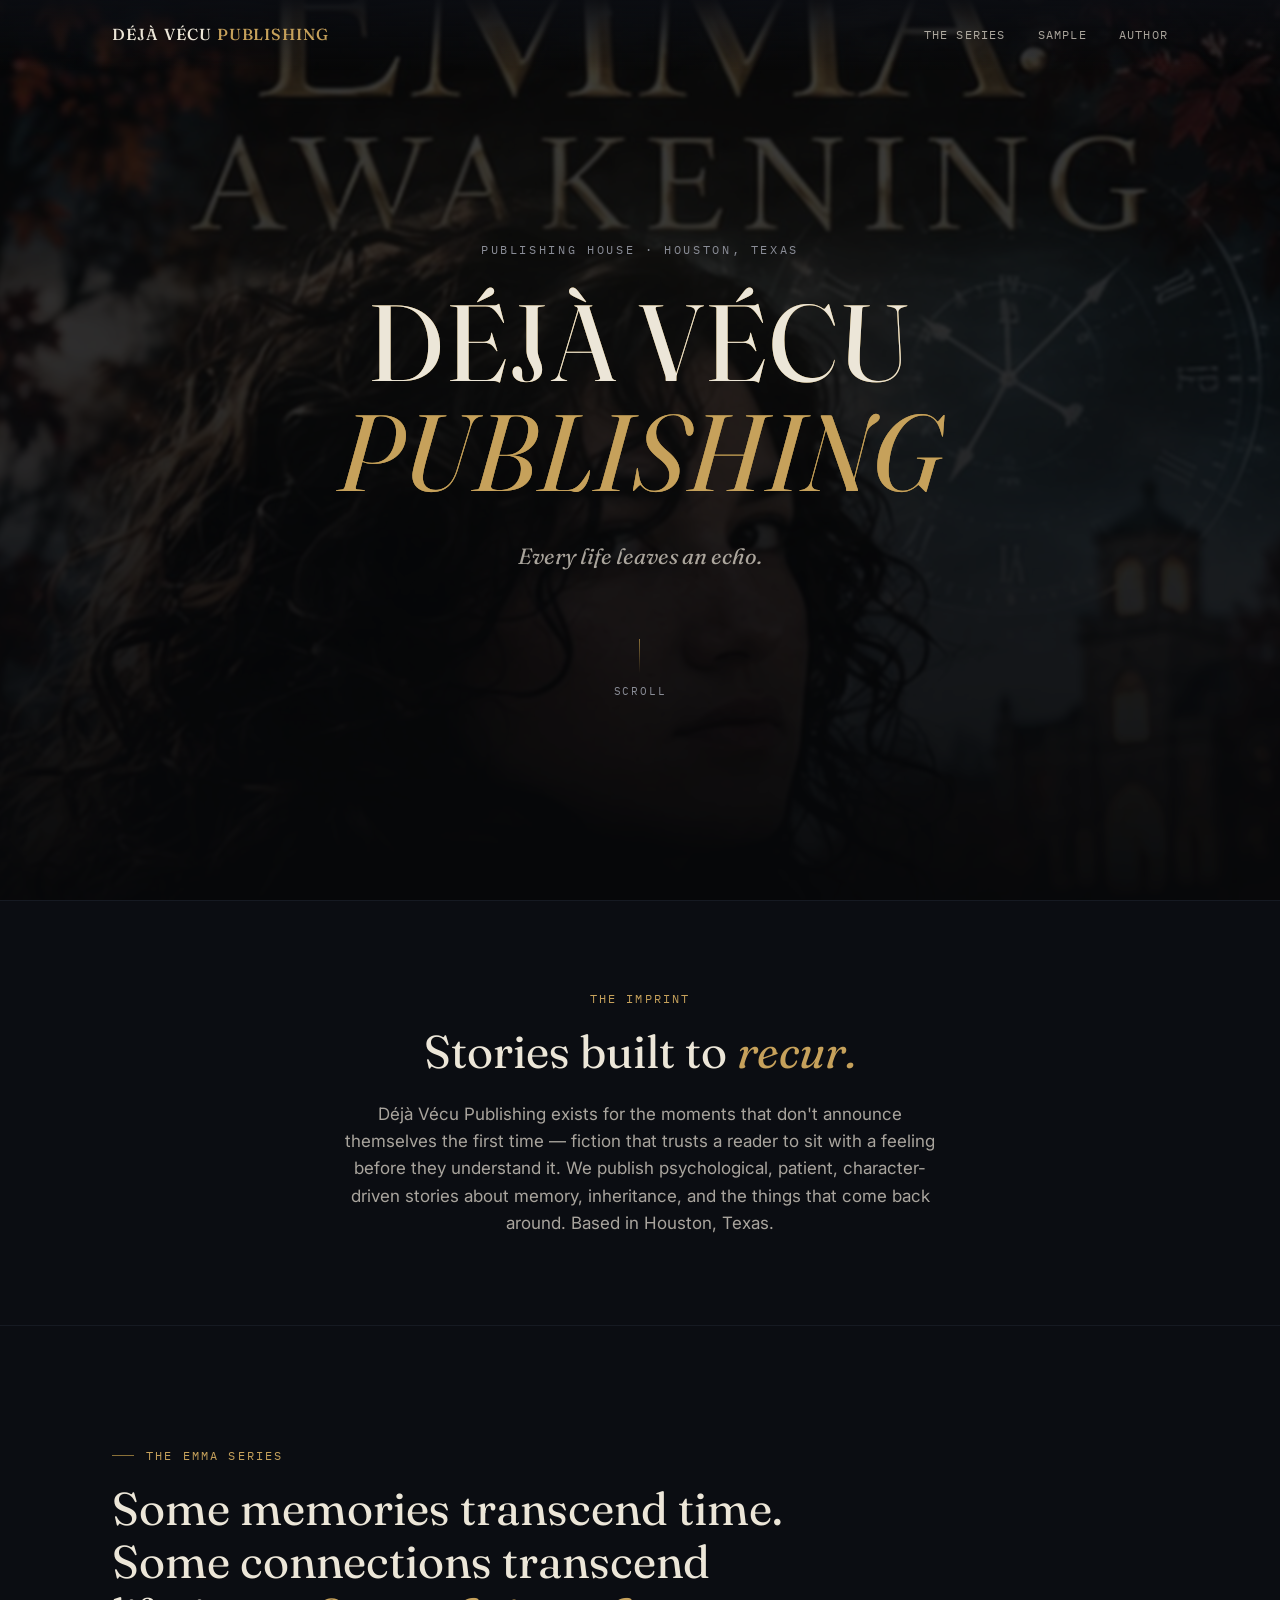
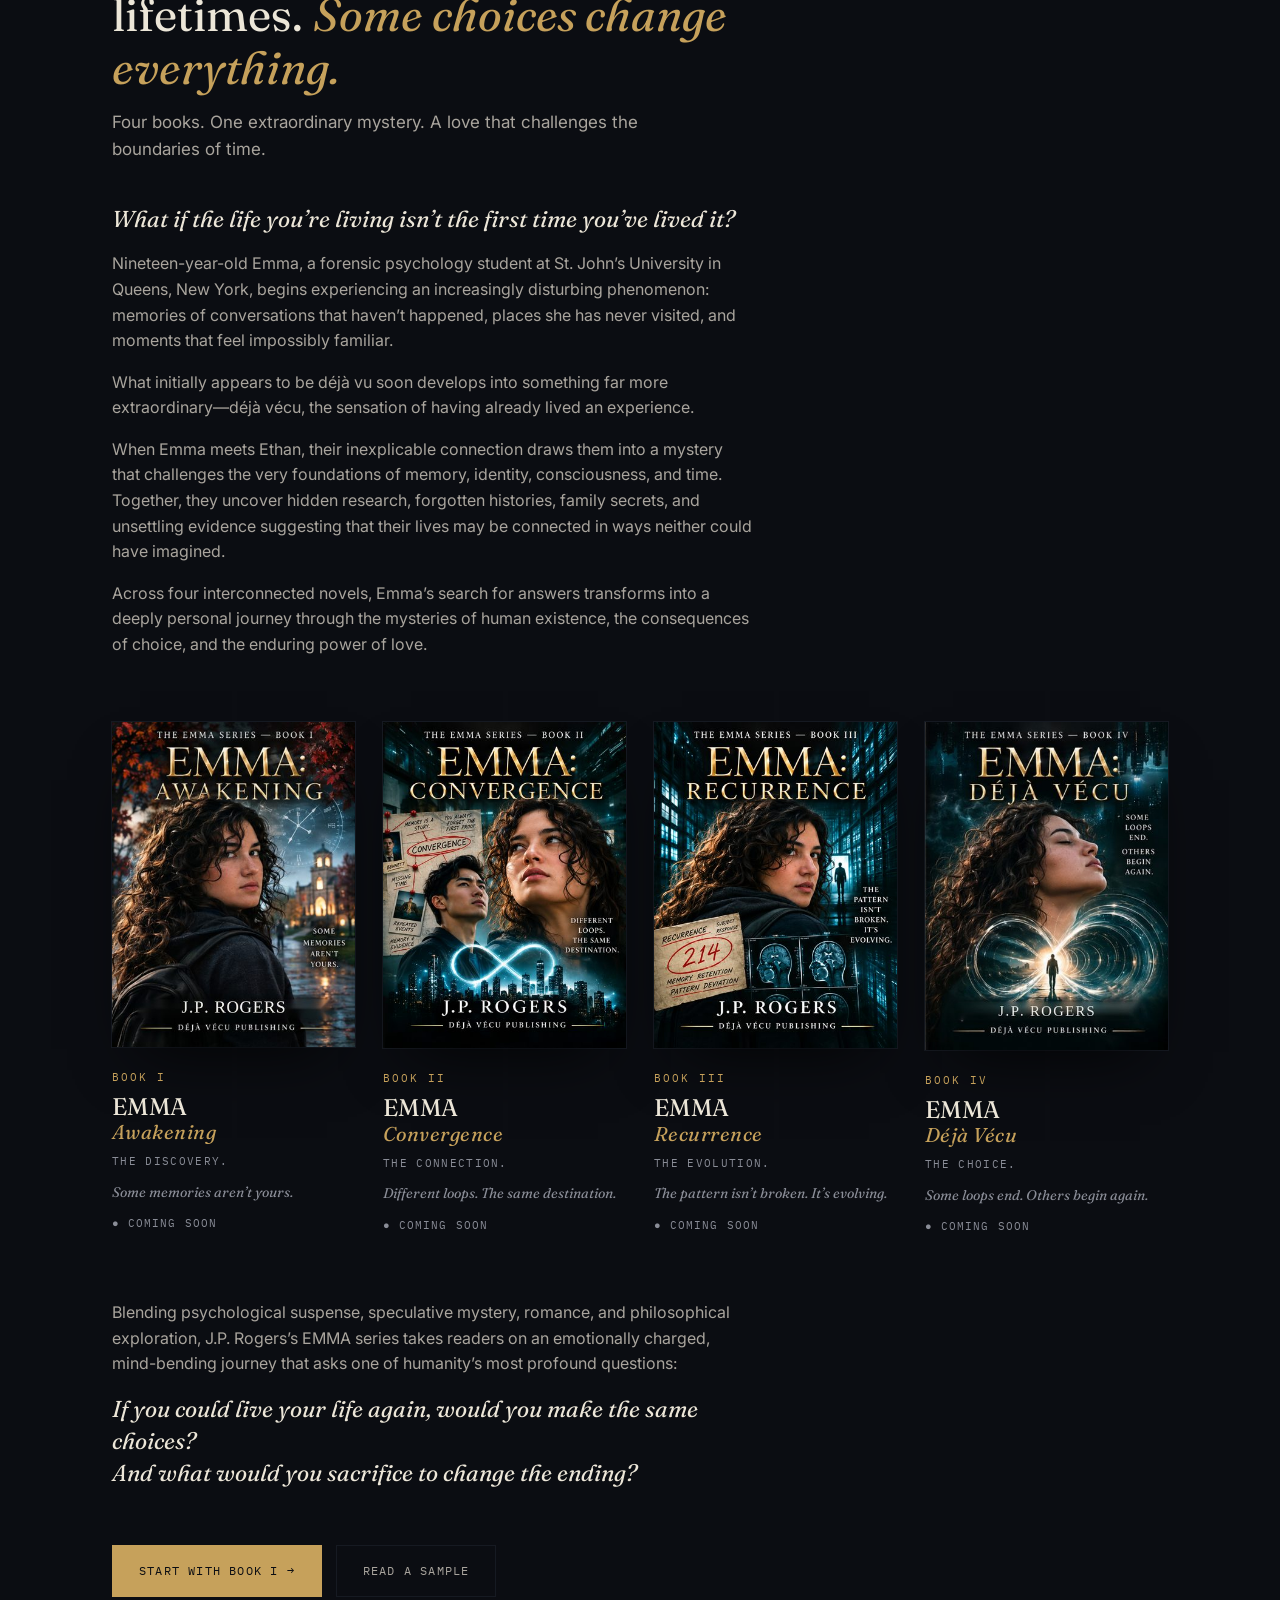
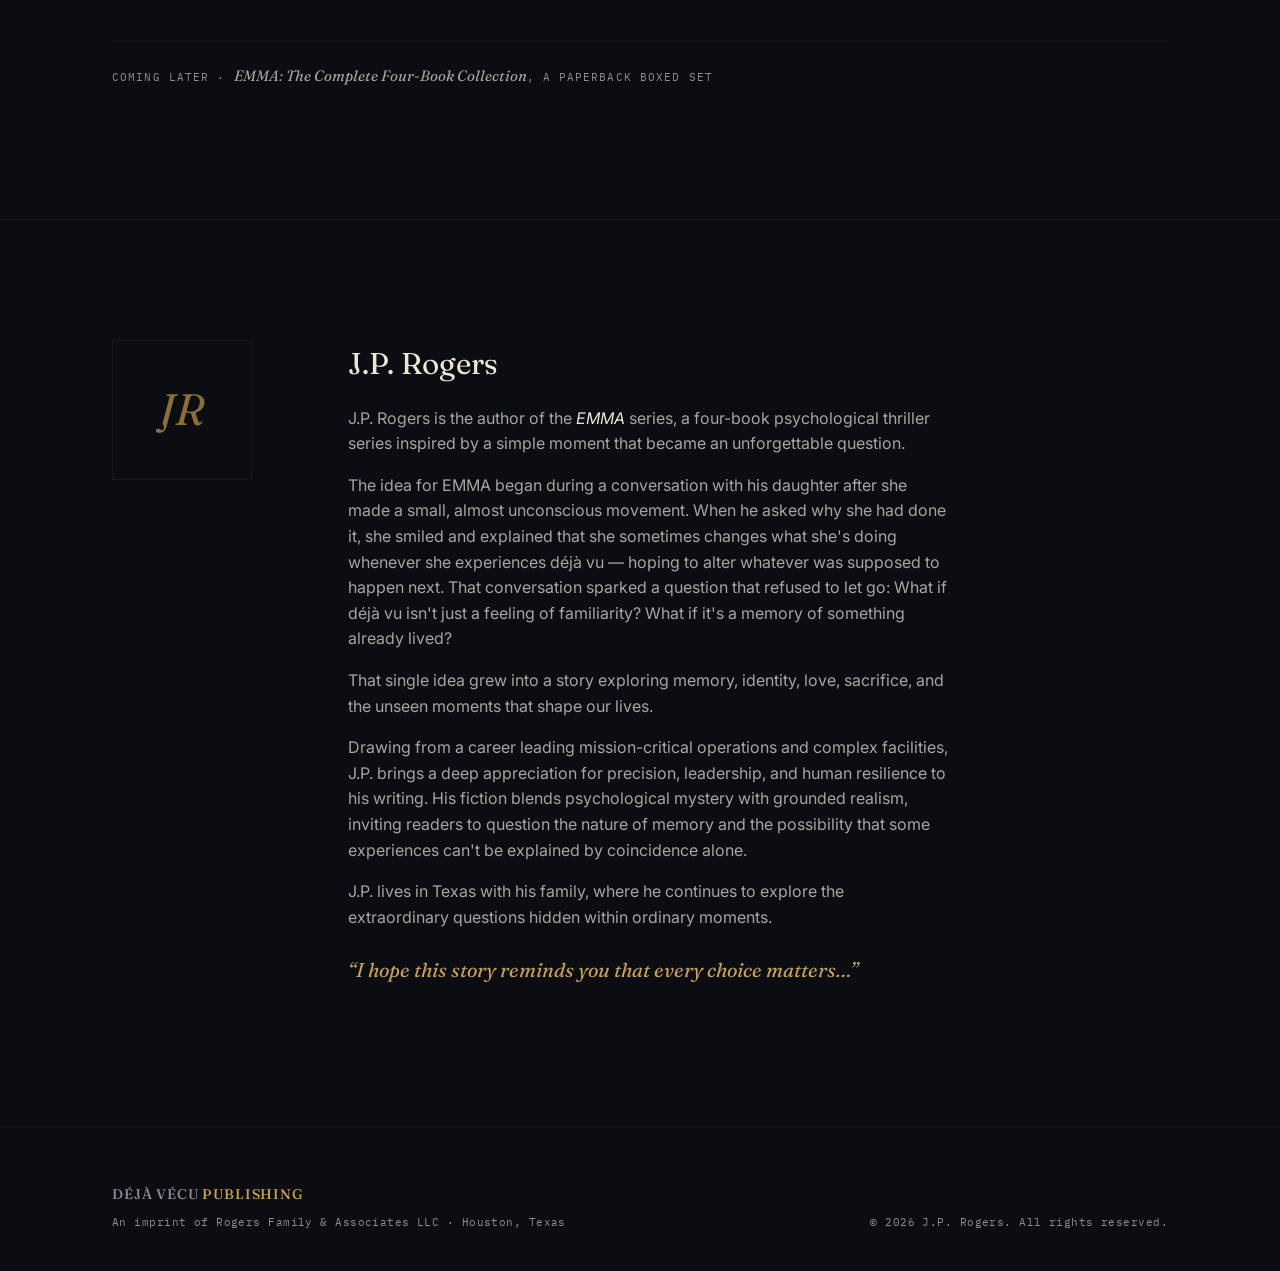
<file: index.html>
<!DOCTYPE html>
<html lang="en">
<head>
<meta charset="UTF-8" />
<meta name="viewport" content="width=device-width, initial-scale=1.0" />
<title>The EMMA Series by J.P. Rogers | Déjà Vécu Publishing</title>
<meta name="description" content="Some memories transcend time. Some connections transcend lifetimes. Some choices change everything. The EMMA series by J.P. Rogers: a psychological thriller in four books, beginning with EMMA: Awakening." />
<meta name="author" content="J.P. Rogers" />
<link rel="canonical" href="https://www.dejavecupublishing.com/" />
<meta property="og:site_name" content="Déjà Vécu Publishing" />
<meta property="og:type" content="website" />
<meta property="og:title" content="The EMMA Series by J.P. Rogers | Déjà Vécu Publishing" />
<meta property="og:description" content="Some memories transcend time. Some connections transcend lifetimes. Some choices change everything. The EMMA series by J.P. Rogers: a psychological thriller in four books, beginning with EMMA: Awakening." />
<meta property="og:url" content="https://www.dejavecupublishing.com/" />
<meta property="og:image" content="https://www.dejavecupublishing.com/assets/og-emma-series.jpg" />
<meta name="twitter:card" content="summary_large_image" />
<meta name="twitter:title" content="The EMMA Series by J.P. Rogers | Déjà Vécu Publishing" />
<meta name="twitter:description" content="Some memories transcend time. Some connections transcend lifetimes. Some choices change everything. The EMMA series by J.P. Rogers: a psychological thriller in four books, beginning with EMMA: Awakening." />
<meta name="twitter:image" content="https://www.dejavecupublishing.com/assets/og-emma-series.jpg" />
<link rel="preconnect" href="https://fonts.googleapis.com">
<link rel="preconnect" href="https://fonts.gstatic.com" crossorigin>
<link href="https://fonts.googleapis.com/css2?family=Fraunces:ital,opsz,wght@0,9..144,300;0,9..144,400;0,9..144,500;0,9..144,600;1,9..144,400;1,9..144,500&family=Inter:wght@400;500;600&family=IBM+Plex+Mono:wght@400;500&display=swap" rel="stylesheet">
<link rel="icon" href="favicon.ico" sizes="any" />
<link rel="icon" type="image/png" sizes="192x192" href="assets/icons/icon-192.png" />
<link rel="apple-touch-icon" href="apple-touch-icon.png" />
<meta name="theme-color" content="#0b0d12" />
<link rel="stylesheet" href="assets/site.css" />
<script type="application/ld+json">
{
 "@context": "https://schema.org",
 "@graph": [
  {
   "@type": "Organization",
   "@id": "https://www.dejavecupublishing.com/#publisher",
   "name": "Déjà Vécu Publishing",
   "url": "https://www.dejavecupublishing.com/",
   "logo": "https://www.dejavecupublishing.com/assets/icons/dejavecu-publishing-logo-light.jpg",
   "parentOrganization": {
    "@type": "Organization",
    "name": "Rogers Family & Associates LLC"
   },
   "address": {
    "@type": "PostalAddress",
    "addressLocality": "Houston",
    "addressRegion": "TX",
    "addressCountry": "US"
   }
  },
  {
   "@type": "Person",
   "@id": "https://www.dejavecupublishing.com/#author",
   "name": "J.P. Rogers",
   "url": "https://www.dejavecupublishing.com/#author"
  },
  {
   "@type": "WebSite",
   "@id": "https://www.dejavecupublishing.com/#website",
   "url": "https://www.dejavecupublishing.com/",
   "name": "Déjà Vécu Publishing",
   "publisher": {
    "@id": "https://www.dejavecupublishing.com/#publisher"
   }
  },
  {
   "@type": "BookSeries",
   "@id": "https://www.dejavecupublishing.com/#emma-series",
   "name": "The EMMA Series",
   "url": "https://www.dejavecupublishing.com/#series",
   "author": {
    "@id": "https://www.dejavecupublishing.com/#author"
   },
   "publisher": {
    "@id": "https://www.dejavecupublishing.com/#publisher"
   },
   "genre": [
    "Psychological Thriller",
    "Psychological Suspense"
   ],
   "inLanguage": "en",
   "description": "Some memories transcend time. Some connections transcend lifetimes. Some choices change everything. A psychological thriller in four books by J.P. Rogers.",
   "hasPart": [
    {
     "@type": "Book",
     "@id": "https://www.dejavecupublishing.com/books/emma-awakening.html#book",
     "name": "EMMA: Awakening",
     "position": 1,
     "url": "https://www.dejavecupublishing.com/books/emma-awakening.html"
    },
    {
     "@type": "Book",
     "@id": "https://www.dejavecupublishing.com/books/emma-convergence.html#book",
     "name": "EMMA: Convergence",
     "position": 2,
     "url": "https://www.dejavecupublishing.com/books/emma-convergence.html"
    },
    {
     "@type": "Book",
     "@id": "https://www.dejavecupublishing.com/books/emma-recurrence.html#book",
     "name": "EMMA: Recurrence",
     "position": 3,
     "url": "https://www.dejavecupublishing.com/books/emma-recurrence.html"
    },
    {
     "@type": "Book",
     "@id": "https://www.dejavecupublishing.com/books/emma-deja-vecu.html#book",
     "name": "EMMA: Déjà Vécu",
     "position": 4,
     "url": "https://www.dejavecupublishing.com/books/emma-deja-vecu.html"
    }
   ]
  }
 ]
}
</script>
</head>
<body>
<header class="site">
  <div class="wrap">
    <a href="index.html" class="wordmark-sm">DÉJÀ&nbsp;VÉCU <span>PUBLISHING</span></a>
    <nav class="links">
      <a href="index.html#series">The Series</a>
      <a href="sample.html">Sample</a>
      <a href="index.html#author">Author</a>
    </nav>
  </div>
</header>

<div id="top"></div>

<section class="hero">
  <div class="hero-inner">
    <div class="hero-eyebrow">Publishing House · Houston, Texas</div>
    <div class="echo-wrap">
      <div class="echo-ghost g1" aria-hidden="true">DÉJÀ VÉCU<br /><em>PUBLISHING</em></div>
      <div class="echo-ghost g2" aria-hidden="true">DÉJÀ VÉCU<br /><em>PUBLISHING</em></div>
      <h1 class="wordmark-lg">DÉJÀ VÉCU<br /><em>PUBLISHING</em></h1>
    </div>
    <p class="tagline">Every life leaves an echo.</p>
    <div class="scroll-cue"><span class="line"></span>Scroll</div>
  </div>
</section>

<section class="imprint tight">
  <div class="wrap">
    <div class="eyebrow">The Imprint</div>
    <div class="section-head">
      <h2>Stories built to <em>recur.</em></h2>
    </div>
    <p class="lede">
      Déjà Vécu Publishing exists for the moments that don't announce themselves the first time —
      fiction that trusts a reader to sit with a feeling before they understand it. We publish
      psychological, patient, character-driven stories about memory, inheritance, and the things
      that come back around. Based in Houston, Texas.
    </p>
  </div>
</section>

<section class="series" id="series">
  <div class="wrap">
    <div class="eyebrow">The EMMA Series</div>
    <div class="section-head">
      <h2>Some memories transcend time. Some connections transcend lifetimes. <em>Some choices change everything.</em></h2>
      <p class="lede" style="margin-top:14px;">Four books. One extraordinary mystery. A love that challenges the boundaries of time.</p>
    </div>
    <div class="series-intro">
      <p class="series-q">What if the life you’re living isn’t the first time you’ve lived it?</p>
      <p>Nineteen-year-old Emma, a forensic psychology student at St. John’s University in Queens, New York, begins experiencing an increasingly disturbing phenomenon: memories of conversations that haven’t happened, places she has never visited, and moments that feel impossibly familiar.</p>
      <p>What initially appears to be déjà vu soon develops into something far more extraordinary—déjà vécu, the sensation of having already lived an experience.</p>
      <p>When Emma meets Ethan, their inexplicable connection draws them into a mystery that challenges the very foundations of memory, identity, consciousness, and time. Together, they uncover hidden research, forgotten histories, family secrets, and unsettling evidence suggesting that their lives may be connected in ways neither could have imagined.</p>
      <p>Across four interconnected novels, Emma’s search for answers transforms into a deeply personal journey through the mysteries of human existence, the consequences of choice, and the enduring power of love.</p>
    </div>
    <div class="series-grid">
      <a class="series-card" href="books/emma-awakening.html">
        <img class="cover" src="assets/covers/emma-awakening-sm.jpg" alt="Cover of EMMA: Awakening, Book I of the EMMA series by J.P. Rogers" loading="lazy" width="400" />
        <span class="book-num">Book I</span>
        <h3>EMMA <span class="sub">Awakening</span></h3>
        <p class="role">The discovery.</p>
        <p class="hook">Some memories aren’t yours.</p>
        <span class="status pending">● Coming soon</span>
      </a>
      <a class="series-card" href="books/emma-convergence.html">
        <img class="cover" src="assets/covers/emma-convergence-sm.jpg" alt="Cover of EMMA: Convergence, Book II of the EMMA series by J.P. Rogers" loading="lazy" width="400" />
        <span class="book-num">Book II</span>
        <h3>EMMA <span class="sub">Convergence</span></h3>
        <p class="role">The connection.</p>
        <p class="hook">Different loops. The same destination.</p>
        <span class="status pending">● Coming soon</span>
      </a>
      <a class="series-card" href="books/emma-recurrence.html">
        <img class="cover" src="assets/covers/emma-recurrence-sm.jpg" alt="Cover of EMMA: Recurrence, Book III of the EMMA series by J.P. Rogers" loading="lazy" width="400" />
        <span class="book-num">Book III</span>
        <h3>EMMA <span class="sub">Recurrence</span></h3>
        <p class="role">The evolution.</p>
        <p class="hook">The pattern isn’t broken. It’s evolving.</p>
        <span class="status pending">● Coming soon</span>
      </a>
      <a class="series-card" href="books/emma-deja-vecu.html">
        <img class="cover" src="assets/covers/emma-deja-vecu-sm.jpg" alt="Cover of EMMA: Déjà Vécu, Book IV of the EMMA series by J.P. Rogers" loading="lazy" width="400" />
        <span class="book-num">Book IV</span>
        <h3>EMMA <span class="sub">Déjà Vécu</span></h3>
        <p class="role">The choice.</p>
        <p class="hook">Some loops end. Others begin again.</p>
        <span class="status pending">● Coming soon</span>
      </a>
    </div>
    <div class="series-close">
      <p>Blending psychological suspense, speculative mystery, romance, and philosophical exploration, J.P. Rogers’s EMMA series takes readers on an emotionally charged, mind-bending journey that asks one of humanity’s most profound questions:</p>
      <p class="series-q">If you could live your life again, would you make the same choices?<br />And what would you sacrifice to change the ending?</p>
    </div>
    <div class="series-cta">
      <a class="btn btn-primary" href="books/emma-awakening.html">Start with Book I →</a>
      <a class="btn btn-ghost" href="sample.html">Read a Sample</a>
    </div>
    <p class="collection-note">Coming later · <em>EMMA: The Complete Four-Book Collection</em>, a paperback boxed set</p>
  </div>
</section>

<section class="author" id="author">
  <div class="wrap">
    <div class="author-grid">
      <div class="author-mark" aria-hidden="true">JR</div>
      <div>
        <h2>J.P. Rogers</h2>
        <p>
          J.P. Rogers is the author of the <em style="color:var(--paper); font-style:italic;">EMMA</em> series,
          a four-book psychological thriller series inspired by a simple moment that became an unforgettable question.
        </p>
        <p>
          The idea for EMMA began during a conversation with his daughter after she made a small, almost
          unconscious movement. When he asked why she had done it, she smiled and explained that she
          sometimes changes what she's doing whenever she experiences déjà vu — hoping to alter whatever
          was supposed to happen next. That conversation sparked a question that refused to let go: What if
          déjà vu isn't just a feeling of familiarity? What if it's a memory of something already lived?
        </p>
        <p>
          That single idea grew into a story exploring memory, identity, love, sacrifice, and the unseen
          moments that shape our lives.
        </p>
        <p>
          Drawing from a career leading mission-critical operations and complex facilities, J.P. brings a
          deep appreciation for precision, leadership, and human resilience to his writing. His fiction blends
          psychological mystery with grounded realism, inviting readers to question the nature of memory and
          the possibility that some experiences can't be explained by coincidence alone.
        </p>
        <p>
          J.P. lives in Texas with his family, where he continues to explore the extraordinary questions
          hidden within ordinary moments.
        </p>
        <p class="pull">“I hope this story reminds you that every choice matters…”</p>
      </div>
    </div>
  </div>
</section>

<footer>
  <div class="wrap">
    <div class="foot-bottom">
      <div>
        <div class="wordmark-sm">DÉJÀ&nbsp;VÉCU <span style="color:var(--gold);">PUBLISHING</span></div>
        <div style="margin-top:8px;">An imprint of Rogers Family &amp; Associates LLC · Houston, Texas</div>
      </div>
      <div>© 2026 J.P. Rogers. All rights reserved.</div>
    </div>
  </div>
</footer>
</body>
</html>
</file>
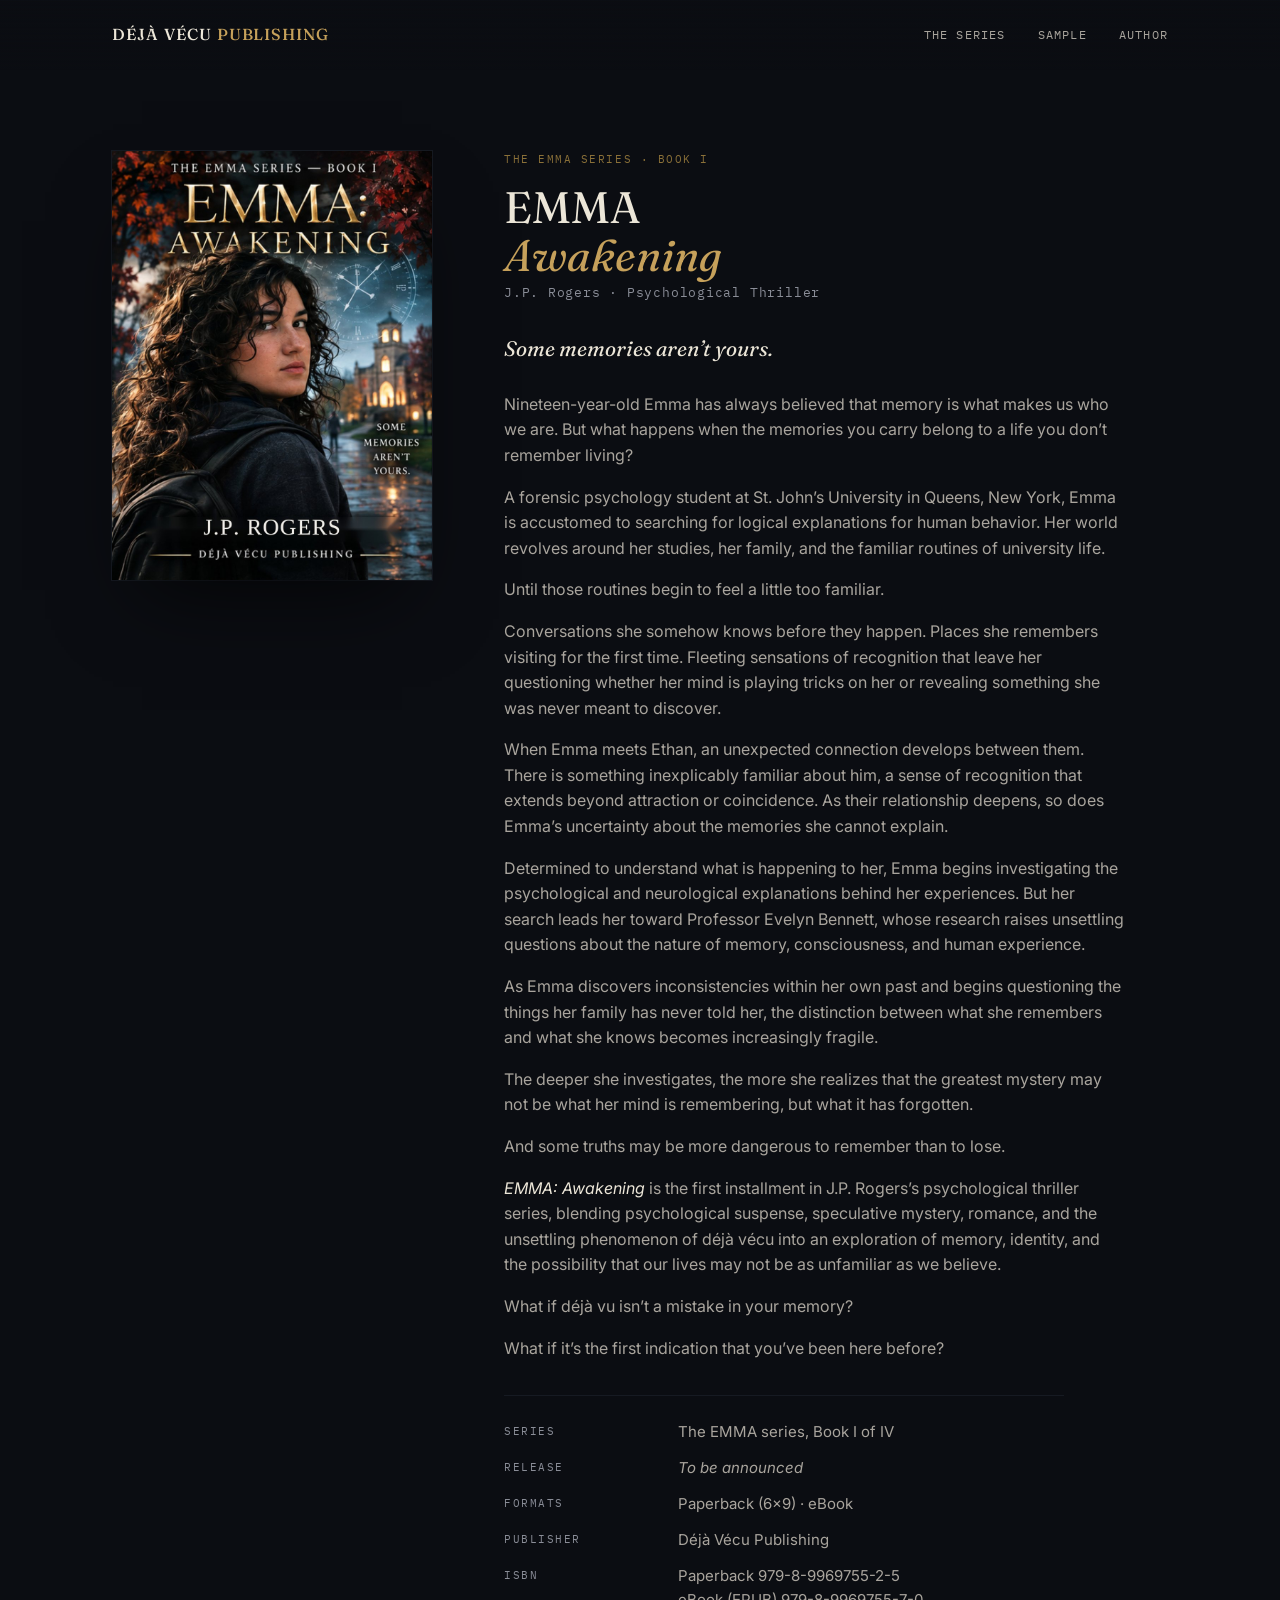
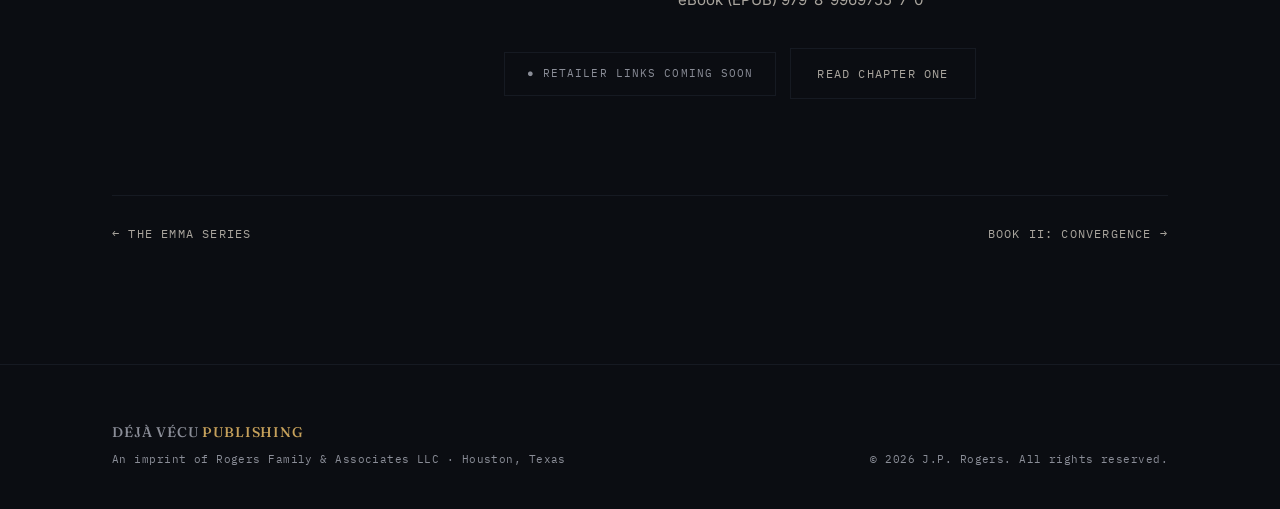
<file: emma-awakening.html>
<!DOCTYPE html>
<html lang="en">
<head>
<meta charset="UTF-8" />
<meta name="viewport" content="width=device-width, initial-scale=1.0" />
<title>EMMA: Awakening (Book I) by J.P. Rogers | Déjà Vécu Publishing</title>
<meta name="description" content="EMMA: Awakening, Book I of the EMMA series, a psychological thriller series by J.P. Rogers. Some memories aren’t yours." />
<meta name="author" content="J.P. Rogers" />
<link rel="canonical" href="https://www.dejavecupublishing.com/books/emma-awakening.html" />
<meta property="og:site_name" content="Déjà Vécu Publishing" />
<meta property="og:type" content="book" />
<meta property="og:title" content="EMMA: Awakening (Book I) by J.P. Rogers | Déjà Vécu Publishing" />
<meta property="og:description" content="EMMA: Awakening, Book I of the EMMA series, a psychological thriller series by J.P. Rogers. Some memories aren’t yours." />
<meta property="og:url" content="https://www.dejavecupublishing.com/books/emma-awakening.html" />
<meta property="og:image" content="https://www.dejavecupublishing.com/assets/covers/emma-awakening.jpg" />
<meta name="twitter:card" content="summary_large_image" />
<meta name="twitter:title" content="EMMA: Awakening (Book I) by J.P. Rogers | Déjà Vécu Publishing" />
<meta name="twitter:description" content="EMMA: Awakening, Book I of the EMMA series, a psychological thriller series by J.P. Rogers. Some memories aren’t yours." />
<meta name="twitter:image" content="https://www.dejavecupublishing.com/assets/covers/emma-awakening.jpg" />
<link rel="preconnect" href="https://fonts.googleapis.com">
<link rel="preconnect" href="https://fonts.gstatic.com" crossorigin>
<link href="https://fonts.googleapis.com/css2?family=Fraunces:ital,opsz,wght@0,9..144,300;0,9..144,400;0,9..144,500;0,9..144,600;1,9..144,400;1,9..144,500&family=Inter:wght@400;500;600&family=IBM+Plex+Mono:wght@400;500&display=swap" rel="stylesheet">
<link rel="stylesheet" href="../assets/site.css" />
</head>
<body>
<header class="site">
  <div class="wrap">
    <a href="../index.html" class="wordmark-sm">DÉJÀ&nbsp;VÉCU <span>PUBLISHING</span></a>
    <nav class="links">
      <a href="../index.html#series">The Series</a>
      <a href="../sample.html">Sample</a>
      <a href="../index.html#author">Author</a>
    </nav>
  </div>
</header>

<section class="featured book-page">
  <div class="wrap">
    <div class="book-grid">
      <div class="book-cover-frame">
        <img src="../assets/covers/emma-awakening.jpg" alt="Cover of EMMA: Awakening, Book I of the EMMA series by J.P. Rogers" width="900" />
      </div>
      <div>
        <span class="cycle-tag">The EMMA Series · Book I</span>
        <h1 class="book-title">EMMA <span class="sub">Awakening</span></h1>
        <div class="book-byline">J.P. Rogers · Psychological Thriller</div>
        <p class="book-hook">Some memories aren’t yours.</p>

        <div class="book-synopsis">
          <p>Nineteen-year-old Emma has always believed that memory is what makes us who we are. But what happens when the memories you carry belong to a life you don’t remember living?</p>
          <p>A forensic psychology student at St. John’s University in Queens, New York, Emma is accustomed to searching for logical explanations for human behavior. Her world revolves around her studies, her family, and the familiar routines of university life.</p>
          <p>Until those routines begin to feel a little too familiar.</p>
          <p>Conversations she somehow knows before they happen. Places she remembers visiting for the first time. Fleeting sensations of recognition that leave her questioning whether her mind is playing tricks on her or revealing something she was never meant to discover.</p>
          <p>When Emma meets Ethan, an unexpected connection develops between them. There is something inexplicably familiar about him, a sense of recognition that extends beyond attraction or coincidence. As their relationship deepens, so does Emma’s uncertainty about the memories she cannot explain.</p>
          <p>Determined to understand what is happening to her, Emma begins investigating the psychological and neurological explanations behind her experiences. But her search leads her toward Professor Evelyn Bennett, whose research raises unsettling questions about the nature of memory, consciousness, and human experience.</p>
          <p>As Emma discovers inconsistencies within her own past and begins questioning the things her family has never told her, the distinction between what she remembers and what she knows becomes increasingly fragile.</p>
          <p>The deeper she investigates, the more she realizes that the greatest mystery may not be what her mind is remembering, but what it has forgotten.</p>
          <p>And some truths may be more dangerous to remember than to lose.</p>
          <p><em>EMMA: Awakening</em> is the first installment in J.P. Rogers’s psychological thriller series, blending psychological suspense, speculative mystery, romance, and the unsettling phenomenon of déjà vécu into an exploration of memory, identity, and the possibility that our lives may not be as unfamiliar as we believe.</p>
          <p>What if déjà vu isn’t a mistake in your memory?</p>
          <p>What if it’s the first indication that you’ve been here before?</p>
        </div>

        <dl class="details">
          <dt>Series</dt><dd>The EMMA series, Book I of IV</dd>
          <!-- PLACEHOLDER: RELEASE DATE, Book I. Replace the text below with the confirmed date. -->
          <dt>Release</dt><dd class="tbd">To be announced</dd>
          <dt>Formats</dt><dd>Paperback (6×9) · eBook</dd>
          <dt>Publisher</dt><dd>Déjà Vécu Publishing</dd>
          <dt>ISBN</dt><dd>Paperback 979-8-9969755-2-5<br />eBook (EPUB) 979-8-9969755-7-0</dd>
        </dl>

        <div class="buy-row">
          <!-- PLACEHOLDER: RETAILER LINKS, Book I. Replace the badge below with buttons, e.g.
          <a class="btn btn-primary" href="RETAILER_URL" target="_blank" rel="noopener">Paperback</a>
          <a class="btn btn-ghost" href="RETAILER_URL" target="_blank" rel="noopener">eBook</a>
          -->
          <span class="status pending" style="padding:12px 22px; border:1px solid var(--slate-line);">● Retailer links coming soon</span>
        <a class="btn btn-ghost" href="../sample.html">Read Chapter One</a>
        </div>
      </div>
    </div>

    <nav class="book-nav" aria-label="Series navigation">
      <a class="prev" href="../index.html#series">← The EMMA series</a>
      <a class="next" href="emma-convergence.html">Book II: Convergence →</a>
    </nav>
  </div>
</section>

<footer>
  <div class="wrap">
    <div class="foot-bottom">
      <div>
        <div class="wordmark-sm">DÉJÀ&nbsp;VÉCU <span style="color:var(--gold);">PUBLISHING</span></div>
        <div style="margin-top:8px;">An imprint of Rogers Family &amp; Associates LLC · Houston, Texas</div>
      </div>
      <div>© 2026 J.P. Rogers. All rights reserved.</div>
    </div>
  </div>
</footer>
</body>
</html>
</file>
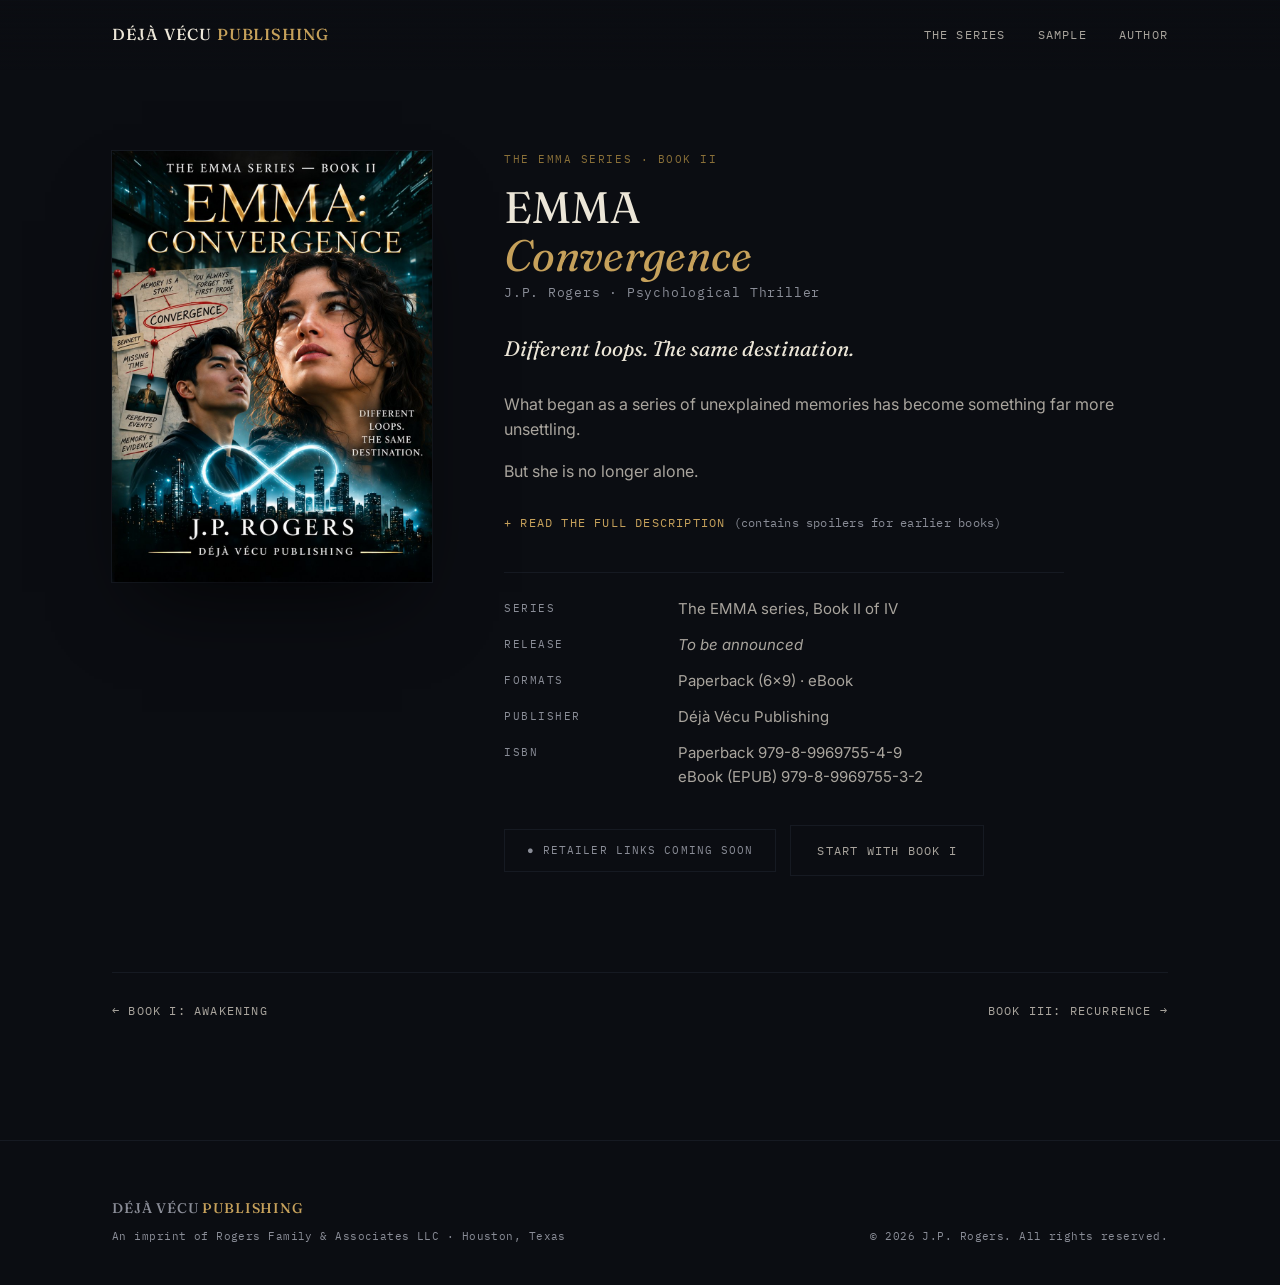
<file: emma-convergence.html>
<!DOCTYPE html>
<html lang="en">
<head>
<meta charset="UTF-8" />
<meta name="viewport" content="width=device-width, initial-scale=1.0" />
<title>EMMA: Convergence (Book II) by J.P. Rogers | Déjà Vécu Publishing</title>
<meta name="description" content="EMMA: Convergence, Book II of the EMMA series, a psychological thriller series by J.P. Rogers. Different loops. The same destination." />
<meta name="author" content="J.P. Rogers" />
<link rel="canonical" href="https://www.dejavecupublishing.com/books/emma-convergence.html" />
<meta property="og:site_name" content="Déjà Vécu Publishing" />
<meta property="og:type" content="book" />
<meta property="og:title" content="EMMA: Convergence (Book II) by J.P. Rogers | Déjà Vécu Publishing" />
<meta property="og:description" content="EMMA: Convergence, Book II of the EMMA series, a psychological thriller series by J.P. Rogers. Different loops. The same destination." />
<meta property="og:url" content="https://www.dejavecupublishing.com/books/emma-convergence.html" />
<meta property="og:image" content="https://www.dejavecupublishing.com/assets/covers/emma-convergence.jpg" />
<meta name="twitter:card" content="summary_large_image" />
<meta name="twitter:title" content="EMMA: Convergence (Book II) by J.P. Rogers | Déjà Vécu Publishing" />
<meta name="twitter:description" content="EMMA: Convergence, Book II of the EMMA series, a psychological thriller series by J.P. Rogers. Different loops. The same destination." />
<meta name="twitter:image" content="https://www.dejavecupublishing.com/assets/covers/emma-convergence.jpg" />
<link rel="preconnect" href="https://fonts.googleapis.com">
<link rel="preconnect" href="https://fonts.gstatic.com" crossorigin>
<link href="https://fonts.googleapis.com/css2?family=Fraunces:ital,opsz,wght@0,9..144,300;0,9..144,400;0,9..144,500;0,9..144,600;1,9..144,400;1,9..144,500&family=Inter:wght@400;500;600&family=IBM+Plex+Mono:wght@400;500&display=swap" rel="stylesheet">
<link rel="stylesheet" href="../assets/site.css" />
</head>
<body>
<header class="site">
  <div class="wrap">
    <a href="../index.html" class="wordmark-sm">DÉJÀ&nbsp;VÉCU <span>PUBLISHING</span></a>
    <nav class="links">
      <a href="../index.html#series">The Series</a>
      <a href="../sample.html">Sample</a>
      <a href="../index.html#author">Author</a>
    </nav>
  </div>
</header>

<section class="featured book-page">
  <div class="wrap">
    <div class="book-grid">
      <div class="book-cover-frame">
        <img src="../assets/covers/emma-convergence.jpg" alt="Cover of EMMA: Convergence, Book II of the EMMA series by J.P. Rogers" width="900" />
      </div>
      <div>
        <span class="cycle-tag">The EMMA Series · Book II</span>
        <h1 class="book-title">EMMA <span class="sub">Convergence</span></h1>
        <div class="book-byline">J.P. Rogers · Psychological Thriller</div>
        <p class="book-hook">Different loops. The same destination.</p>

        <div class="book-synopsis">
          <p>What began as a series of unexplained memories has become something far more unsettling.</p>
          <p>But she is no longer alone.</p>
          <details class="spoiler">
            <summary>Read the full description <span>(contains spoilers for earlier books)</span></summary>
          <p>What began as a series of unexplained memories has become something far more unsettling.</p>
          <p>Emma can no longer dismiss the inconsistencies surrounding her life as coincidence. Conversations she remembers before they happen, familiar experiences she cannot explain, and fragments of a past that seemingly never existed are forcing her to question the very nature of her reality.</p>
          <p>But she is no longer alone.</p>
          <p>As Ethan begins experiencing anomalies of his own, their growing connection becomes intertwined with a mystery neither of them fully understands. Together, they search for patterns within their memories, hoping to uncover an explanation for experiences that defy conventional reasoning.</p>
          <p>Their investigation draws them deeper into Professor Evelyn Bennett’s research and forgotten histories. What once appeared to be unrelated discoveries begin to converge, suggesting connections that challenge everything Emma believes about memory, identity, and time.</p>
          <p>Every answer leads to another question. Every discovery makes coincidence less convincing. And every familiar moment carries the unsettling possibility that their lives have intersected before.</p>
          <p>As the boundaries between memory and reality become increasingly uncertain, Emma must confront a possibility more frightening than the memories themselves:</p>
          <p>What if the life she remembers isn’t the only life she’s lived?</p>
          <p>With Ethan beside her, Emma struggles to determine what is real, what can be trusted, and whether the connection they share belongs to the present—or to something far greater than either of them can comprehend.</p>
          <p>But discovering the truth may come at a cost neither is prepared to accept.</p>
          <p><em>EMMA: Convergence</em> is the second installment in J.P. Rogers’s psychological thriller series. Blending psychological suspense, mystery, speculative fiction, and an increasingly complex love story, it explores the fragile relationship between memory and identity, the nature of human connection, and the possibility that some encounters are never truly accidental.</p>
          <p>When separate paths begin to converge, the most dangerous discovery may be where they ultimately lead.</p>
          </details>
        </div>

        <dl class="details">
          <dt>Series</dt><dd>The EMMA series, Book II of IV</dd>
          <!-- PLACEHOLDER: RELEASE DATE, Book II. Replace the text below with the confirmed date. -->
          <dt>Release</dt><dd class="tbd">To be announced</dd>
          <dt>Formats</dt><dd>Paperback (6×9) · eBook</dd>
          <dt>Publisher</dt><dd>Déjà Vécu Publishing</dd>
          <dt>ISBN</dt><dd>Paperback 979-8-9969755-4-9<br />eBook (EPUB) 979-8-9969755-3-2</dd>
        </dl>

        <div class="buy-row">
          <!-- PLACEHOLDER: RETAILER LINKS, Book II. Replace the badge below with buttons, e.g.
          <a class="btn btn-primary" href="RETAILER_URL" target="_blank" rel="noopener">Paperback</a>
          <a class="btn btn-ghost" href="RETAILER_URL" target="_blank" rel="noopener">eBook</a>
          -->
          <span class="status pending" style="padding:12px 22px; border:1px solid var(--slate-line);">● Retailer links coming soon</span>
        <a class="btn btn-ghost" href="emma-awakening.html">Start with Book I</a>
        </div>
      </div>
    </div>

    <nav class="book-nav" aria-label="Series navigation">
      <a class="prev" href="emma-awakening.html">← Book I: Awakening</a>
      <a class="next" href="emma-recurrence.html">Book III: Recurrence →</a>
    </nav>
  </div>
</section>

<footer>
  <div class="wrap">
    <div class="foot-bottom">
      <div>
        <div class="wordmark-sm">DÉJÀ&nbsp;VÉCU <span style="color:var(--gold);">PUBLISHING</span></div>
        <div style="margin-top:8px;">An imprint of Rogers Family &amp; Associates LLC · Houston, Texas</div>
      </div>
      <div>© 2026 J.P. Rogers. All rights reserved.</div>
    </div>
  </div>
</footer>
</body>
</html>
</file>
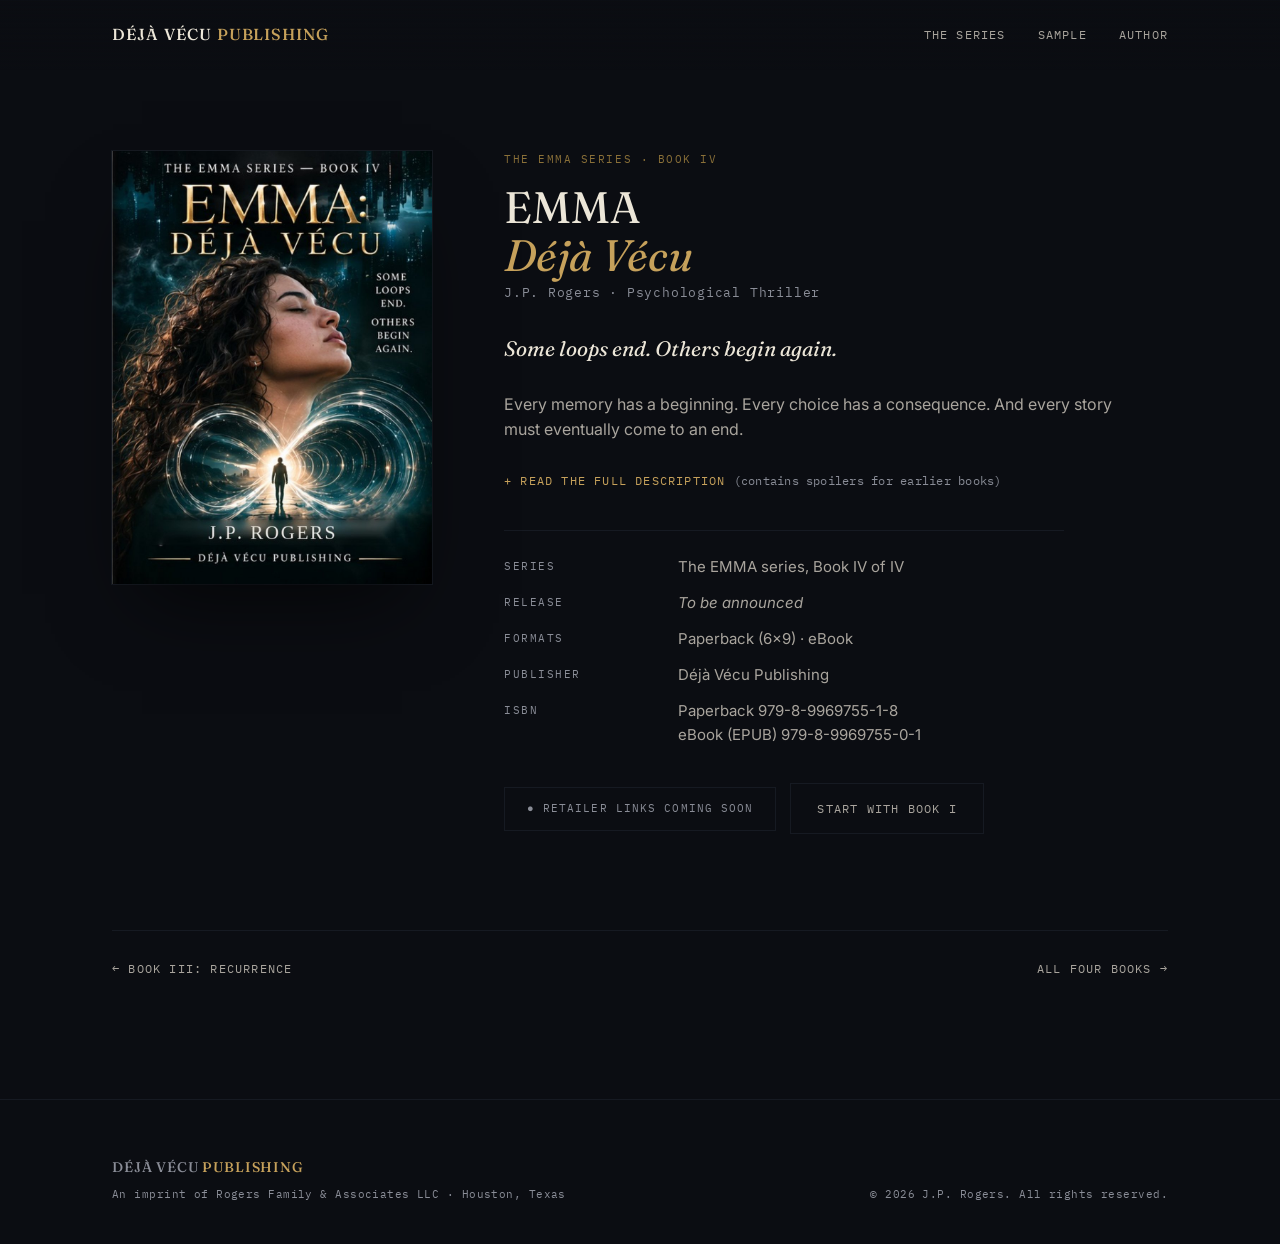
<file: emma-deja-vecu.html>
<!DOCTYPE html>
<html lang="en">
<head>
<meta charset="UTF-8" />
<meta name="viewport" content="width=device-width, initial-scale=1.0" />
<title>EMMA: Déjà Vécu (Book IV) by J.P. Rogers | Déjà Vécu Publishing</title>
<meta name="description" content="EMMA: Déjà Vécu, Book IV of the EMMA series, a psychological thriller series by J.P. Rogers. Some loops end. Others begin again." />
<meta name="author" content="J.P. Rogers" />
<link rel="canonical" href="https://www.dejavecupublishing.com/books/emma-deja-vecu.html" />
<meta property="og:site_name" content="Déjà Vécu Publishing" />
<meta property="og:type" content="book" />
<meta property="og:title" content="EMMA: Déjà Vécu (Book IV) by J.P. Rogers | Déjà Vécu Publishing" />
<meta property="og:description" content="EMMA: Déjà Vécu, Book IV of the EMMA series, a psychological thriller series by J.P. Rogers. Some loops end. Others begin again." />
<meta property="og:url" content="https://www.dejavecupublishing.com/books/emma-deja-vecu.html" />
<meta property="og:image" content="https://www.dejavecupublishing.com/assets/covers/emma-deja-vecu.jpg" />
<meta name="twitter:card" content="summary_large_image" />
<meta name="twitter:title" content="EMMA: Déjà Vécu (Book IV) by J.P. Rogers | Déjà Vécu Publishing" />
<meta name="twitter:description" content="EMMA: Déjà Vécu, Book IV of the EMMA series, a psychological thriller series by J.P. Rogers. Some loops end. Others begin again." />
<meta name="twitter:image" content="https://www.dejavecupublishing.com/assets/covers/emma-deja-vecu.jpg" />
<link rel="preconnect" href="https://fonts.googleapis.com">
<link rel="preconnect" href="https://fonts.gstatic.com" crossorigin>
<link href="https://fonts.googleapis.com/css2?family=Fraunces:ital,opsz,wght@0,9..144,300;0,9..144,400;0,9..144,500;0,9..144,600;1,9..144,400;1,9..144,500&family=Inter:wght@400;500;600&family=IBM+Plex+Mono:wght@400;500&display=swap" rel="stylesheet">
<link rel="stylesheet" href="../assets/site.css" />
</head>
<body>
<header class="site">
  <div class="wrap">
    <a href="../index.html" class="wordmark-sm">DÉJÀ&nbsp;VÉCU <span>PUBLISHING</span></a>
    <nav class="links">
      <a href="../index.html#series">The Series</a>
      <a href="../sample.html">Sample</a>
      <a href="../index.html#author">Author</a>
    </nav>
  </div>
</header>

<section class="featured book-page">
  <div class="wrap">
    <div class="book-grid">
      <div class="book-cover-frame">
        <img src="../assets/covers/emma-deja-vecu.jpg" alt="Cover of EMMA: Déjà Vécu, Book IV of the EMMA series by J.P. Rogers" width="900" />
      </div>
      <div>
        <span class="cycle-tag">The EMMA Series · Book IV</span>
        <h1 class="book-title">EMMA <span class="sub">Déjà Vécu</span></h1>
        <div class="book-byline">J.P. Rogers · Psychological Thriller</div>
        <p class="book-hook">Some loops end. Others begin again.</p>

        <div class="book-synopsis">
          <p>Every memory has a beginning. Every choice has a consequence. And every story must eventually come to an end.</p>
          <details class="spoiler">
            <summary>Read the full description <span>(contains spoilers for earlier books)</span></summary>
          <p>Every memory has a beginning. Every choice has a consequence. And every story must eventually come to an end.</p>
          <p>Emma has spent her journey searching for answers to questions that once seemed impossible. She has questioned her memories, challenged her understanding of reality, and uncovered connections that extend beyond the boundaries of a single lifetime.</p>
          <p>What began as déjà vu became an awakening. What appeared to be coincidence became convergence. What seemed inevitable became recurrence.</p>
          <p>Now, Emma must confront the truth behind it all.</p>
          <p>As the mysteries surrounding Professor Evelyn Bennett’s research and her extraordinary connection with Ethan begin to come together, Emma discovers that understanding the nature of her experiences is only part of the answer.</p>
          <p>The greater challenge is deciding what to do with that knowledge.</p>
          <p>For Emma and Ethan, their relationship has become something far more profound than either could have imagined. Their connection challenges the conventional understanding of love, memory, and human existence.</p>
          <p>With the weight of forgotten histories and the uncertainty of an unwritten future bearing down upon her, Emma must decide whether to trust the memories that have guided her or embrace the freedom of a life that has yet to unfold.</p>
          <p>Can the past truly be changed?</p>
          <p>Are the choices we make our own, or are we unknowingly following a path that has already been written?</p>
          <p>And if given the opportunity to change everything, would we be willing to accept a future different from the one we desperately want?</p>
          <p>As the distinction between destiny and free will reaches its breaking point, Emma faces the most personal and consequential decisions of her life. The answers she has pursued may finally be within reach, but discovering the truth does not guarantee that she will be prepared to accept it.</p>
          <p><em>EMMA: Déjà Vécu</em> is the powerful conclusion to J.P. Rogers’s four-book psychological thriller series. Bringing together psychological suspense, speculative fiction, mystery, family secrets, and a deeply emotional love story, the final installment explores the meaning of human existence, the enduring power of connection, and the sacrifices that define who we are.</p>
          <p>Ultimately, Emma’s journey is not simply about remembering what has been forgotten.</p>
          <p>It is about understanding what makes a life worth living, what makes a love worth choosing, and whether the future belongs to the patterns of the past or the decisions we make today.</p>
          <p>Because sometimes, the most meaningful choice is not to relive the past.</p>
          <p>It is to create a future that has never existed before.</p>
          </details>
        </div>

        <dl class="details">
          <dt>Series</dt><dd>The EMMA series, Book IV of IV</dd>
          <!-- PLACEHOLDER: RELEASE DATE, Book IV. Replace the text below with the confirmed date. -->
          <dt>Release</dt><dd class="tbd">To be announced</dd>
          <dt>Formats</dt><dd>Paperback (6×9) · eBook</dd>
          <dt>Publisher</dt><dd>Déjà Vécu Publishing</dd>
          <dt>ISBN</dt><dd>Paperback 979-8-9969755-1-8<br />eBook (EPUB) 979-8-9969755-0-1</dd>
        </dl>

        <div class="buy-row">
          <!-- PLACEHOLDER: RETAILER LINKS, Book IV. Replace the badge below with buttons, e.g.
          <a class="btn btn-primary" href="RETAILER_URL" target="_blank" rel="noopener">Paperback</a>
          <a class="btn btn-ghost" href="RETAILER_URL" target="_blank" rel="noopener">eBook</a>
          -->
          <span class="status pending" style="padding:12px 22px; border:1px solid var(--slate-line);">● Retailer links coming soon</span>
        <a class="btn btn-ghost" href="emma-awakening.html">Start with Book I</a>
        </div>
      </div>
    </div>

    <nav class="book-nav" aria-label="Series navigation">
      <a class="prev" href="emma-recurrence.html">← Book III: Recurrence</a>
      <a class="next" href="../index.html#series">All four books →</a>
    </nav>
  </div>
</section>

<footer>
  <div class="wrap">
    <div class="foot-bottom">
      <div>
        <div class="wordmark-sm">DÉJÀ&nbsp;VÉCU <span style="color:var(--gold);">PUBLISHING</span></div>
        <div style="margin-top:8px;">An imprint of Rogers Family &amp; Associates LLC · Houston, Texas</div>
      </div>
      <div>© 2026 J.P. Rogers. All rights reserved.</div>
    </div>
  </div>
</footer>
</body>
</html>
</file>
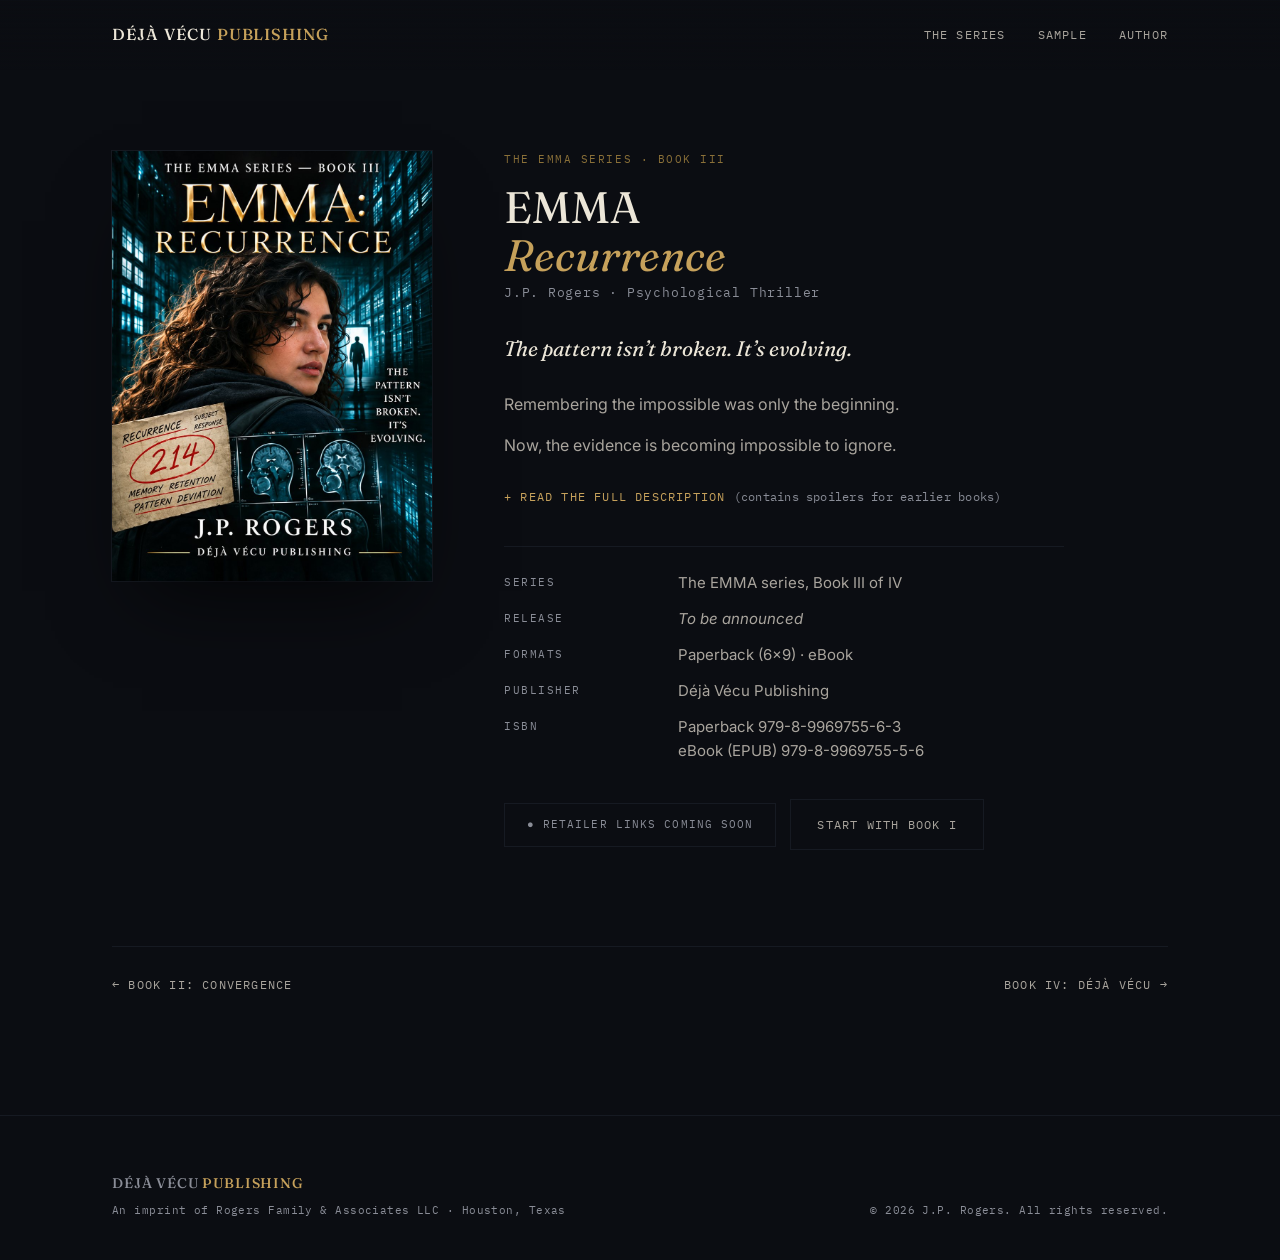
<file: emma-recurrence.html>
<!DOCTYPE html>
<html lang="en">
<head>
<meta charset="UTF-8" />
<meta name="viewport" content="width=device-width, initial-scale=1.0" />
<title>EMMA: Recurrence (Book III) by J.P. Rogers | Déjà Vécu Publishing</title>
<meta name="description" content="EMMA: Recurrence, Book III of the EMMA series, a psychological thriller series by J.P. Rogers. The pattern isn’t broken. It’s evolving." />
<meta name="author" content="J.P. Rogers" />
<link rel="canonical" href="https://www.dejavecupublishing.com/books/emma-recurrence.html" />
<meta property="og:site_name" content="Déjà Vécu Publishing" />
<meta property="og:type" content="book" />
<meta property="og:title" content="EMMA: Recurrence (Book III) by J.P. Rogers | Déjà Vécu Publishing" />
<meta property="og:description" content="EMMA: Recurrence, Book III of the EMMA series, a psychological thriller series by J.P. Rogers. The pattern isn’t broken. It’s evolving." />
<meta property="og:url" content="https://www.dejavecupublishing.com/books/emma-recurrence.html" />
<meta property="og:image" content="https://www.dejavecupublishing.com/assets/covers/emma-recurrence.jpg" />
<meta name="twitter:card" content="summary_large_image" />
<meta name="twitter:title" content="EMMA: Recurrence (Book III) by J.P. Rogers | Déjà Vécu Publishing" />
<meta name="twitter:description" content="EMMA: Recurrence, Book III of the EMMA series, a psychological thriller series by J.P. Rogers. The pattern isn’t broken. It’s evolving." />
<meta name="twitter:image" content="https://www.dejavecupublishing.com/assets/covers/emma-recurrence.jpg" />
<link rel="preconnect" href="https://fonts.googleapis.com">
<link rel="preconnect" href="https://fonts.gstatic.com" crossorigin>
<link href="https://fonts.googleapis.com/css2?family=Fraunces:ital,opsz,wght@0,9..144,300;0,9..144,400;0,9..144,500;0,9..144,600;1,9..144,400;1,9..144,500&family=Inter:wght@400;500;600&family=IBM+Plex+Mono:wght@400;500&display=swap" rel="stylesheet">
<link rel="stylesheet" href="../assets/site.css" />
</head>
<body>
<header class="site">
  <div class="wrap">
    <a href="../index.html" class="wordmark-sm">DÉJÀ&nbsp;VÉCU <span>PUBLISHING</span></a>
    <nav class="links">
      <a href="../index.html#series">The Series</a>
      <a href="../sample.html">Sample</a>
      <a href="../index.html#author">Author</a>
    </nav>
  </div>
</header>

<section class="featured book-page">
  <div class="wrap">
    <div class="book-grid">
      <div class="book-cover-frame">
        <img src="../assets/covers/emma-recurrence.jpg" alt="Cover of EMMA: Recurrence, Book III of the EMMA series by J.P. Rogers" width="900" />
      </div>
      <div>
        <span class="cycle-tag">The EMMA Series · Book III</span>
        <h1 class="book-title">EMMA <span class="sub">Recurrence</span></h1>
        <div class="book-byline">J.P. Rogers · Psychological Thriller</div>
        <p class="book-hook">The pattern isn’t broken. It’s evolving.</p>

        <div class="book-synopsis">
          <p>Remembering the impossible was only the beginning.</p>
          <p>Now, the evidence is becoming impossible to ignore.</p>
          <details class="spoiler">
            <summary>Read the full description <span>(contains spoilers for earlier books)</span></summary>
          <p>Remembering the impossible was only the beginning.</p>
          <p>Emma has questioned the reliability of her memories, investigated events that should never have happened, and searched for an explanation for the inexplicable connection she shares with Ethan. What began as an unsettling sense of familiarity has evolved into a mystery that reaches far beyond her own experiences.</p>
          <p>Now, the evidence is becoming impossible to ignore.</p>
          <p>As Emma and Ethan delve deeper into Professor Evelyn Bennett’s research, they uncover forgotten histories and disturbing evidence suggesting that the events shaping their lives began long before either of them understood their significance. Fragments of seemingly unrelated experiences reveal connections that challenge everything Emma believes about her past.</p>
          <p>But the most unsettling discoveries are not about what has happened before.</p>
          <p>They are about what is happening differently.</p>
          <p>Ethan’s increasingly vivid experiences raise unsettling questions of their own, while Emma struggles to reconcile the life she remembers with the evidence unfolding before her. Their investigation leads them closer to the secrets Bennett spent years attempting to understand.</p>
          <p>As Bennett’s research begins to reveal a deeper connection between memory, human behavior, and the choices that shape their lives, Emma faces a question more profound than whether the past can repeat itself:</p>
          <p>If the same events have happened before, what happens when someone makes a different choice?</p>
          <p>With the distinction between memory and reality growing increasingly fragile, Emma and Ethan must determine whether their connection is the consequence of an unchangeable pattern or something powerful enough to alter it. Every discovery brings them closer to understanding their shared experiences, but it also threatens to expose truths that could change their lives forever.</p>
          <p>And somewhere within the fragments of forgotten histories, a mystery older than Emma herself is waiting to be remembered.</p>
          <p><em>EMMA: Recurrence</em> is the third installment in J.P. Rogers’s psychological thriller series, weaving psychological suspense, speculative mystery, family secrets, and an enduring love story into an exploration of memory, identity, free will, and the consequences of human choice.</p>
          <p>As the boundaries between the remembered and the forgotten begin to collapse, Emma must confront the possibility that understanding the past may not be enough to change the future.</p>
          <p>Some memories return. Some choices repeat. But not every ending has to remain the same.</p>
          </details>
        </div>

        <dl class="details">
          <dt>Series</dt><dd>The EMMA series, Book III of IV</dd>
          <!-- PLACEHOLDER: RELEASE DATE, Book III. Replace the text below with the confirmed date. -->
          <dt>Release</dt><dd class="tbd">To be announced</dd>
          <dt>Formats</dt><dd>Paperback (6×9) · eBook</dd>
          <dt>Publisher</dt><dd>Déjà Vécu Publishing</dd>
          <dt>ISBN</dt><dd>Paperback 979-8-9969755-6-3<br />eBook (EPUB) 979-8-9969755-5-6</dd>
        </dl>

        <div class="buy-row">
          <!-- PLACEHOLDER: RETAILER LINKS, Book III. Replace the badge below with buttons, e.g.
          <a class="btn btn-primary" href="RETAILER_URL" target="_blank" rel="noopener">Paperback</a>
          <a class="btn btn-ghost" href="RETAILER_URL" target="_blank" rel="noopener">eBook</a>
          -->
          <span class="status pending" style="padding:12px 22px; border:1px solid var(--slate-line);">● Retailer links coming soon</span>
        <a class="btn btn-ghost" href="emma-awakening.html">Start with Book I</a>
        </div>
      </div>
    </div>

    <nav class="book-nav" aria-label="Series navigation">
      <a class="prev" href="emma-convergence.html">← Book II: Convergence</a>
      <a class="next" href="emma-deja-vecu.html">Book IV: Déjà Vécu →</a>
    </nav>
  </div>
</section>

<footer>
  <div class="wrap">
    <div class="foot-bottom">
      <div>
        <div class="wordmark-sm">DÉJÀ&nbsp;VÉCU <span style="color:var(--gold);">PUBLISHING</span></div>
        <div style="margin-top:8px;">An imprint of Rogers Family &amp; Associates LLC · Houston, Texas</div>
      </div>
      <div>© 2026 J.P. Rogers. All rights reserved.</div>
    </div>
  </div>
</footer>
</body>
</html>
</file>
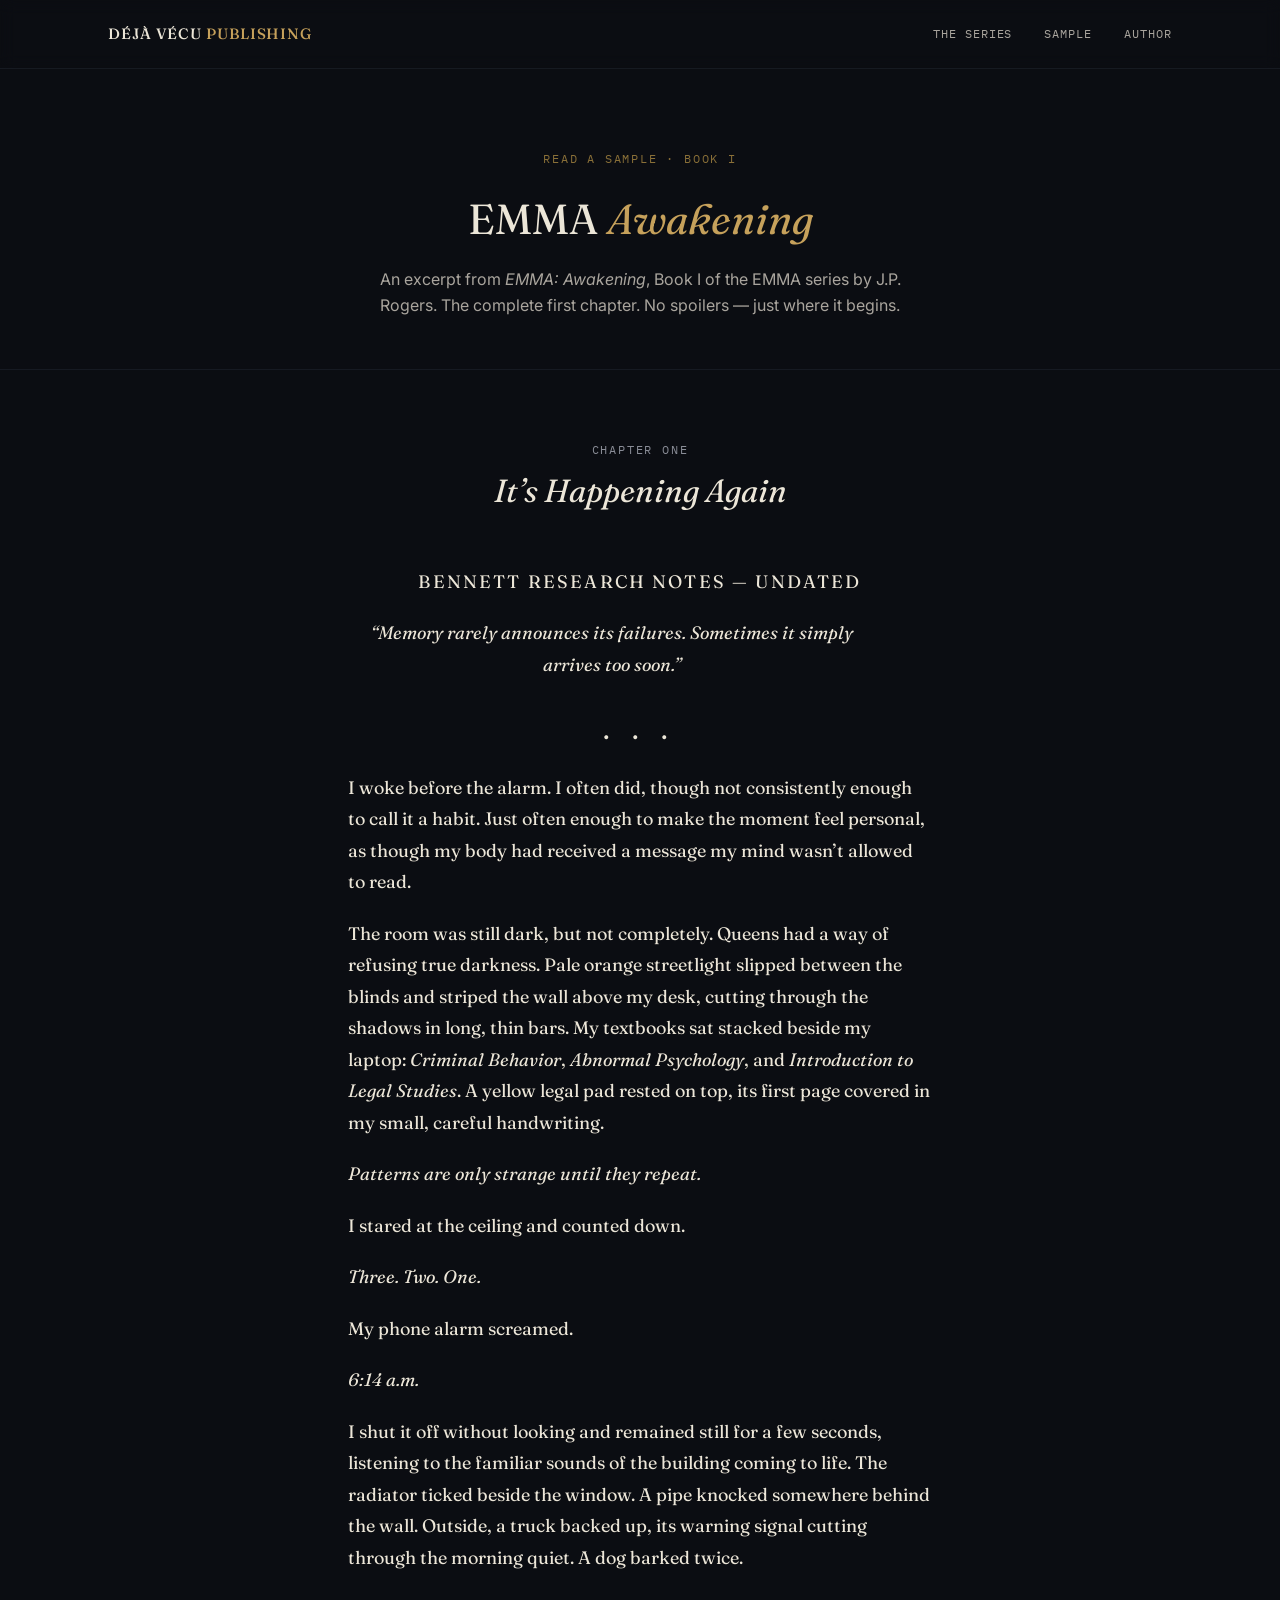
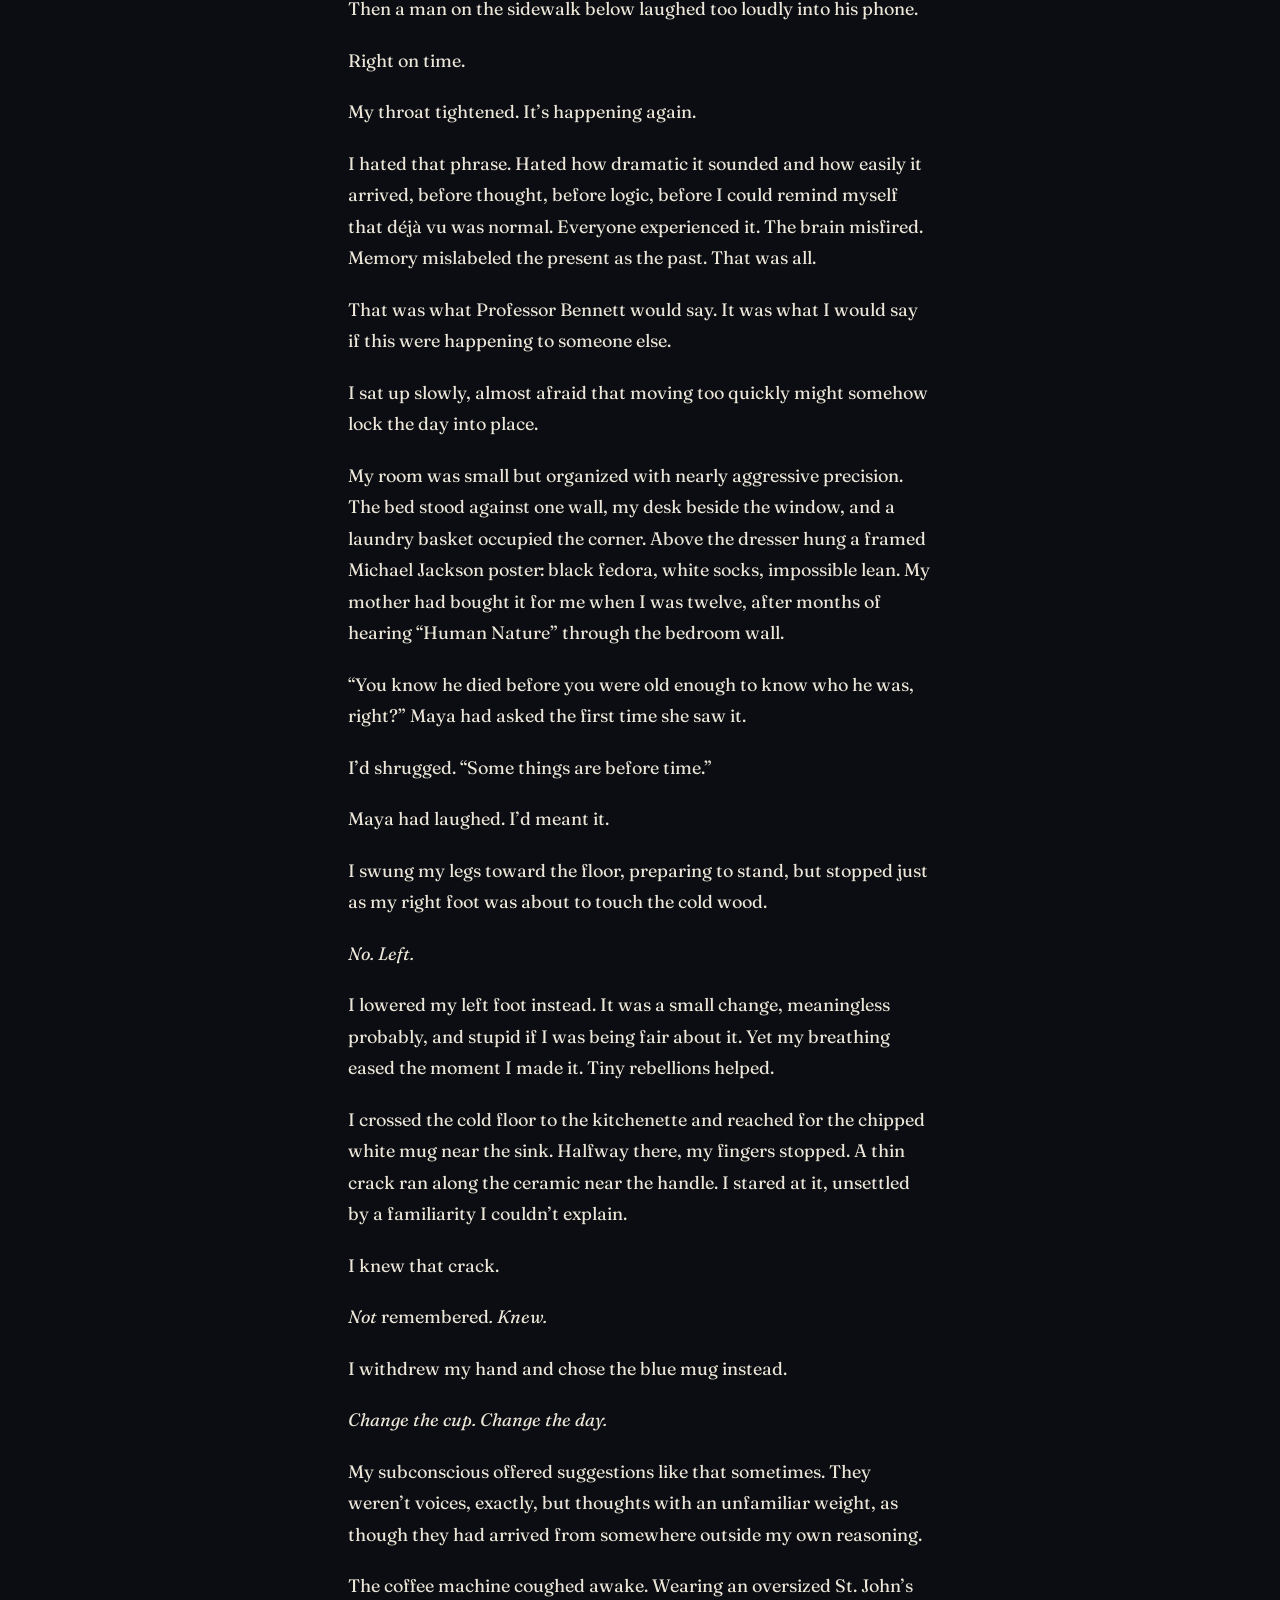
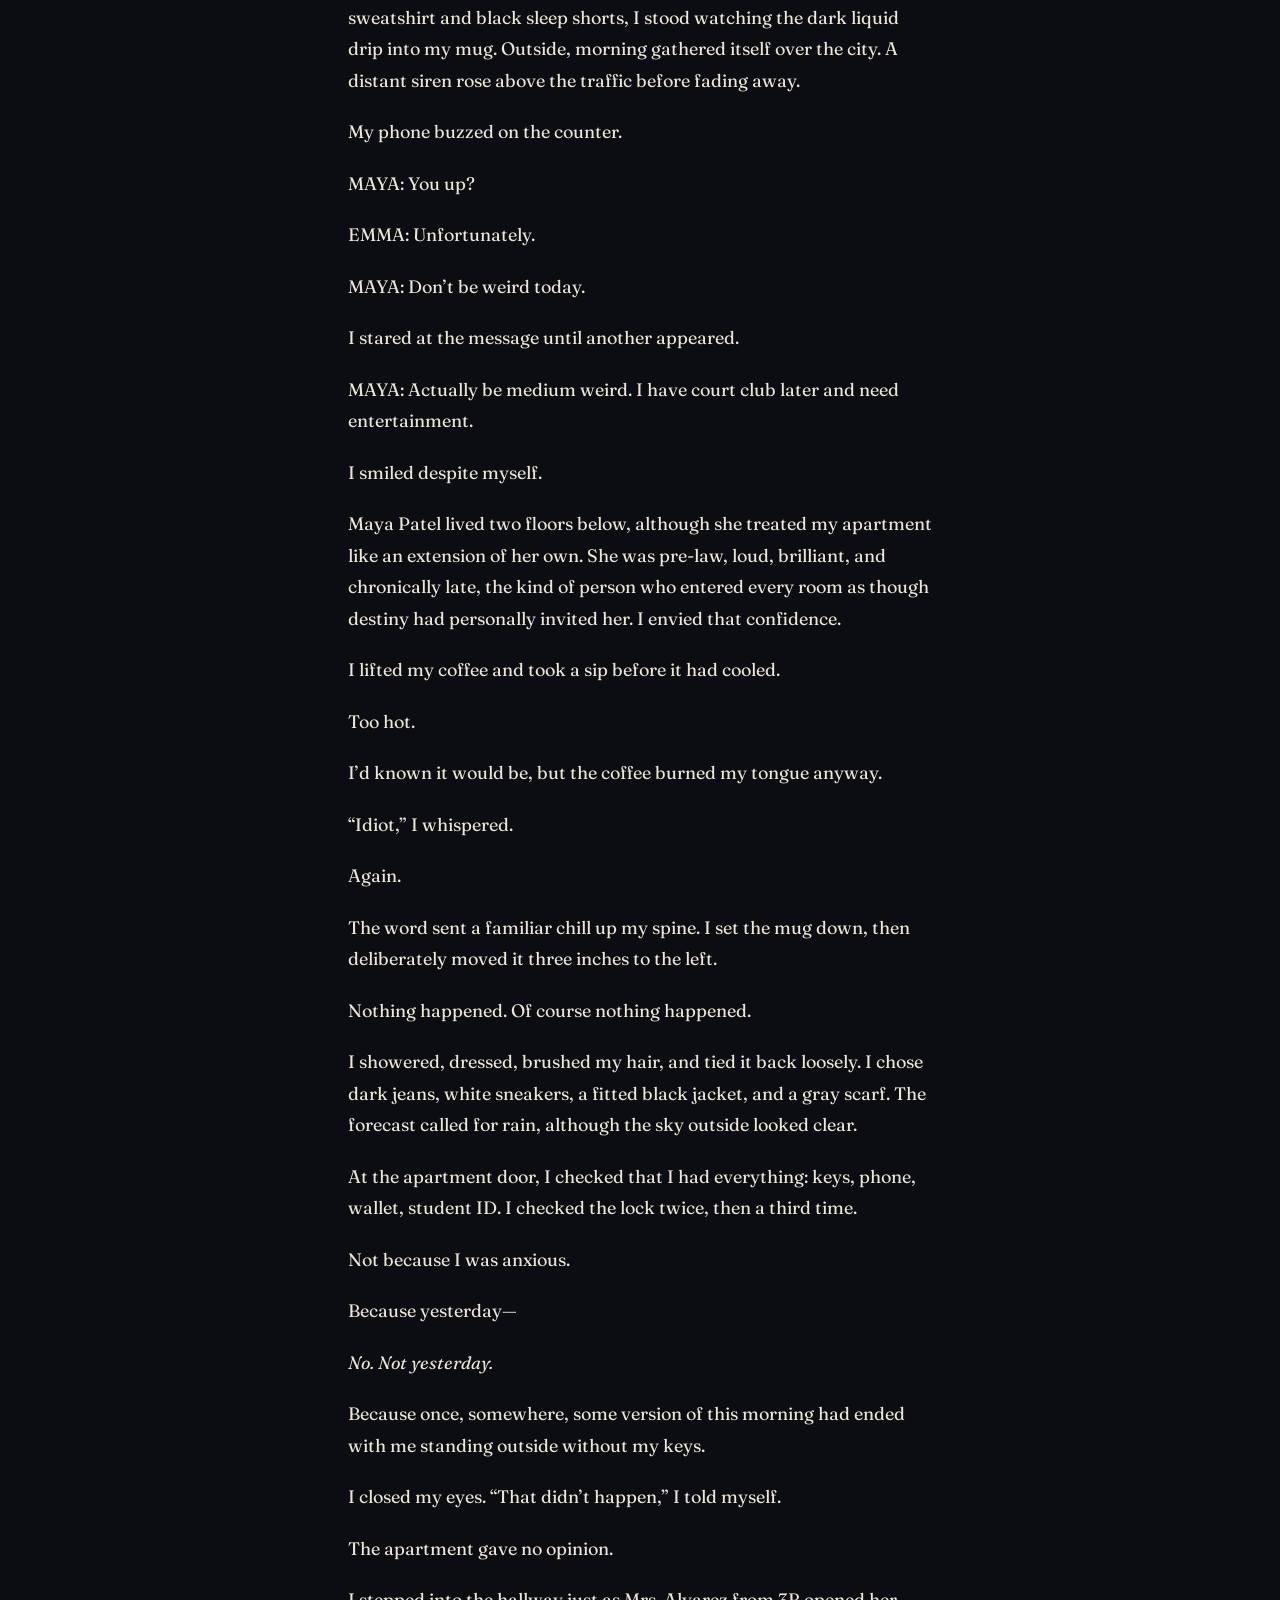
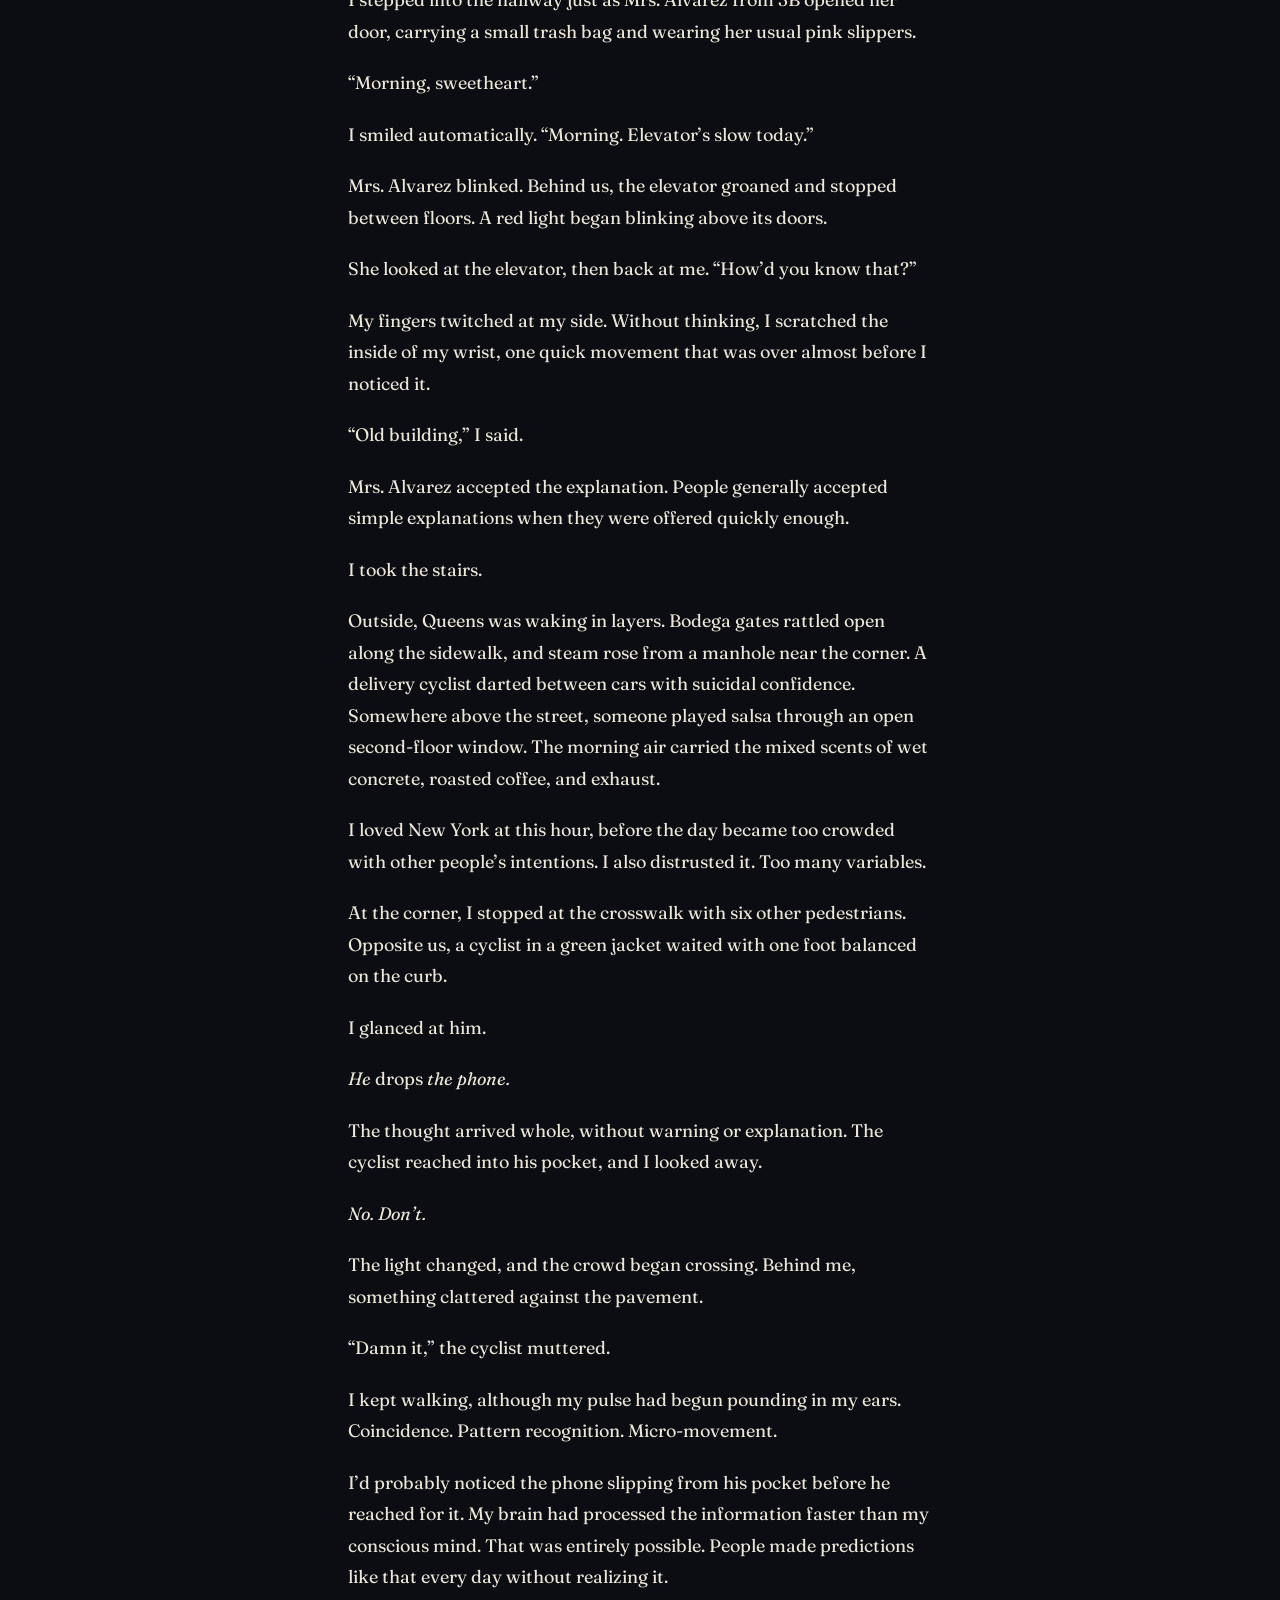
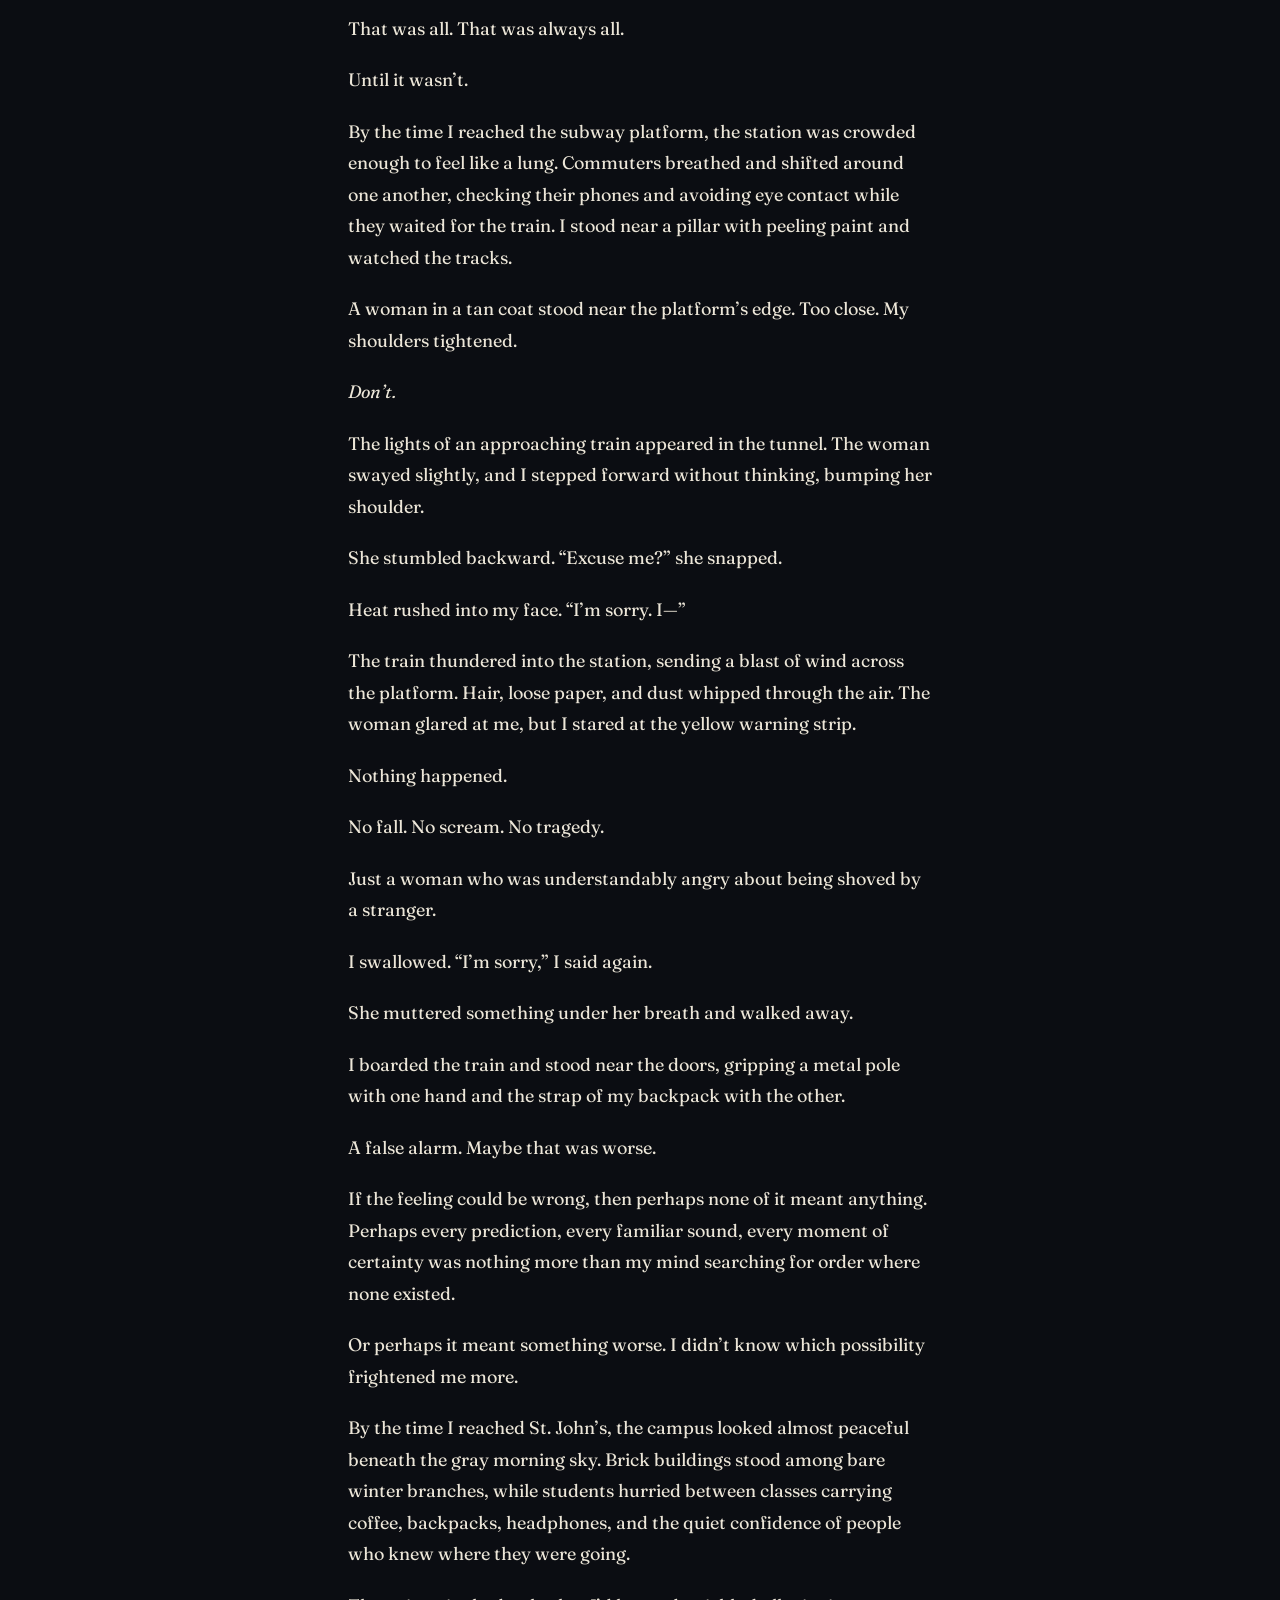
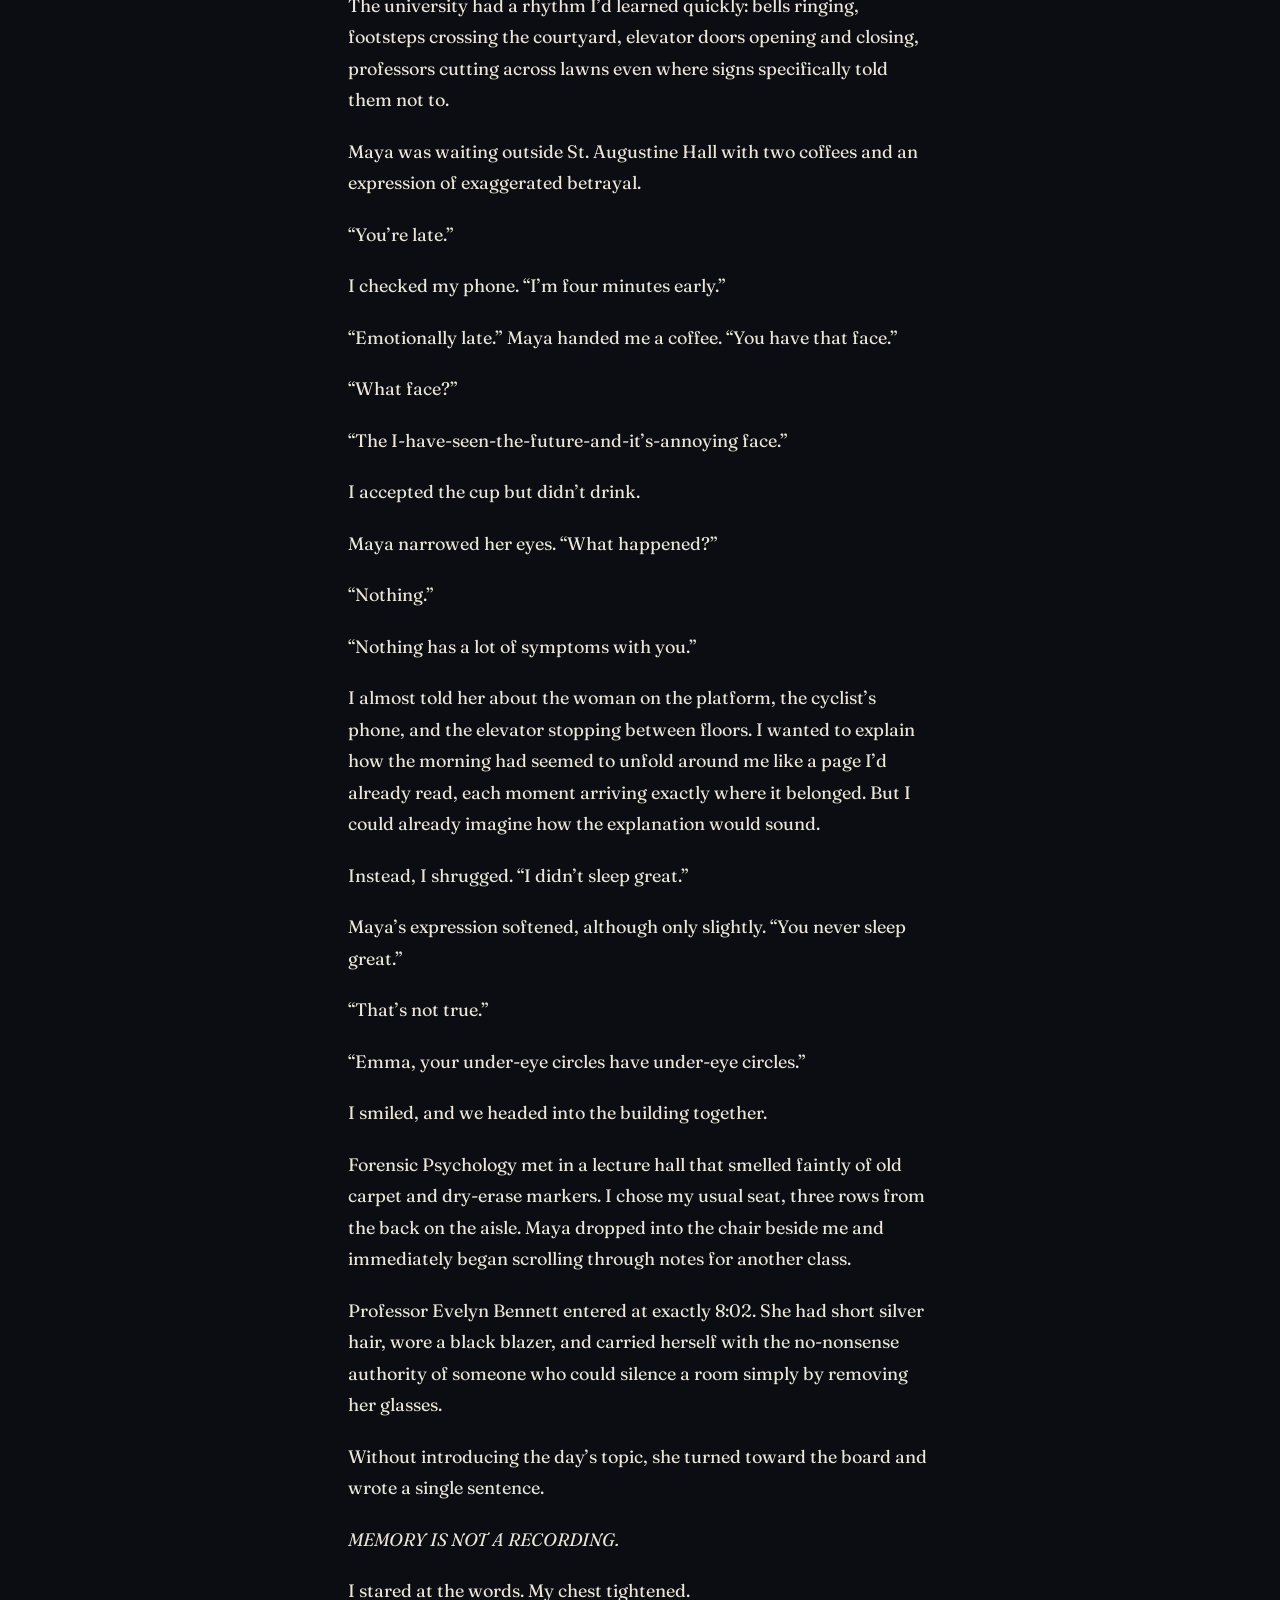
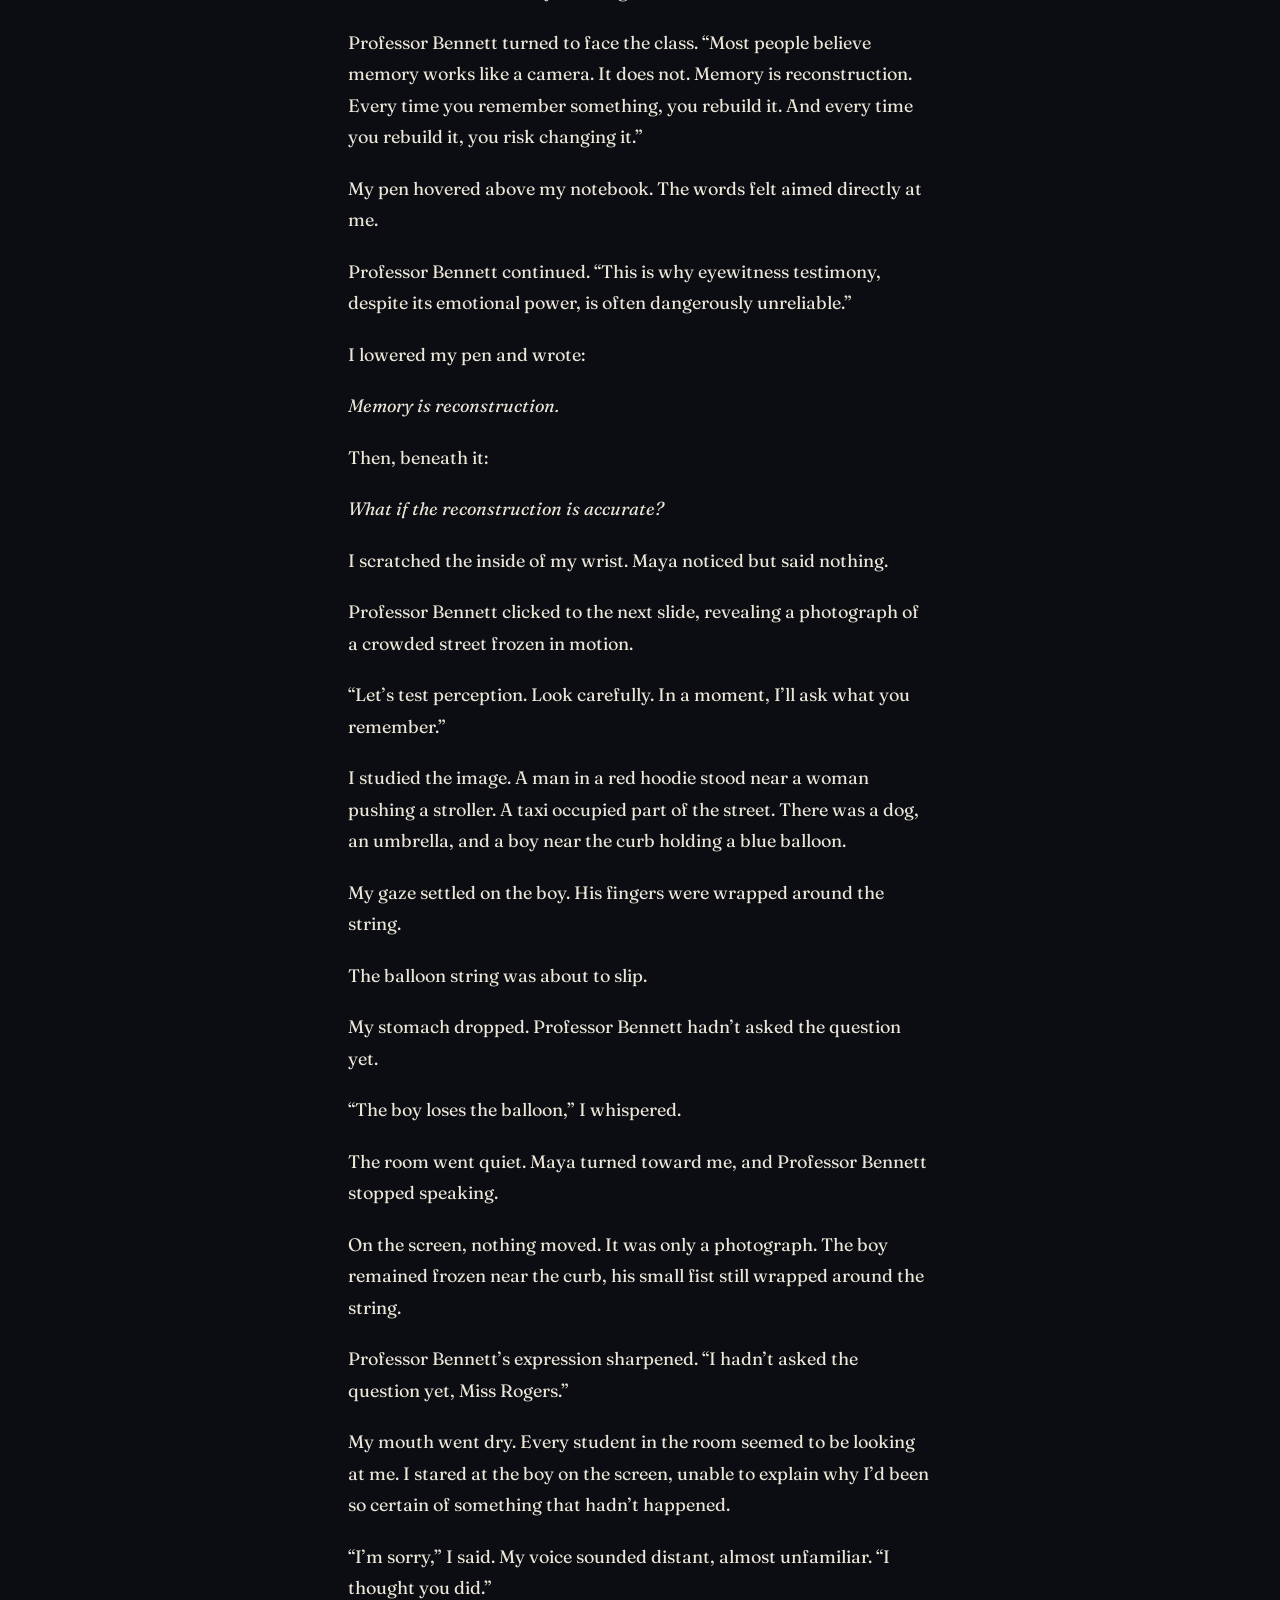
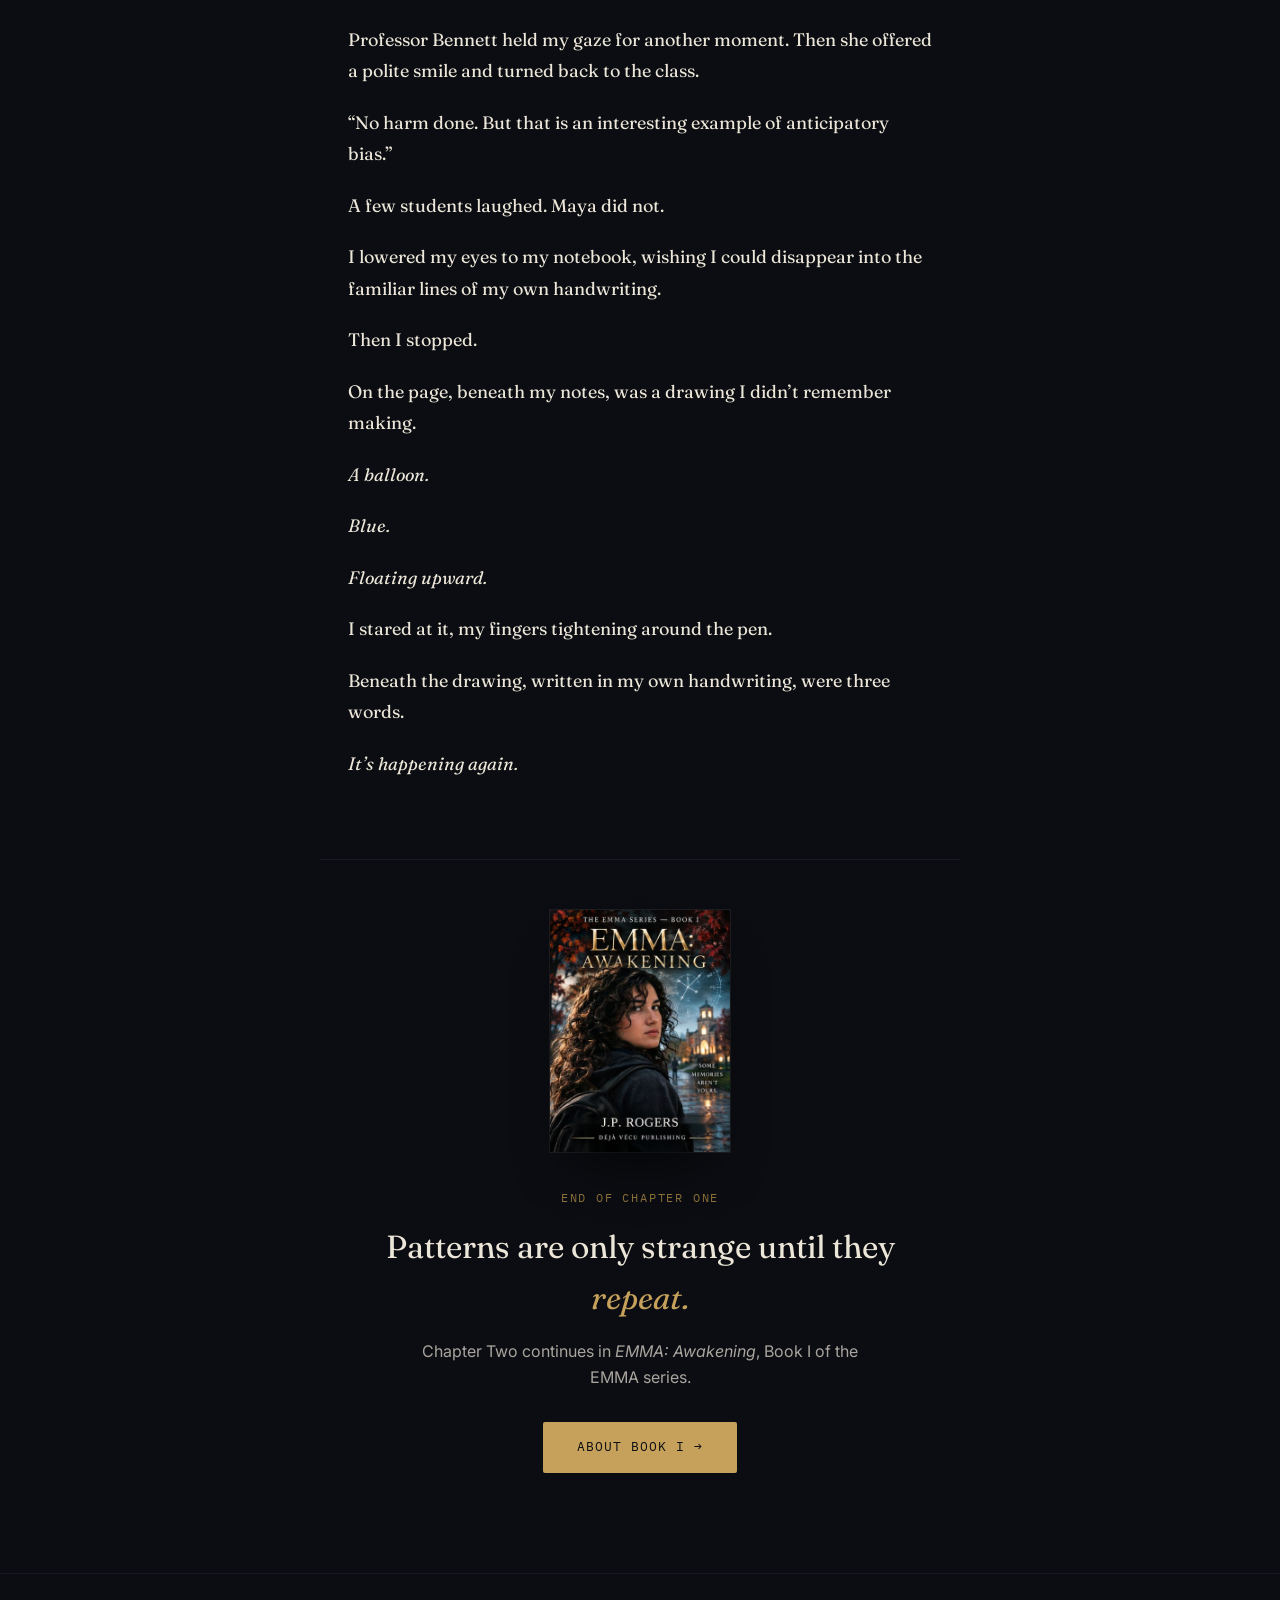
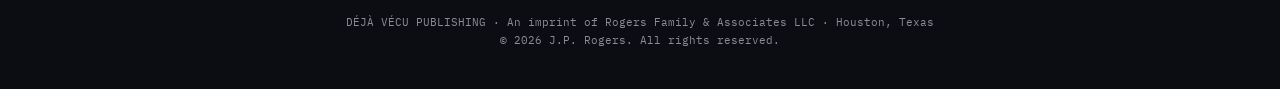
<file: sample.html>
<!DOCTYPE html>
<html lang="en">
<head>
<meta charset="UTF-8" />
<meta name="viewport" content="width=device-width, initial-scale=1.0" />
<title>Read a Sample — EMMA: Awakening (Book I) by J.P. Rogers | Déjà Vécu Publishing</title>
<meta name="description" content="Read the opening of Chapter One from EMMA: Awakening, Book I of the EMMA series, a psychological thriller series by J.P. Rogers." />
<meta name="author" content="J.P. Rogers" />
<link rel="canonical" href="https://www.dejavecupublishing.com/sample.html" />
<meta property="og:site_name" content="Déjà Vécu Publishing" />
<meta property="og:type" content="article" />
<meta property="og:title" content="Read a Sample — EMMA: Awakening (Book I) by J.P. Rogers" />
<meta property="og:description" content="Read the opening of Chapter One from EMMA: Awakening, Book I of the EMMA series, a psychological thriller series by J.P. Rogers." />
<meta property="og:url" content="https://www.dejavecupublishing.com/sample.html" />
<meta property="og:image" content="https://www.dejavecupublishing.com/assets/covers/emma-awakening.jpg" />
<meta name="twitter:card" content="summary_large_image" />
<meta name="twitter:title" content="Read a Sample — EMMA: Awakening (Book I) by J.P. Rogers" />
<meta name="twitter:description" content="Read the opening of Chapter One from EMMA: Awakening, Book I of the EMMA series, a psychological thriller series by J.P. Rogers." />
<meta name="twitter:image" content="https://www.dejavecupublishing.com/assets/covers/emma-awakening.jpg" />
<link rel="preconnect" href="https://fonts.googleapis.com">
<link rel="preconnect" href="https://fonts.gstatic.com" crossorigin>
<link rel="icon" href="favicon.ico" sizes="any" />
<link rel="icon" type="image/png" sizes="192x192" href="assets/icons/icon-192.png" />
<link rel="apple-touch-icon" href="apple-touch-icon.png" />
<meta name="theme-color" content="#0b0d12" />
<link href="https://fonts.googleapis.com/css2?family=Fraunces:ital,opsz,wght@0,9..144,300;0,9..144,400;0,9..144,500;0,9..144,600;1,9..144,400;1,9..144,500&family=Inter:wght@400;500;600&family=IBM+Plex+Mono:wght@400;500&display=swap" rel="stylesheet">
<style>
  :root{
    --ink:#0b0d12;
    --slate:#12151d;
    --slate-line:#23283380;
    --paper:#ece6d8;
    --paper-dim:#ece6d8b3;
    --gold:#c6a15b;
    --gold-dim:#8a7038;
    --fog:#8a8d97;
    --serif: 'Fraunces', Georgia, serif;
    --sans: 'Inter', -apple-system, sans-serif;
    --mono: 'IBM Plex Mono', monospace;
    --max: 1120px;
  }
  *{ box-sizing:border-box; }
  html{ scroll-behavior:smooth; }
  body{
    margin:0;
    background:var(--ink);
    color:var(--paper);
    font-family:var(--sans);
    -webkit-font-smoothing:antialiased;
    line-height:1.6;
  }
  a{ color:inherit; }
  ::selection{ background:var(--gold); color:var(--ink); }
  a:focus-visible, button:focus-visible{ outline:2px solid var(--gold); outline-offset:3px; }

  .wrap{ max-width:var(--max); margin:0 auto; padding:0 28px; }

  header.site{
    position:sticky; top:0; z-index:10;
    background:var(--ink)ee; backdrop-filter:blur(8px);
    border-bottom:1px solid var(--slate-line);
    padding:22px 0;
  }
  header.site .wrap{ display:flex; justify-content:space-between; align-items:center; }
  .wordmark-sm{
    font-family:var(--serif); font-size:15px; letter-spacing:.06em;
    text-decoration:none; color:var(--paper); font-weight:500;
  }
  .wordmark-sm span{ color:var(--gold); }
  nav.links{ display:flex; gap:32px; font-family:var(--mono); font-size:12px; letter-spacing:.08em; text-transform:uppercase; }
  nav.links a{ text-decoration:none; color:var(--paper-dim); }
  nav.links a:hover{ color:var(--gold); }

  .sample-hero{ padding:80px 0 50px; text-align:center; border-bottom:1px solid var(--slate-line); }
  .eyebrow{
    font-family:var(--mono); font-size:12px; letter-spacing:.15em; text-transform:uppercase;
    color:var(--gold-dim); margin-bottom:18px;
  }
  .sample-hero h1{
    font-family:var(--serif); font-weight:400; font-size:clamp(28px,4vw,42px);
    margin:0 0 14px;
  }
  .sample-hero h1 em{ font-style:italic; color:var(--gold); font-weight:400; }
  .sample-hero p{ color:var(--paper-dim); max-width:56ch; margin:0 auto; }

  .chapter-wrap{ max-width:640px; margin:0 auto; padding:70px 28px 40px; }
  .chapter-label{
    text-align:center; font-family:var(--mono); font-size:12px; letter-spacing:.15em;
    text-transform:uppercase; color:var(--fog); margin-bottom:6px;
  }
  .chapter-title{
    text-align:center; font-family:var(--serif); font-style:italic; font-weight:400;
    font-size:clamp(24px,3vw,32px); margin:0 0 50px; color:var(--paper);
  }

  .sample-epigraph{ text-align:center; margin:0 0 40px; }
  .sample-epigraph-source{
    font-family:var(--mono); font-size:11px; letter-spacing:.12em; text-transform:uppercase;
    color:var(--fog); margin:0 0 10px;
  }
  .sample-epigraph-quote{
    font-family:var(--serif); font-style:italic; font-size:17px; color:var(--paper-dim);
    max-width:44ch; margin:0 auto; line-height:1.55;
  }
  .sample-scene-break{
    text-align:center; letter-spacing:.5em; color:var(--gold-dim); margin:0 0 40px; font-size:14px;
  }

  .chapter-wrap p{
    font-family:var(--serif); font-size:18px; line-height:1.75; color:var(--paper);
    margin:0 0 20px;
  }

  .sample-end{
    max-width:640px; margin:20px auto 0; padding:50px 28px 100px;
    text-align:center; border-top:1px solid var(--slate-line);
  }
  .sample-end .eyebrow{ margin-bottom:14px; }
  .sample-end h2{
    font-family:var(--serif); font-weight:400; font-size:clamp(24px,3vw,32px); margin:0 0 16px;
  }
  .sample-end h2 em{ font-style:italic; color:var(--gold); }
  .sample-end p{ color:var(--paper-dim); max-width:48ch; margin:0 auto 32px; }
  .sample-end-cover{ display:block; width:180px; margin:0 auto 36px; }
  .sample-end-cover img{
    width:100%; height:auto; display:block;
    box-shadow:0 30px 60px -28px rgba(0,0,0,.85), 0 0 0 1px rgba(236,230,216,.08);
    transition:transform .3s ease;
  }
  .sample-end-cover:hover img{ transform:translateY(-4px); }
  @media (prefers-reduced-motion: reduce){ .sample-end-cover img{ transition:none; } }
  .btn{
    display:inline-block; padding:15px 34px; border-radius:2px;
    font-family:var(--mono); font-size:13px; letter-spacing:.08em; text-transform:uppercase;
    text-decoration:none; transition:opacity .2s;
  }
  .btn-primary{ background:var(--gold); color:var(--ink); }
  .btn-primary:hover{ opacity:.88; }

  footer.site{
    border-top:1px solid var(--slate-line); padding:40px 0;
    font-family:var(--mono); font-size:11px; color:var(--fog); text-align:center;
  }

  @media (max-width:640px){
    .chapter-wrap p{ font-size:17px; }
  }
</style>
</head>
<body>

<header class="site">
  <div class="wrap">
    <a href="index.html" class="wordmark-sm">DÉJÀ&nbsp;VÉCU <span>PUBLISHING</span></a>
    <nav class="links">
      <a href="index.html#series">The Series</a>
      <a href="sample.html">Sample</a>
      <a href="index.html#author">Author</a>
    </nav>
  </div>
</header>

<section class="sample-hero">
  <div class="wrap">
    <div class="eyebrow">Read a Sample · Book I</div>
    <h1>EMMA <em>Awakening</em></h1>
    <p>An excerpt from <em>EMMA: Awakening</em>, Book I of the EMMA series by J.P. Rogers. The complete first chapter. No spoilers — just where it begins.</p>
  </div>
</section>

<div class="chapter-wrap">
  <div class="chapter-label">Chapter One</div>
  <div class="chapter-title">It’s Happening Again</div>

  <div class="sample-epigraph"><p class="sample-epigraph-source">Bennett Research Notes — Undated</p><p class="sample-epigraph-quote">&#8220;Memory rarely announces its failures. Sometimes it simply arrives too soon.&#8221;</p></div>
          <p class="sample-scene-break">&#8226; &#8226; &#8226;</p>
  <p>I woke before the alarm. I often did, though not consistently enough to call it a habit. Just often enough to make the moment feel personal, as though my body had received a message my mind wasn’t allowed to read.</p>
  <p>The room was still dark, but not completely. Queens had a way of refusing true darkness. Pale orange streetlight slipped between the blinds and striped the wall above my desk, cutting through the shadows in long, thin bars. My textbooks sat stacked beside my laptop: <em>Criminal Behavior</em>, <em>Abnormal Psychology</em>, and <em>Introduction to Legal Studies</em>. A yellow legal pad rested on top, its first page covered in my small, careful handwriting.</p>
  <p><em>Patterns are only strange until they repeat.</em></p>
  <p>I stared at the ceiling and counted down.</p>
  <p><em>Three. Two. One.</em></p>
  <p>My phone alarm screamed.</p>
  <p><em>6:14 a.m.</em></p>
  <p>I shut it off without looking and remained still for a few seconds, listening to the familiar sounds of the building coming to life. The radiator ticked beside the window. A pipe knocked somewhere behind the wall. Outside, a truck backed up, its warning signal cutting through the morning quiet. A dog barked twice.</p>
  <p>Then a man on the sidewalk below laughed too loudly into his phone.</p>
  <p>Right on time.</p>
  <p>My throat tightened. It’s happening again.</p>
  <p>I hated that phrase. Hated how dramatic it sounded and how easily it arrived, before thought, before logic, before I could remind myself that déjà vu was normal. Everyone experienced it. The brain misfired. Memory mislabeled the present as the past. That was all.</p>
  <p>That was what Professor Bennett would say. It was what I would say if this were happening to someone else.</p>
  <p>I sat up slowly, almost afraid that moving too quickly might somehow lock the day into place.</p>
  <p>My room was small but organized with nearly aggressive precision. The bed stood against one wall, my desk beside the window, and a laundry basket occupied the corner. Above the dresser hung a framed Michael Jackson poster: black fedora, white socks, impossible lean. My mother had bought it for me when I was twelve, after months of hearing “Human Nature” through the bedroom wall.</p>
  <p>“You know he died before you were old enough to know who he was, right?” Maya had asked the first time she saw it.</p>
  <p>I’d shrugged. “Some things are before time.”</p>
  <p>Maya had laughed. I’d meant it.</p>
  <p>I swung my legs toward the floor, preparing to stand, but stopped just as my right foot was about to touch the cold wood.</p>
  <p><em>No. Left.</em></p>
  <p>I lowered my left foot instead. It was a small change, meaningless probably, and stupid if I was being fair about it. Yet my breathing eased the moment I made it. Tiny rebellions helped.</p>
  <p>I crossed the cold floor to the kitchenette and reached for the chipped white mug near the sink. Halfway there, my fingers stopped. A thin crack ran along the ceramic near the handle. I stared at it, unsettled by a familiarity I couldn’t explain.</p>
  <p>I knew that crack.</p>
  <p><em>Not </em>remembered<em>. Knew.</em></p>
  <p>I withdrew my hand and chose the blue mug instead.</p>
  <p><em>Change the cup. Change the day.</em></p>
  <p>My subconscious offered suggestions like that sometimes. They weren’t voices, exactly, but thoughts with an unfamiliar weight, as though they had arrived from somewhere outside my own reasoning.</p>
  <p>The coffee machine coughed awake. Wearing an oversized St. John’s sweatshirt and black sleep shorts, I stood watching the dark liquid drip into my mug. Outside, morning gathered itself over the city. A distant siren rose above the traffic before fading away.</p>
  <p>My phone buzzed on the counter.</p>
  <p>MAYA: You up?</p>
  <p>EMMA: Unfortunately.</p>
  <p>MAYA: Don’t be weird today.</p>
  <p>I stared at the message until another appeared.</p>
  <p>MAYA: Actually be medium weird. I have court club later and need entertainment.</p>
  <p>I smiled despite myself.</p>
  <p>Maya Patel lived two floors below, although she treated my apartment like an extension of her own. She was pre-law, loud, brilliant, and chronically late, the kind of person who entered every room as though destiny had personally invited her. I envied that confidence.</p>
  <p>I lifted my coffee and took a sip before it had cooled.</p>
  <p>Too hot.</p>
  <p>I’d known it would be, but the coffee burned my tongue anyway.</p>
  <p>“Idiot,” I whispered.</p>
  <p>Again.</p>
  <p>The word sent a familiar chill up my spine. I set the mug down, then deliberately moved it three inches to the left.</p>
  <p>Nothing happened. Of course nothing happened.</p>
  <p>I showered, dressed, brushed my hair, and tied it back loosely. I chose dark jeans, white sneakers, a fitted black jacket, and a gray scarf. The forecast called for rain, although the sky outside looked clear.</p>
  <p>At the apartment door, I checked that I had everything: keys, phone, wallet, student ID. I checked the lock twice, then a third time.</p>
  <p>Not because I was anxious.</p>
  <p>Because yesterday—</p>
  <p><em>No. Not yesterday.</em></p>
  <p>Because once, somewhere, some version of this morning had ended with me standing outside without my keys.</p>
  <p>I closed my eyes. “That didn’t happen,” I told myself.</p>
  <p>The apartment gave no opinion.</p>
  <p>I stepped into the hallway just as Mrs. Alvarez from 3B opened her door, carrying a small trash bag and wearing her usual pink slippers.</p>
  <p>“Morning, sweetheart.”</p>
  <p>I smiled automatically. “Morning. Elevator’s slow today.”</p>
  <p>Mrs. Alvarez blinked. Behind us, the elevator groaned and stopped between floors. A red light began blinking above its doors.</p>
  <p>She looked at the elevator, then back at me. “How’d you know that?”</p>
  <p>My fingers twitched at my side. Without thinking, I scratched the inside of my wrist, one quick movement that was over almost before I noticed it.</p>
  <p>“Old building,” I said.</p>
  <p>Mrs. Alvarez accepted the explanation. People generally accepted simple explanations when they were offered quickly enough.</p>
  <p>I took the stairs.</p>
  <p>Outside, Queens was waking in layers. Bodega gates rattled open along the sidewalk, and steam rose from a manhole near the corner. A delivery cyclist darted between cars with suicidal confidence. Somewhere above the street, someone played salsa through an open second-floor window. The morning air carried the mixed scents of wet concrete, roasted coffee, and exhaust.</p>
  <p>I loved New York at this hour, before the day became too crowded with other people’s intentions. I also distrusted it. Too many variables.</p>
  <p>At the corner, I stopped at the crosswalk with six other pedestrians. Opposite us, a cyclist in a green jacket waited with one foot balanced on the curb.</p>
  <p>I glanced at him.</p>
  <p><em>He </em>drops<em> the phone.</em></p>
  <p>The thought arrived whole, without warning or explanation. The cyclist reached into his pocket, and I looked away.</p>
  <p><em>No. Don’t.</em></p>
  <p>The light changed, and the crowd began crossing. Behind me, something clattered against the pavement.</p>
  <p>“Damn it,” the cyclist muttered.</p>
  <p>I kept walking, although my pulse had begun pounding in my ears. Coincidence. Pattern recognition. Micro-movement.</p>
  <p>I’d probably noticed the phone slipping from his pocket before he reached for it. My brain had processed the information faster than my conscious mind. That was entirely possible. People made predictions like that every day without realizing it.</p>
  <p>That was all. That was always all.</p>
  <p>Until it wasn’t.</p>
  <p>By the time I reached the subway platform, the station was crowded enough to feel like a lung. Commuters breathed and shifted around one another, checking their phones and avoiding eye contact while they waited for the train. I stood near a pillar with peeling paint and watched the tracks.</p>
  <p>A woman in a tan coat stood near the platform’s edge. Too close. My shoulders tightened.</p>
  <p><em>Don’t.</em></p>
  <p>The lights of an approaching train appeared in the tunnel. The woman swayed slightly, and I stepped forward without thinking, bumping her shoulder.</p>
  <p>She stumbled backward. “Excuse me?” she snapped.</p>
  <p>Heat rushed into my face. “I’m sorry. I—”</p>
  <p>The train thundered into the station, sending a blast of wind across the platform. Hair, loose paper, and dust whipped through the air. The woman glared at me, but I stared at the yellow warning strip.</p>
  <p>Nothing happened.</p>
  <p>No fall. No scream. No tragedy.</p>
  <p>Just a woman who was understandably angry about being shoved by a stranger.</p>
  <p>I swallowed. “I’m sorry,” I said again.</p>
  <p>She muttered something under her breath and walked away.</p>
  <p>I boarded the train and stood near the doors, gripping a metal pole with one hand and the strap of my backpack with the other.</p>
  <p>A false alarm. Maybe that was worse.</p>
  <p>If the feeling could be wrong, then perhaps none of it meant anything. Perhaps every prediction, every familiar sound, every moment of certainty was nothing more than my mind searching for order where none existed.</p>
  <p>Or perhaps it meant something worse. I didn’t know which possibility frightened me more.</p>
  <p>By the time I reached St. John’s, the campus looked almost peaceful beneath the gray morning sky. Brick buildings stood among bare winter branches, while students hurried between classes carrying coffee, backpacks, headphones, and the quiet confidence of people who knew where they were going.</p>
  <p>The university had a rhythm I’d learned quickly: bells ringing, footsteps crossing the courtyard, elevator doors opening and closing, professors cutting across lawns even where signs specifically told them not to.</p>
  <p>Maya was waiting outside St. Augustine Hall with two coffees and an expression of exaggerated betrayal.</p>
  <p>“You’re late.”</p>
  <p>I checked my phone. “I’m four minutes early.”</p>
  <p>“Emotionally late.” Maya handed me a coffee. “You have that face.”</p>
  <p>“What face?”</p>
  <p>“The I-have-seen-the-future-and-it’s-annoying face.”</p>
  <p>I accepted the cup but didn’t drink.</p>
  <p>Maya narrowed her eyes. “What happened?”</p>
  <p>“Nothing.”</p>
  <p>“Nothing has a lot of symptoms with you.”</p>
  <p>I almost told her about the woman on the platform, the cyclist’s phone, and the elevator stopping between floors. I wanted to explain how the morning had seemed to unfold around me like a page I’d already read, each moment arriving exactly where it belonged. But I could already imagine how the explanation would sound.</p>
  <p>Instead, I shrugged. “I didn’t sleep great.”</p>
  <p>Maya’s expression softened, although only slightly. “You never sleep great.”</p>
  <p>“That’s not true.”</p>
  <p>“Emma, your under-eye circles have under-eye circles.”</p>
  <p>I smiled, and we headed into the building together.</p>
  <p>Forensic Psychology met in a lecture hall that smelled faintly of old carpet and dry-erase markers. I chose my usual seat, three rows from the back on the aisle. Maya dropped into the chair beside me and immediately began scrolling through notes for another class.</p>
  <p>Professor Evelyn Bennett entered at exactly 8:02. She had short silver hair, wore a black blazer, and carried herself with the no-nonsense authority of someone who could silence a room simply by removing her glasses.</p>
  <p>Without introducing the day’s topic, she turned toward the board and wrote a single sentence.</p>
  <p><em>MEMORY IS NOT A RECORDING.</em></p>
  <p>I stared at the words. My chest tightened.</p>
  <p>Professor Bennett turned to face the class. “Most people believe memory works like a camera. It does not. Memory is reconstruction. Every time you remember something, you rebuild it. And every time you rebuild it, you risk changing it.”</p>
  <p>My pen hovered above my notebook. The words felt aimed directly at me.</p>
  <p>Professor Bennett continued. “This is why eyewitness testimony, despite its emotional power, is often dangerously unreliable.”</p>
  <p>I lowered my pen and wrote:</p>
  <p><em>Memory is reconstruction.</em></p>
  <p>Then, beneath it:</p>
  <p><em>What if the reconstruction is accurate?</em></p>
  <p>I scratched the inside of my wrist. Maya noticed but said nothing.</p>
  <p>Professor Bennett clicked to the next slide, revealing a photograph of a crowded street frozen in motion.</p>
  <p>“Let’s test perception. Look carefully. In a moment, I’ll ask what you remember.”</p>
  <p>I studied the image. A man in a red hoodie stood near a woman pushing a stroller. A taxi occupied part of the street. There was a dog, an umbrella, and a boy near the curb holding a blue balloon.</p>
  <p>My gaze settled on the boy. His fingers were wrapped around the string.</p>
  <p>The balloon string was about to slip.</p>
  <p>My stomach dropped. Professor Bennett hadn’t asked the question yet.</p>
  <p>“The boy loses the balloon,” I whispered.</p>
  <p>The room went quiet. Maya turned toward me, and Professor Bennett stopped speaking.</p>
  <p>On the screen, nothing moved. It was only a photograph. The boy remained frozen near the curb, his small fist still wrapped around the string.</p>
  <p>Professor Bennett’s expression sharpened. “I hadn’t asked the question yet, Miss Rogers.”</p>
  <p>My mouth went dry. Every student in the room seemed to be looking at me. I stared at the boy on the screen, unable to explain why I’d been so certain of something that hadn’t happened.</p>
  <p>“I’m sorry,” I said. My voice sounded distant, almost unfamiliar. “I thought you did.”</p>
  <p>Professor Bennett held my gaze for another moment. Then she offered a polite smile and turned back to the class.</p>
  <p>“No harm done. But that is an interesting example of anticipatory bias.”</p>
  <p>A few students laughed. Maya did not.</p>
  <p>I lowered my eyes to my notebook, wishing I could disappear into the familiar lines of my own handwriting.</p>
  <p>Then I stopped.</p>
  <p>On the page, beneath my notes, was a drawing I didn’t remember making.</p>
  <p><em>A balloon.</em></p>
  <p><em>Blue.</em></p>
  <p><em>Floating upward.</em></p>
  <p>I stared at it, my fingers tightening around the pen.</p>
  <p>Beneath the drawing, written in my own handwriting, were three words.</p>
  <p><em>It’s happening again.</em></p>
</div>

<div class="sample-end">
  <a class="sample-end-cover" href="books/emma-awakening.html" aria-label="About EMMA: Awakening, Book I">
    <img src="assets/covers/emma-awakening-sm.jpg" alt="Cover of EMMA: Awakening, Book I of the EMMA series by J.P. Rogers" width="400" height="536" loading="lazy" />
  </a>
  <div class="eyebrow">End of Chapter One</div>
  <h2>Patterns are only strange until they <em>repeat.</em></h2>
  <p>Chapter Two continues in <em>EMMA: Awakening</em>, Book I of the EMMA series.</p>
  <a href="books/emma-awakening.html" class="btn btn-primary">About Book I →</a>
</div>

<footer class="site">
  <div class="wrap">
    DÉJÀ VÉCU PUBLISHING · An imprint of Rogers Family &amp; Associates LLC · Houston, Texas<br />© 2026 J.P. Rogers. All rights reserved.
  </div>
</footer>

</body>
</html>
</file>
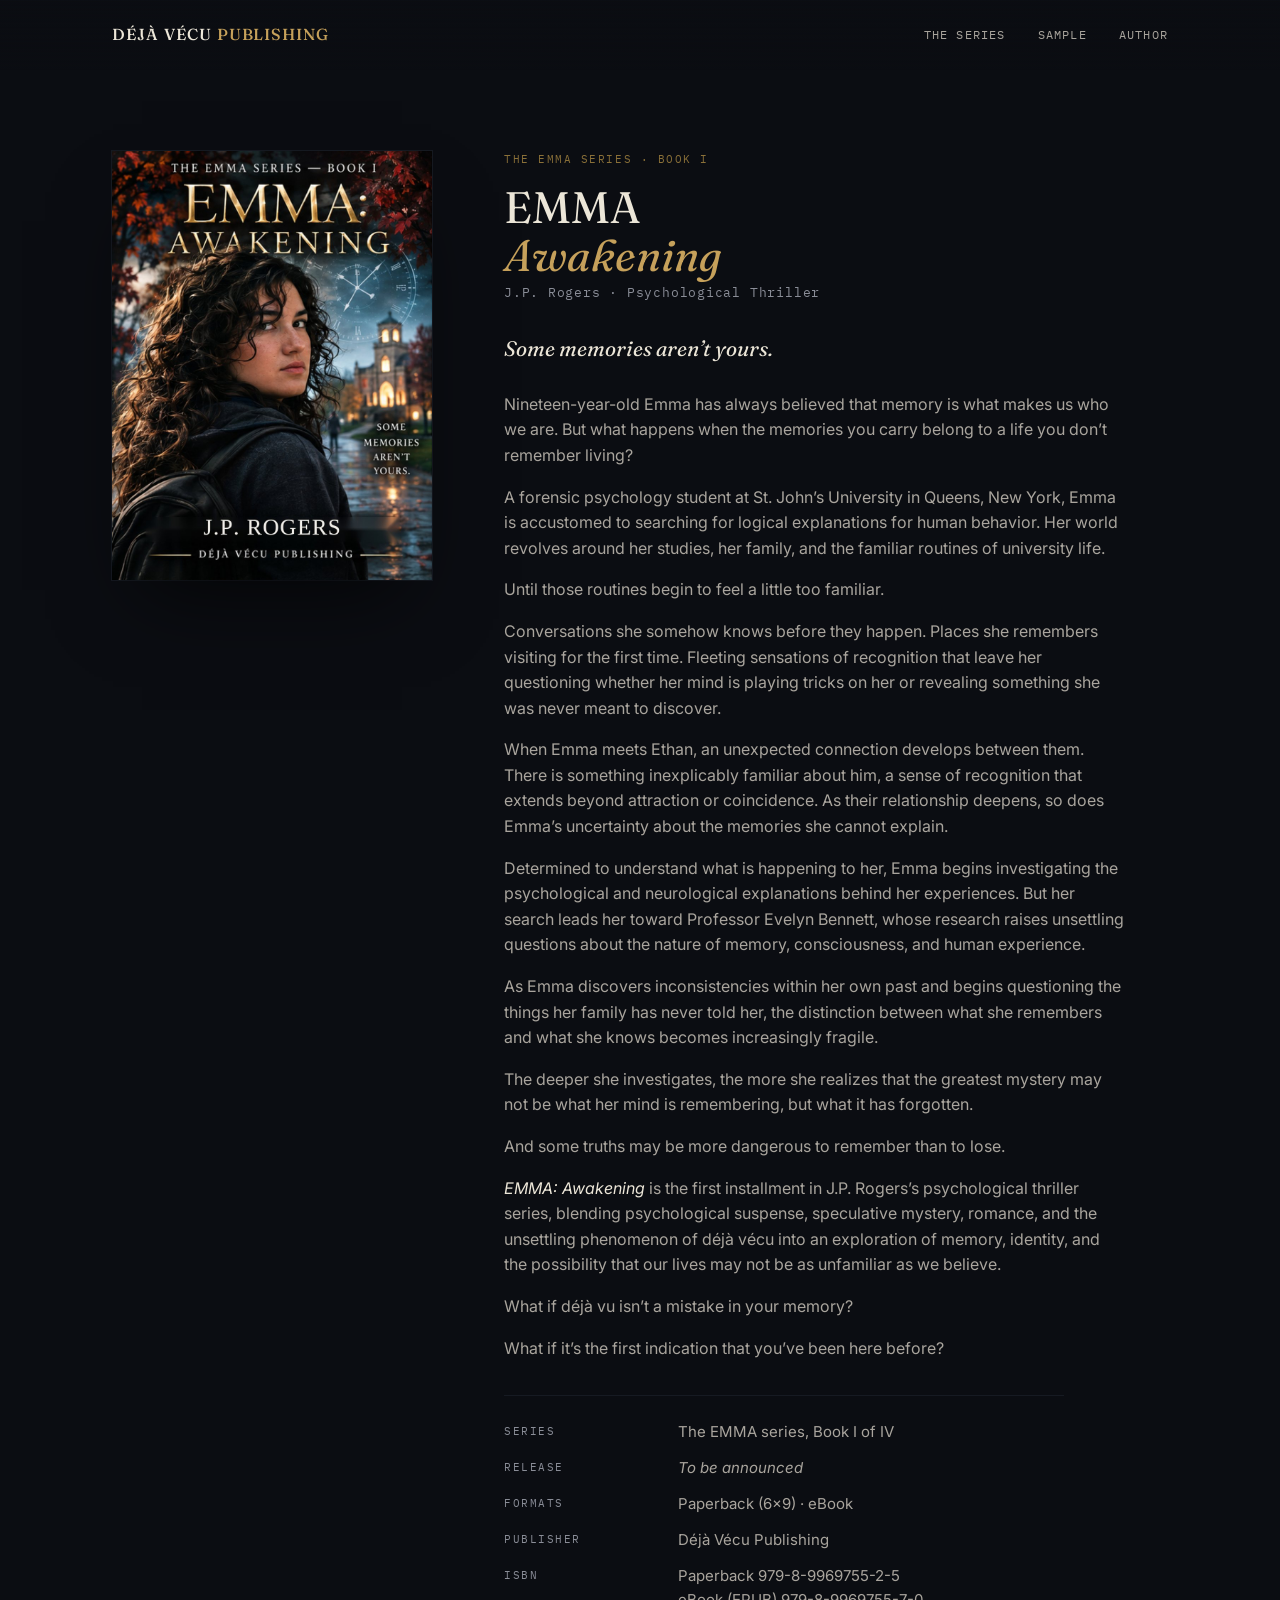
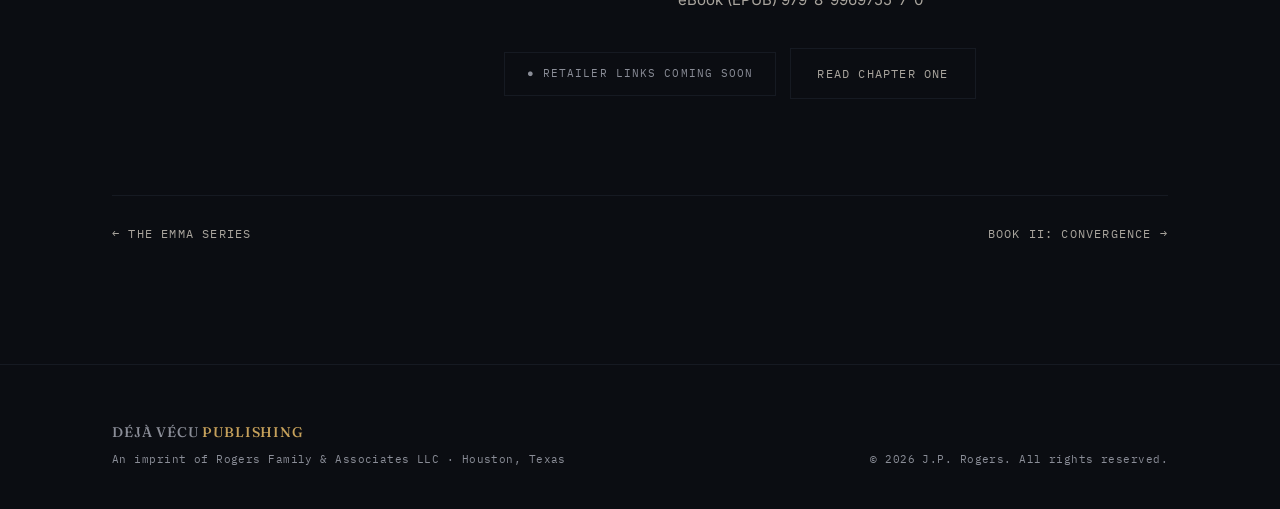
<file: books/emma-awakening.html>
<!DOCTYPE html>
<html lang="en">
<head>
<meta charset="UTF-8" />
<meta name="viewport" content="width=device-width, initial-scale=1.0" />
<title>EMMA: Awakening (Book I) by J.P. Rogers | Déjà Vécu Publishing</title>
<meta name="description" content="EMMA: Awakening, Book I of the EMMA series, a psychological thriller series by J.P. Rogers. Some memories aren’t yours." />
<meta name="author" content="J.P. Rogers" />
<link rel="canonical" href="https://www.dejavecupublishing.com/books/emma-awakening.html" />
<meta property="og:site_name" content="Déjà Vécu Publishing" />
<meta property="og:type" content="book" />
<meta property="og:title" content="EMMA: Awakening (Book I) by J.P. Rogers | Déjà Vécu Publishing" />
<meta property="og:description" content="EMMA: Awakening, Book I of the EMMA series, a psychological thriller series by J.P. Rogers. Some memories aren’t yours." />
<meta property="og:url" content="https://www.dejavecupublishing.com/books/emma-awakening.html" />
<meta property="og:image" content="https://www.dejavecupublishing.com/assets/covers/emma-awakening.jpg" />
<meta name="twitter:card" content="summary_large_image" />
<meta name="twitter:title" content="EMMA: Awakening (Book I) by J.P. Rogers | Déjà Vécu Publishing" />
<meta name="twitter:description" content="EMMA: Awakening, Book I of the EMMA series, a psychological thriller series by J.P. Rogers. Some memories aren’t yours." />
<meta name="twitter:image" content="https://www.dejavecupublishing.com/assets/covers/emma-awakening.jpg" />
<link rel="preconnect" href="https://fonts.googleapis.com">
<link rel="preconnect" href="https://fonts.gstatic.com" crossorigin>
<link href="https://fonts.googleapis.com/css2?family=Fraunces:ital,opsz,wght@0,9..144,300;0,9..144,400;0,9..144,500;0,9..144,600;1,9..144,400;1,9..144,500&family=Inter:wght@400;500;600&family=IBM+Plex+Mono:wght@400;500&display=swap" rel="stylesheet">
<link rel="icon" href="../favicon.ico" sizes="any" />
<link rel="icon" type="image/png" sizes="192x192" href="../assets/icons/icon-192.png" />
<link rel="apple-touch-icon" href="../apple-touch-icon.png" />
<meta name="theme-color" content="#0b0d12" />
<link rel="stylesheet" href="../assets/site.css" />
<script type="application/ld+json">
{
 "@context": "https://schema.org",
 "@type": "Book",
 "@id": "https://www.dejavecupublishing.com/books/emma-awakening.html#book",
 "url": "https://www.dejavecupublishing.com/books/emma-awakening.html",
 "name": "EMMA: Awakening",
 "alternateName": "EMMA: Awakening (The EMMA Series, Book I)",
 "author": {
  "@type": "Person",
  "@id": "https://www.dejavecupublishing.com/#author",
  "name": "J.P. Rogers",
  "url": "https://www.dejavecupublishing.com/#author"
 },
 "publisher": {
  "@type": "Organization",
  "@id": "https://www.dejavecupublishing.com/#publisher",
  "name": "Déjà Vécu Publishing",
  "url": "https://www.dejavecupublishing.com/",
  "logo": "https://www.dejavecupublishing.com/assets/icons/dejavecu-publishing-logo-light.jpg",
  "parentOrganization": {
   "@type": "Organization",
   "name": "Rogers Family & Associates LLC"
  },
  "address": {
   "@type": "PostalAddress",
   "addressLocality": "Houston",
   "addressRegion": "TX",
   "addressCountry": "US"
  }
 },
 "image": "https://www.dejavecupublishing.com/assets/covers/emma-awakening.jpg",
 "description": "Some memories aren’t yours. Nineteen-year-old Emma has always believed that memory is what makes us who we are. But what happens when the memories you carry belong to a life you don’t remember living?",
 "genre": [
  "Psychological Thriller",
  "Psychological Suspense"
 ],
 "inLanguage": "en",
 "copyrightYear": 2026,
 "copyrightHolder": {
  "@type": "Person",
  "name": "J.P. Rogers"
 },
 "isPartOf": {
  "@type": "BookSeries",
  "@id": "https://www.dejavecupublishing.com/#emma-series",
  "name": "The EMMA Series",
  "url": "https://www.dejavecupublishing.com/#series"
 },
 "position": 1,
 "workExample": [
  {
   "@type": "Book",
   "bookFormat": "https://schema.org/Paperback",
   "isbn": "979-8-9969755-2-5",
   "bookEdition": "First Edition",
   "inLanguage": "en"
  },
  {
   "@type": "Book",
   "bookFormat": "https://schema.org/EBook",
   "isbn": "979-8-9969755-7-0",
   "bookEdition": "First Edition",
   "inLanguage": "en"
  }
 ]
}
</script>
</head>
<body>
<header class="site">
  <div class="wrap">
    <a href="../index.html" class="wordmark-sm">DÉJÀ&nbsp;VÉCU <span>PUBLISHING</span></a>
    <nav class="links">
      <a href="../index.html#series">The Series</a>
      <a href="../sample.html">Sample</a>
      <a href="../index.html#author">Author</a>
    </nav>
  </div>
</header>

<section class="featured book-page">
  <div class="wrap">
    <div class="book-grid">
      <div class="book-cover-frame">
        <img src="../assets/covers/emma-awakening.jpg" alt="Cover of EMMA: Awakening, Book I of the EMMA series by J.P. Rogers" width="900" />
      </div>
      <div>
        <span class="cycle-tag">The EMMA Series · Book I</span>
        <h1 class="book-title">EMMA <span class="sub">Awakening</span></h1>
        <div class="book-byline">J.P. Rogers · Psychological Thriller</div>
        <p class="book-hook">Some memories aren’t yours.</p>

        <div class="book-synopsis">
          <p>Nineteen-year-old Emma has always believed that memory is what makes us who we are. But what happens when the memories you carry belong to a life you don’t remember living?</p>
          <p>A forensic psychology student at St. John’s University in Queens, New York, Emma is accustomed to searching for logical explanations for human behavior. Her world revolves around her studies, her family, and the familiar routines of university life.</p>
          <p>Until those routines begin to feel a little too familiar.</p>
          <p>Conversations she somehow knows before they happen. Places she remembers visiting for the first time. Fleeting sensations of recognition that leave her questioning whether her mind is playing tricks on her or revealing something she was never meant to discover.</p>
          <p>When Emma meets Ethan, an unexpected connection develops between them. There is something inexplicably familiar about him, a sense of recognition that extends beyond attraction or coincidence. As their relationship deepens, so does Emma’s uncertainty about the memories she cannot explain.</p>
          <p>Determined to understand what is happening to her, Emma begins investigating the psychological and neurological explanations behind her experiences. But her search leads her toward Professor Evelyn Bennett, whose research raises unsettling questions about the nature of memory, consciousness, and human experience.</p>
          <p>As Emma discovers inconsistencies within her own past and begins questioning the things her family has never told her, the distinction between what she remembers and what she knows becomes increasingly fragile.</p>
          <p>The deeper she investigates, the more she realizes that the greatest mystery may not be what her mind is remembering, but what it has forgotten.</p>
          <p>And some truths may be more dangerous to remember than to lose.</p>
          <p><em>EMMA: Awakening</em> is the first installment in J.P. Rogers’s psychological thriller series, blending psychological suspense, speculative mystery, romance, and the unsettling phenomenon of déjà vécu into an exploration of memory, identity, and the possibility that our lives may not be as unfamiliar as we believe.</p>
          <p>What if déjà vu isn’t a mistake in your memory?</p>
          <p>What if it’s the first indication that you’ve been here before?</p>
        </div>

        <dl class="details">
          <dt>Series</dt><dd>The EMMA series, Book I of IV</dd>
          <!-- PLACEHOLDER: RELEASE DATE, Book I. Replace the text below with the confirmed date. -->
          <dt>Release</dt><dd class="tbd">To be announced</dd>
          <dt>Formats</dt><dd>Paperback (6×9) · eBook</dd>
          <dt>Publisher</dt><dd>Déjà Vécu Publishing</dd>
          <dt>ISBN</dt><dd>Paperback 979-8-9969755-2-5<br />eBook (EPUB) 979-8-9969755-7-0</dd>
        </dl>

        <div class="buy-row">
          <!-- PLACEHOLDER: RETAILER LINKS, Book I. Replace the badge below with buttons, e.g.
          <a class="btn btn-primary" href="RETAILER_URL" target="_blank" rel="noopener">Paperback</a>
          <a class="btn btn-ghost" href="RETAILER_URL" target="_blank" rel="noopener">eBook</a>
          -->
          <span class="status pending" style="padding:12px 22px; border:1px solid var(--slate-line);">● Retailer links coming soon</span>
        <a class="btn btn-ghost" href="../sample.html">Read Chapter One</a>
        </div>
      </div>
    </div>

    <nav class="book-nav" aria-label="Series navigation">
      <a class="prev" href="../index.html#series">← The EMMA series</a>
      <a class="next" href="emma-convergence.html">Book II: Convergence →</a>
    </nav>
  </div>
</section>

<footer>
  <div class="wrap">
    <div class="foot-bottom">
      <div>
        <div class="wordmark-sm">DÉJÀ&nbsp;VÉCU <span style="color:var(--gold);">PUBLISHING</span></div>
        <div style="margin-top:8px;">An imprint of Rogers Family &amp; Associates LLC · Houston, Texas</div>
      </div>
      <div>© 2026 J.P. Rogers. All rights reserved.</div>
    </div>
  </div>
</footer>
</body>
</html>
</file>
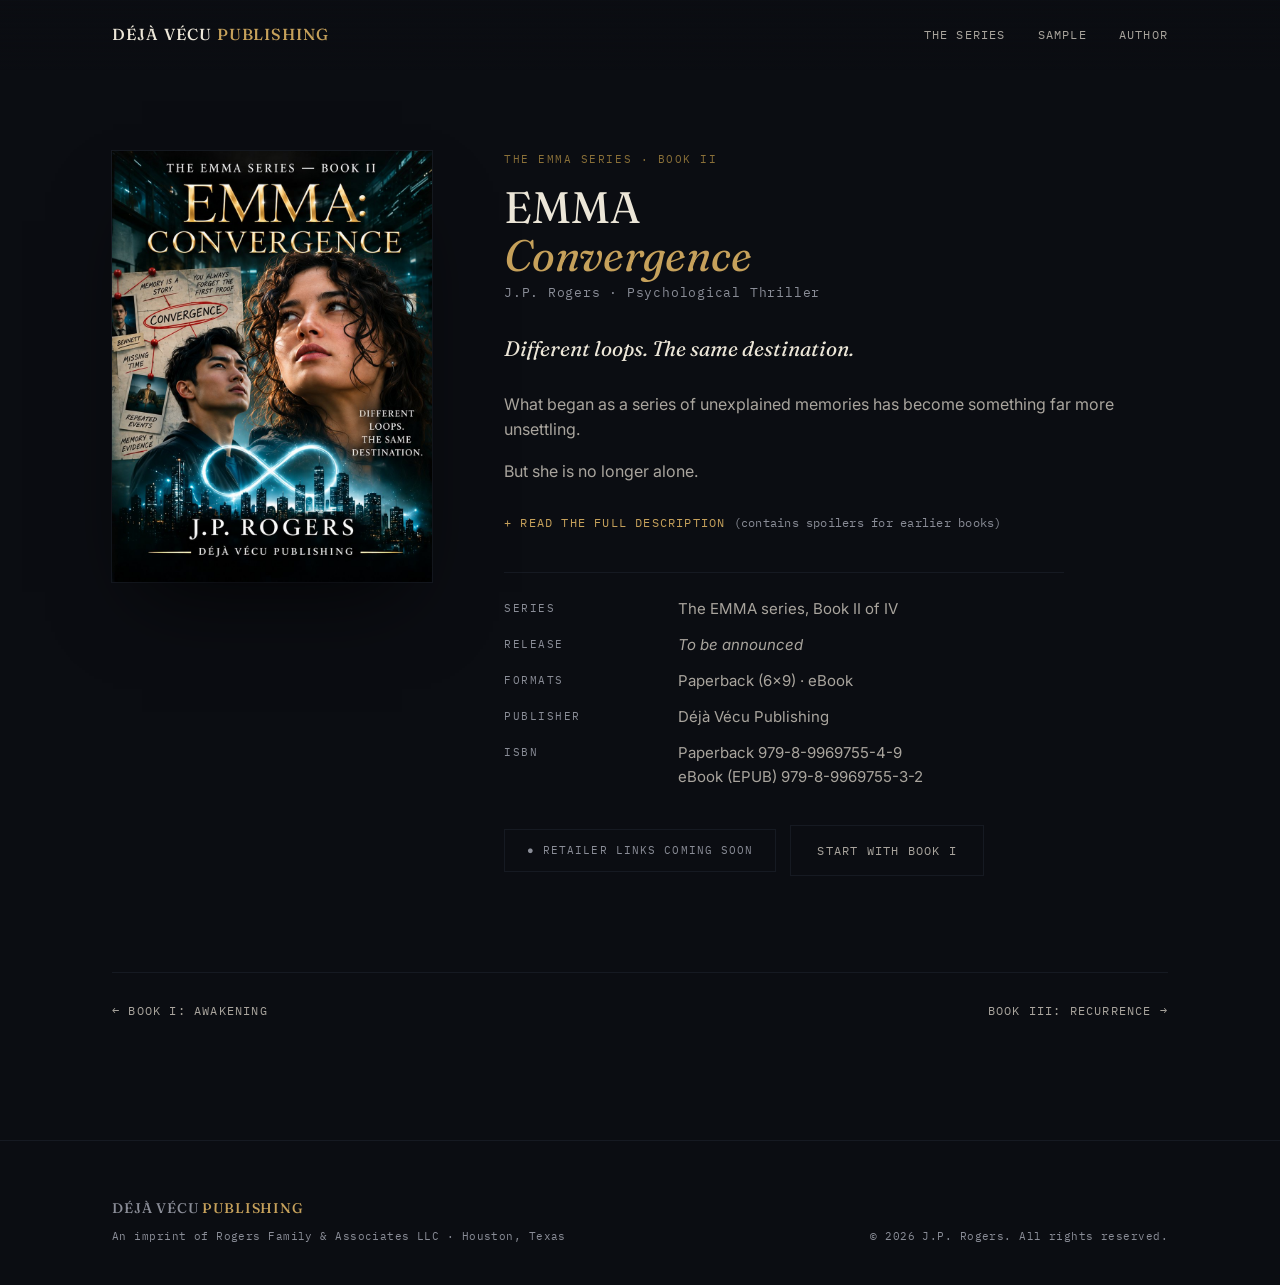
<file: books/emma-convergence.html>
<!DOCTYPE html>
<html lang="en">
<head>
<meta charset="UTF-8" />
<meta name="viewport" content="width=device-width, initial-scale=1.0" />
<title>EMMA: Convergence (Book II) by J.P. Rogers | Déjà Vécu Publishing</title>
<meta name="description" content="EMMA: Convergence, Book II of the EMMA series, a psychological thriller series by J.P. Rogers. Different loops. The same destination." />
<meta name="author" content="J.P. Rogers" />
<link rel="canonical" href="https://www.dejavecupublishing.com/books/emma-convergence.html" />
<meta property="og:site_name" content="Déjà Vécu Publishing" />
<meta property="og:type" content="book" />
<meta property="og:title" content="EMMA: Convergence (Book II) by J.P. Rogers | Déjà Vécu Publishing" />
<meta property="og:description" content="EMMA: Convergence, Book II of the EMMA series, a psychological thriller series by J.P. Rogers. Different loops. The same destination." />
<meta property="og:url" content="https://www.dejavecupublishing.com/books/emma-convergence.html" />
<meta property="og:image" content="https://www.dejavecupublishing.com/assets/covers/emma-convergence.jpg" />
<meta name="twitter:card" content="summary_large_image" />
<meta name="twitter:title" content="EMMA: Convergence (Book II) by J.P. Rogers | Déjà Vécu Publishing" />
<meta name="twitter:description" content="EMMA: Convergence, Book II of the EMMA series, a psychological thriller series by J.P. Rogers. Different loops. The same destination." />
<meta name="twitter:image" content="https://www.dejavecupublishing.com/assets/covers/emma-convergence.jpg" />
<link rel="preconnect" href="https://fonts.googleapis.com">
<link rel="preconnect" href="https://fonts.gstatic.com" crossorigin>
<link href="https://fonts.googleapis.com/css2?family=Fraunces:ital,opsz,wght@0,9..144,300;0,9..144,400;0,9..144,500;0,9..144,600;1,9..144,400;1,9..144,500&family=Inter:wght@400;500;600&family=IBM+Plex+Mono:wght@400;500&display=swap" rel="stylesheet">
<link rel="icon" href="../favicon.ico" sizes="any" />
<link rel="icon" type="image/png" sizes="192x192" href="../assets/icons/icon-192.png" />
<link rel="apple-touch-icon" href="../apple-touch-icon.png" />
<meta name="theme-color" content="#0b0d12" />
<link rel="stylesheet" href="../assets/site.css" />
<script type="application/ld+json">
{
 "@context": "https://schema.org",
 "@type": "Book",
 "@id": "https://www.dejavecupublishing.com/books/emma-convergence.html#book",
 "url": "https://www.dejavecupublishing.com/books/emma-convergence.html",
 "name": "EMMA: Convergence",
 "alternateName": "EMMA: Convergence (The EMMA Series, Book II)",
 "author": {
  "@type": "Person",
  "@id": "https://www.dejavecupublishing.com/#author",
  "name": "J.P. Rogers",
  "url": "https://www.dejavecupublishing.com/#author"
 },
 "publisher": {
  "@type": "Organization",
  "@id": "https://www.dejavecupublishing.com/#publisher",
  "name": "Déjà Vécu Publishing",
  "url": "https://www.dejavecupublishing.com/",
  "logo": "https://www.dejavecupublishing.com/assets/icons/dejavecu-publishing-logo-light.jpg",
  "parentOrganization": {
   "@type": "Organization",
   "name": "Rogers Family & Associates LLC"
  },
  "address": {
   "@type": "PostalAddress",
   "addressLocality": "Houston",
   "addressRegion": "TX",
   "addressCountry": "US"
  }
 },
 "image": "https://www.dejavecupublishing.com/assets/covers/emma-convergence.jpg",
 "description": "Different loops. The same destination. What began as a series of unexplained memories has become something far more unsettling. But she is no longer alone.",
 "genre": [
  "Psychological Thriller",
  "Psychological Suspense"
 ],
 "inLanguage": "en",
 "copyrightYear": 2026,
 "copyrightHolder": {
  "@type": "Person",
  "name": "J.P. Rogers"
 },
 "isPartOf": {
  "@type": "BookSeries",
  "@id": "https://www.dejavecupublishing.com/#emma-series",
  "name": "The EMMA Series",
  "url": "https://www.dejavecupublishing.com/#series"
 },
 "position": 2,
 "workExample": [
  {
   "@type": "Book",
   "bookFormat": "https://schema.org/Paperback",
   "isbn": "979-8-9969755-4-9",
   "bookEdition": "First Edition",
   "inLanguage": "en"
  },
  {
   "@type": "Book",
   "bookFormat": "https://schema.org/EBook",
   "isbn": "979-8-9969755-3-2",
   "bookEdition": "First Edition",
   "inLanguage": "en"
  }
 ]
}
</script>
</head>
<body>
<header class="site">
  <div class="wrap">
    <a href="../index.html" class="wordmark-sm">DÉJÀ&nbsp;VÉCU <span>PUBLISHING</span></a>
    <nav class="links">
      <a href="../index.html#series">The Series</a>
      <a href="../sample.html">Sample</a>
      <a href="../index.html#author">Author</a>
    </nav>
  </div>
</header>

<section class="featured book-page">
  <div class="wrap">
    <div class="book-grid">
      <div class="book-cover-frame">
        <img src="../assets/covers/emma-convergence.jpg" alt="Cover of EMMA: Convergence, Book II of the EMMA series by J.P. Rogers" width="900" />
      </div>
      <div>
        <span class="cycle-tag">The EMMA Series · Book II</span>
        <h1 class="book-title">EMMA <span class="sub">Convergence</span></h1>
        <div class="book-byline">J.P. Rogers · Psychological Thriller</div>
        <p class="book-hook">Different loops. The same destination.</p>

        <div class="book-synopsis">
          <p>What began as a series of unexplained memories has become something far more unsettling.</p>
          <p>But she is no longer alone.</p>
          <details class="spoiler">
            <summary>Read the full description <span>(contains spoilers for earlier books)</span></summary>
          <p>What began as a series of unexplained memories has become something far more unsettling.</p>
          <p>Emma can no longer dismiss the inconsistencies surrounding her life as coincidence. Conversations she remembers before they happen, familiar experiences she cannot explain, and fragments of a past that seemingly never existed are forcing her to question the very nature of her reality.</p>
          <p>But she is no longer alone.</p>
          <p>As Ethan begins experiencing anomalies of his own, their growing connection becomes intertwined with a mystery neither of them fully understands. Together, they search for patterns within their memories, hoping to uncover an explanation for experiences that defy conventional reasoning.</p>
          <p>Their investigation draws them deeper into Professor Evelyn Bennett’s research and forgotten histories. What once appeared to be unrelated discoveries begin to converge, suggesting connections that challenge everything Emma believes about memory, identity, and time.</p>
          <p>Every answer leads to another question. Every discovery makes coincidence less convincing. And every familiar moment carries the unsettling possibility that their lives have intersected before.</p>
          <p>As the boundaries between memory and reality become increasingly uncertain, Emma must confront a possibility more frightening than the memories themselves:</p>
          <p>What if the life she remembers isn’t the only life she’s lived?</p>
          <p>With Ethan beside her, Emma struggles to determine what is real, what can be trusted, and whether the connection they share belongs to the present—or to something far greater than either of them can comprehend.</p>
          <p>But discovering the truth may come at a cost neither is prepared to accept.</p>
          <p><em>EMMA: Convergence</em> is the second installment in J.P. Rogers’s psychological thriller series. Blending psychological suspense, mystery, speculative fiction, and an increasingly complex love story, it explores the fragile relationship between memory and identity, the nature of human connection, and the possibility that some encounters are never truly accidental.</p>
          <p>When separate paths begin to converge, the most dangerous discovery may be where they ultimately lead.</p>
          </details>
        </div>

        <dl class="details">
          <dt>Series</dt><dd>The EMMA series, Book II of IV</dd>
          <!-- PLACEHOLDER: RELEASE DATE, Book II. Replace the text below with the confirmed date. -->
          <dt>Release</dt><dd class="tbd">To be announced</dd>
          <dt>Formats</dt><dd>Paperback (6×9) · eBook</dd>
          <dt>Publisher</dt><dd>Déjà Vécu Publishing</dd>
          <dt>ISBN</dt><dd>Paperback 979-8-9969755-4-9<br />eBook (EPUB) 979-8-9969755-3-2</dd>
        </dl>

        <div class="buy-row">
          <!-- PLACEHOLDER: RETAILER LINKS, Book II. Replace the badge below with buttons, e.g.
          <a class="btn btn-primary" href="RETAILER_URL" target="_blank" rel="noopener">Paperback</a>
          <a class="btn btn-ghost" href="RETAILER_URL" target="_blank" rel="noopener">eBook</a>
          -->
          <span class="status pending" style="padding:12px 22px; border:1px solid var(--slate-line);">● Retailer links coming soon</span>
        <a class="btn btn-ghost" href="emma-awakening.html">Start with Book I</a>
        </div>
      </div>
    </div>

    <nav class="book-nav" aria-label="Series navigation">
      <a class="prev" href="emma-awakening.html">← Book I: Awakening</a>
      <a class="next" href="emma-recurrence.html">Book III: Recurrence →</a>
    </nav>
  </div>
</section>

<footer>
  <div class="wrap">
    <div class="foot-bottom">
      <div>
        <div class="wordmark-sm">DÉJÀ&nbsp;VÉCU <span style="color:var(--gold);">PUBLISHING</span></div>
        <div style="margin-top:8px;">An imprint of Rogers Family &amp; Associates LLC · Houston, Texas</div>
      </div>
      <div>© 2026 J.P. Rogers. All rights reserved.</div>
    </div>
  </div>
</footer>
</body>
</html>
</file>
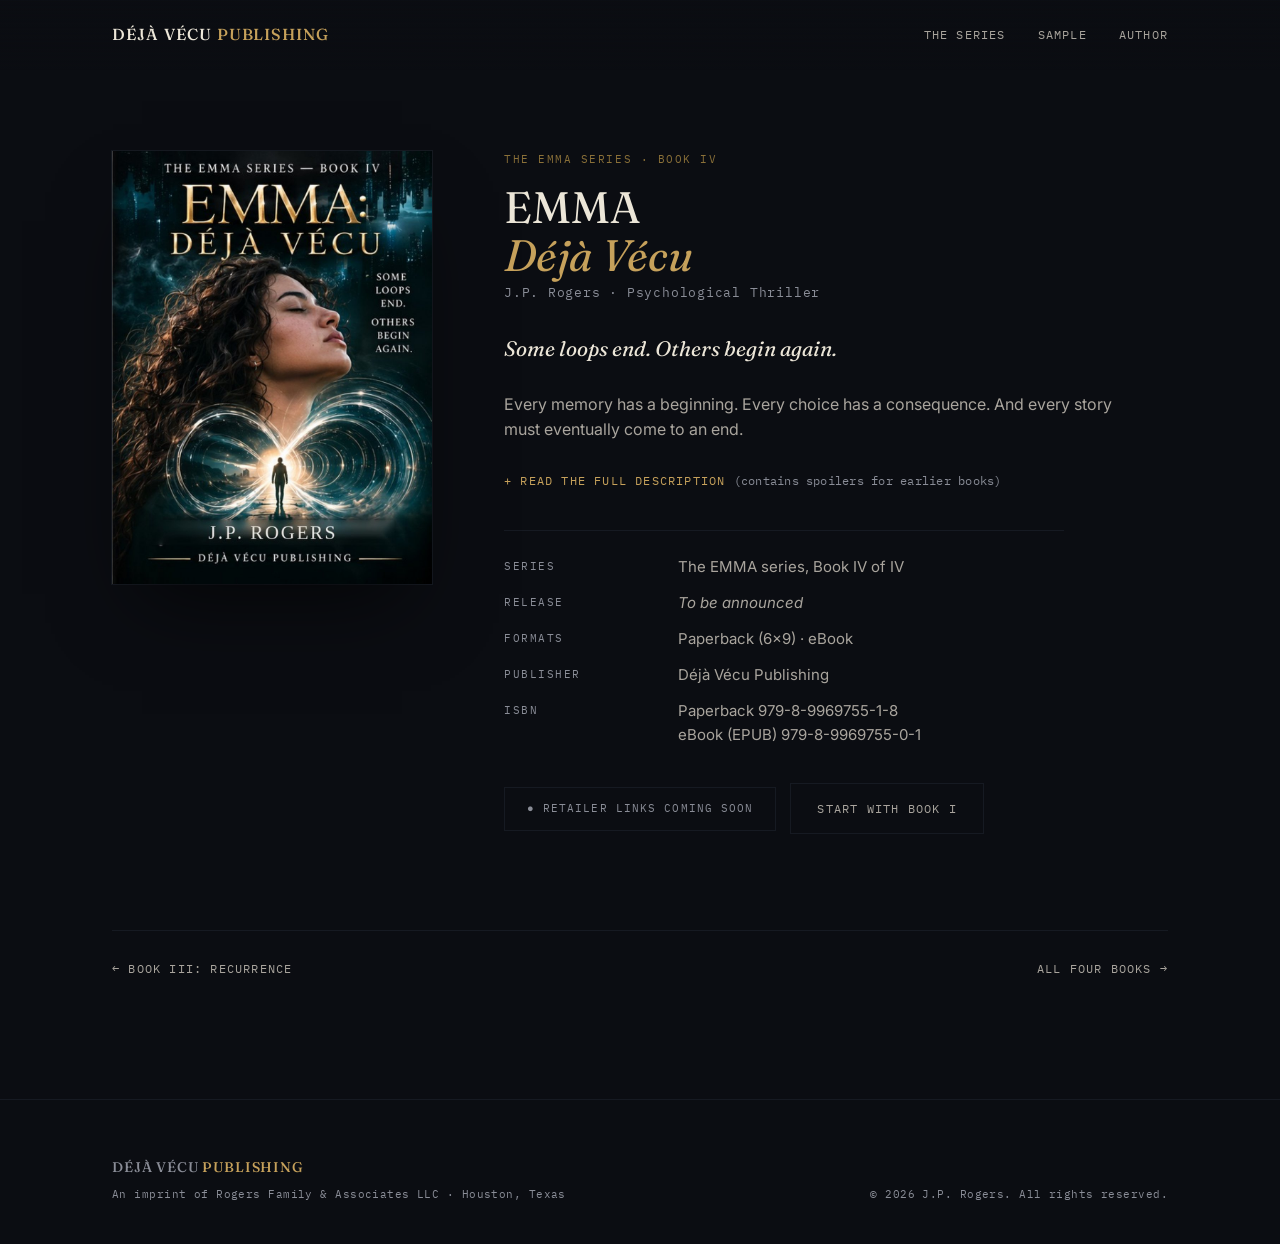
<file: books/emma-deja-vecu.html>
<!DOCTYPE html>
<html lang="en">
<head>
<meta charset="UTF-8" />
<meta name="viewport" content="width=device-width, initial-scale=1.0" />
<title>EMMA: Déjà Vécu (Book IV) by J.P. Rogers | Déjà Vécu Publishing</title>
<meta name="description" content="EMMA: Déjà Vécu, Book IV of the EMMA series, a psychological thriller series by J.P. Rogers. Some loops end. Others begin again." />
<meta name="author" content="J.P. Rogers" />
<link rel="canonical" href="https://www.dejavecupublishing.com/books/emma-deja-vecu.html" />
<meta property="og:site_name" content="Déjà Vécu Publishing" />
<meta property="og:type" content="book" />
<meta property="og:title" content="EMMA: Déjà Vécu (Book IV) by J.P. Rogers | Déjà Vécu Publishing" />
<meta property="og:description" content="EMMA: Déjà Vécu, Book IV of the EMMA series, a psychological thriller series by J.P. Rogers. Some loops end. Others begin again." />
<meta property="og:url" content="https://www.dejavecupublishing.com/books/emma-deja-vecu.html" />
<meta property="og:image" content="https://www.dejavecupublishing.com/assets/covers/emma-deja-vecu.jpg" />
<meta name="twitter:card" content="summary_large_image" />
<meta name="twitter:title" content="EMMA: Déjà Vécu (Book IV) by J.P. Rogers | Déjà Vécu Publishing" />
<meta name="twitter:description" content="EMMA: Déjà Vécu, Book IV of the EMMA series, a psychological thriller series by J.P. Rogers. Some loops end. Others begin again." />
<meta name="twitter:image" content="https://www.dejavecupublishing.com/assets/covers/emma-deja-vecu.jpg" />
<link rel="preconnect" href="https://fonts.googleapis.com">
<link rel="preconnect" href="https://fonts.gstatic.com" crossorigin>
<link href="https://fonts.googleapis.com/css2?family=Fraunces:ital,opsz,wght@0,9..144,300;0,9..144,400;0,9..144,500;0,9..144,600;1,9..144,400;1,9..144,500&family=Inter:wght@400;500;600&family=IBM+Plex+Mono:wght@400;500&display=swap" rel="stylesheet">
<link rel="icon" href="../favicon.ico" sizes="any" />
<link rel="icon" type="image/png" sizes="192x192" href="../assets/icons/icon-192.png" />
<link rel="apple-touch-icon" href="../apple-touch-icon.png" />
<meta name="theme-color" content="#0b0d12" />
<link rel="stylesheet" href="../assets/site.css" />
<script type="application/ld+json">
{
 "@context": "https://schema.org",
 "@type": "Book",
 "@id": "https://www.dejavecupublishing.com/books/emma-deja-vecu.html#book",
 "url": "https://www.dejavecupublishing.com/books/emma-deja-vecu.html",
 "name": "EMMA: Déjà Vécu",
 "alternateName": "EMMA: Déjà Vécu (The EMMA Series, Book IV)",
 "author": {
  "@type": "Person",
  "@id": "https://www.dejavecupublishing.com/#author",
  "name": "J.P. Rogers",
  "url": "https://www.dejavecupublishing.com/#author"
 },
 "publisher": {
  "@type": "Organization",
  "@id": "https://www.dejavecupublishing.com/#publisher",
  "name": "Déjà Vécu Publishing",
  "url": "https://www.dejavecupublishing.com/",
  "logo": "https://www.dejavecupublishing.com/assets/icons/dejavecu-publishing-logo-light.jpg",
  "parentOrganization": {
   "@type": "Organization",
   "name": "Rogers Family & Associates LLC"
  },
  "address": {
   "@type": "PostalAddress",
   "addressLocality": "Houston",
   "addressRegion": "TX",
   "addressCountry": "US"
  }
 },
 "image": "https://www.dejavecupublishing.com/assets/covers/emma-deja-vecu.jpg",
 "description": "Some loops end. Others begin again. Every memory has a beginning. Every choice has a consequence. And every story must eventually come to an end.",
 "genre": [
  "Psychological Thriller",
  "Psychological Suspense"
 ],
 "inLanguage": "en",
 "copyrightYear": 2026,
 "copyrightHolder": {
  "@type": "Person",
  "name": "J.P. Rogers"
 },
 "isPartOf": {
  "@type": "BookSeries",
  "@id": "https://www.dejavecupublishing.com/#emma-series",
  "name": "The EMMA Series",
  "url": "https://www.dejavecupublishing.com/#series"
 },
 "position": 4,
 "workExample": [
  {
   "@type": "Book",
   "bookFormat": "https://schema.org/Paperback",
   "isbn": "979-8-9969755-1-8",
   "bookEdition": "First Edition",
   "inLanguage": "en"
  },
  {
   "@type": "Book",
   "bookFormat": "https://schema.org/EBook",
   "isbn": "979-8-9969755-0-1",
   "bookEdition": "First Edition",
   "inLanguage": "en"
  }
 ]
}
</script>
</head>
<body>
<header class="site">
  <div class="wrap">
    <a href="../index.html" class="wordmark-sm">DÉJÀ&nbsp;VÉCU <span>PUBLISHING</span></a>
    <nav class="links">
      <a href="../index.html#series">The Series</a>
      <a href="../sample.html">Sample</a>
      <a href="../index.html#author">Author</a>
    </nav>
  </div>
</header>

<section class="featured book-page">
  <div class="wrap">
    <div class="book-grid">
      <div class="book-cover-frame">
        <img src="../assets/covers/emma-deja-vecu.jpg" alt="Cover of EMMA: Déjà Vécu, Book IV of the EMMA series by J.P. Rogers" width="900" />
      </div>
      <div>
        <span class="cycle-tag">The EMMA Series · Book IV</span>
        <h1 class="book-title">EMMA <span class="sub">Déjà Vécu</span></h1>
        <div class="book-byline">J.P. Rogers · Psychological Thriller</div>
        <p class="book-hook">Some loops end. Others begin again.</p>

        <div class="book-synopsis">
          <p>Every memory has a beginning. Every choice has a consequence. And every story must eventually come to an end.</p>
          <details class="spoiler">
            <summary>Read the full description <span>(contains spoilers for earlier books)</span></summary>
          <p>Every memory has a beginning. Every choice has a consequence. And every story must eventually come to an end.</p>
          <p>Emma has spent her journey searching for answers to questions that once seemed impossible. She has questioned her memories, challenged her understanding of reality, and uncovered connections that extend beyond the boundaries of a single lifetime.</p>
          <p>What began as déjà vu became an awakening. What appeared to be coincidence became convergence. What seemed inevitable became recurrence.</p>
          <p>Now, Emma must confront the truth behind it all.</p>
          <p>As the mysteries surrounding Professor Evelyn Bennett’s research and her extraordinary connection with Ethan begin to come together, Emma discovers that understanding the nature of her experiences is only part of the answer.</p>
          <p>The greater challenge is deciding what to do with that knowledge.</p>
          <p>For Emma and Ethan, their relationship has become something far more profound than either could have imagined. Their connection challenges the conventional understanding of love, memory, and human existence.</p>
          <p>With the weight of forgotten histories and the uncertainty of an unwritten future bearing down upon her, Emma must decide whether to trust the memories that have guided her or embrace the freedom of a life that has yet to unfold.</p>
          <p>Can the past truly be changed?</p>
          <p>Are the choices we make our own, or are we unknowingly following a path that has already been written?</p>
          <p>And if given the opportunity to change everything, would we be willing to accept a future different from the one we desperately want?</p>
          <p>As the distinction between destiny and free will reaches its breaking point, Emma faces the most personal and consequential decisions of her life. The answers she has pursued may finally be within reach, but discovering the truth does not guarantee that she will be prepared to accept it.</p>
          <p><em>EMMA: Déjà Vécu</em> is the powerful conclusion to J.P. Rogers’s four-book psychological thriller series. Bringing together psychological suspense, speculative fiction, mystery, family secrets, and a deeply emotional love story, the final installment explores the meaning of human existence, the enduring power of connection, and the sacrifices that define who we are.</p>
          <p>Ultimately, Emma’s journey is not simply about remembering what has been forgotten.</p>
          <p>It is about understanding what makes a life worth living, what makes a love worth choosing, and whether the future belongs to the patterns of the past or the decisions we make today.</p>
          <p>Because sometimes, the most meaningful choice is not to relive the past.</p>
          <p>It is to create a future that has never existed before.</p>
          </details>
        </div>

        <dl class="details">
          <dt>Series</dt><dd>The EMMA series, Book IV of IV</dd>
          <!-- PLACEHOLDER: RELEASE DATE, Book IV. Replace the text below with the confirmed date. -->
          <dt>Release</dt><dd class="tbd">To be announced</dd>
          <dt>Formats</dt><dd>Paperback (6×9) · eBook</dd>
          <dt>Publisher</dt><dd>Déjà Vécu Publishing</dd>
          <dt>ISBN</dt><dd>Paperback 979-8-9969755-1-8<br />eBook (EPUB) 979-8-9969755-0-1</dd>
        </dl>

        <div class="buy-row">
          <!-- PLACEHOLDER: RETAILER LINKS, Book IV. Replace the badge below with buttons, e.g.
          <a class="btn btn-primary" href="RETAILER_URL" target="_blank" rel="noopener">Paperback</a>
          <a class="btn btn-ghost" href="RETAILER_URL" target="_blank" rel="noopener">eBook</a>
          -->
          <span class="status pending" style="padding:12px 22px; border:1px solid var(--slate-line);">● Retailer links coming soon</span>
        <a class="btn btn-ghost" href="emma-awakening.html">Start with Book I</a>
        </div>
      </div>
    </div>

    <nav class="book-nav" aria-label="Series navigation">
      <a class="prev" href="emma-recurrence.html">← Book III: Recurrence</a>
      <a class="next" href="../index.html#series">All four books →</a>
    </nav>
  </div>
</section>

<footer>
  <div class="wrap">
    <div class="foot-bottom">
      <div>
        <div class="wordmark-sm">DÉJÀ&nbsp;VÉCU <span style="color:var(--gold);">PUBLISHING</span></div>
        <div style="margin-top:8px;">An imprint of Rogers Family &amp; Associates LLC · Houston, Texas</div>
      </div>
      <div>© 2026 J.P. Rogers. All rights reserved.</div>
    </div>
  </div>
</footer>
</body>
</html>
</file>
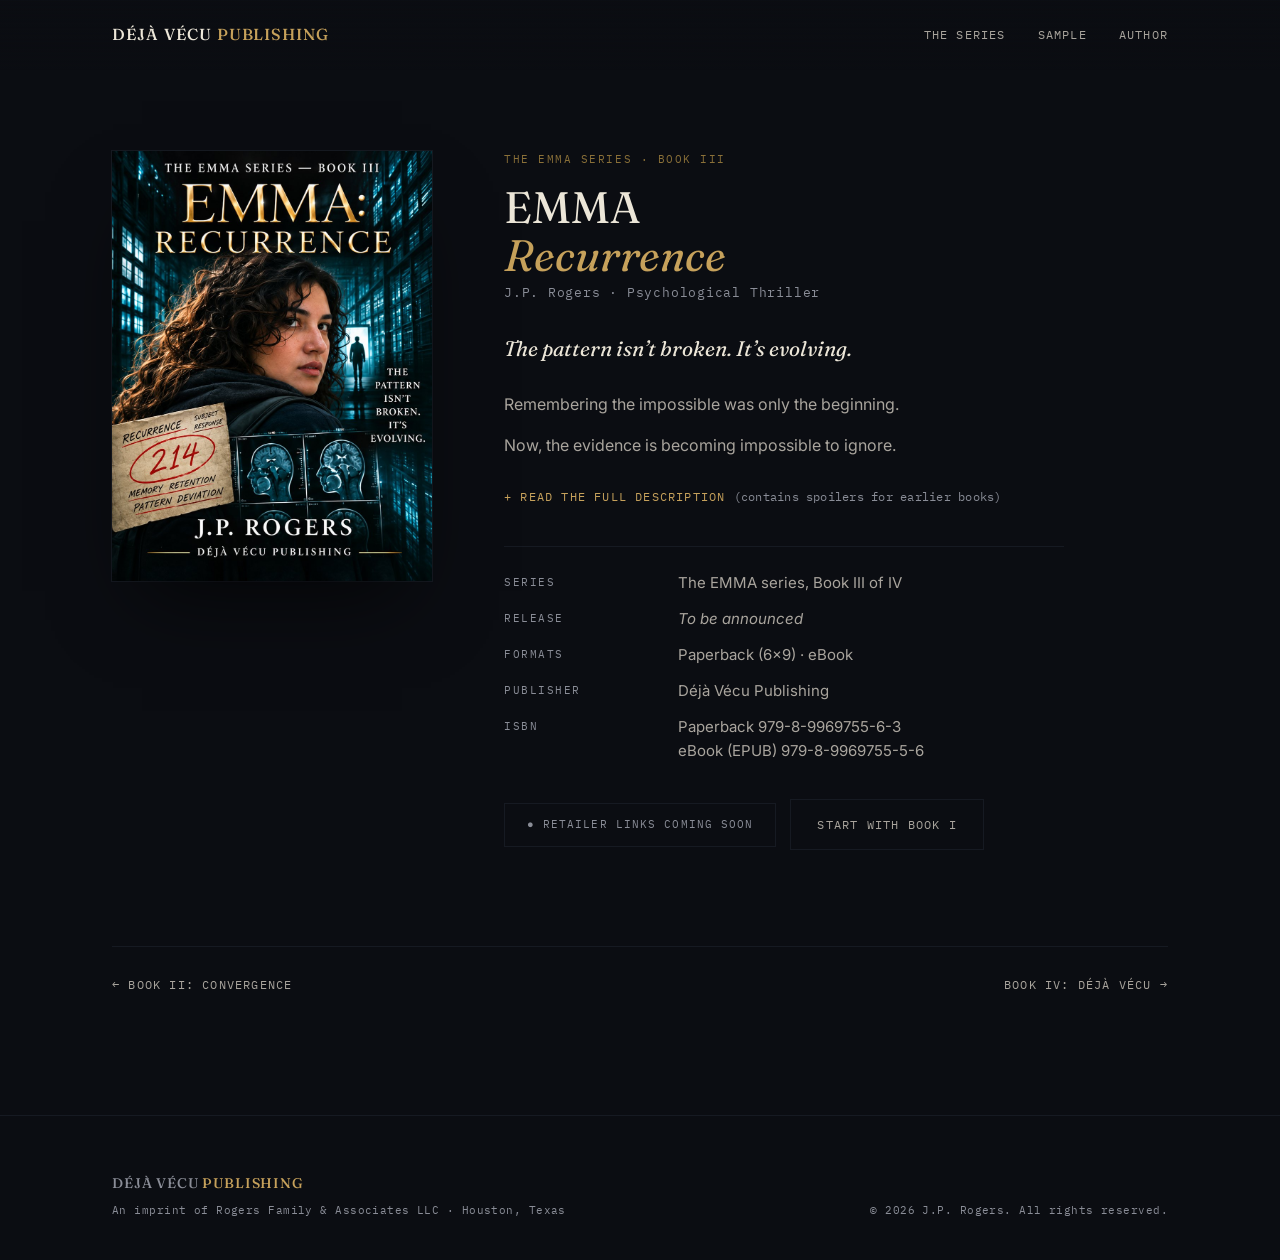
<file: books/emma-recurrence.html>
<!DOCTYPE html>
<html lang="en">
<head>
<meta charset="UTF-8" />
<meta name="viewport" content="width=device-width, initial-scale=1.0" />
<title>EMMA: Recurrence (Book III) by J.P. Rogers | Déjà Vécu Publishing</title>
<meta name="description" content="EMMA: Recurrence, Book III of the EMMA series, a psychological thriller series by J.P. Rogers. The pattern isn’t broken. It’s evolving." />
<meta name="author" content="J.P. Rogers" />
<link rel="canonical" href="https://www.dejavecupublishing.com/books/emma-recurrence.html" />
<meta property="og:site_name" content="Déjà Vécu Publishing" />
<meta property="og:type" content="book" />
<meta property="og:title" content="EMMA: Recurrence (Book III) by J.P. Rogers | Déjà Vécu Publishing" />
<meta property="og:description" content="EMMA: Recurrence, Book III of the EMMA series, a psychological thriller series by J.P. Rogers. The pattern isn’t broken. It’s evolving." />
<meta property="og:url" content="https://www.dejavecupublishing.com/books/emma-recurrence.html" />
<meta property="og:image" content="https://www.dejavecupublishing.com/assets/covers/emma-recurrence.jpg" />
<meta name="twitter:card" content="summary_large_image" />
<meta name="twitter:title" content="EMMA: Recurrence (Book III) by J.P. Rogers | Déjà Vécu Publishing" />
<meta name="twitter:description" content="EMMA: Recurrence, Book III of the EMMA series, a psychological thriller series by J.P. Rogers. The pattern isn’t broken. It’s evolving." />
<meta name="twitter:image" content="https://www.dejavecupublishing.com/assets/covers/emma-recurrence.jpg" />
<link rel="preconnect" href="https://fonts.googleapis.com">
<link rel="preconnect" href="https://fonts.gstatic.com" crossorigin>
<link href="https://fonts.googleapis.com/css2?family=Fraunces:ital,opsz,wght@0,9..144,300;0,9..144,400;0,9..144,500;0,9..144,600;1,9..144,400;1,9..144,500&family=Inter:wght@400;500;600&family=IBM+Plex+Mono:wght@400;500&display=swap" rel="stylesheet">
<link rel="icon" href="../favicon.ico" sizes="any" />
<link rel="icon" type="image/png" sizes="192x192" href="../assets/icons/icon-192.png" />
<link rel="apple-touch-icon" href="../apple-touch-icon.png" />
<meta name="theme-color" content="#0b0d12" />
<link rel="stylesheet" href="../assets/site.css" />
<script type="application/ld+json">
{
 "@context": "https://schema.org",
 "@type": "Book",
 "@id": "https://www.dejavecupublishing.com/books/emma-recurrence.html#book",
 "url": "https://www.dejavecupublishing.com/books/emma-recurrence.html",
 "name": "EMMA: Recurrence",
 "alternateName": "EMMA: Recurrence (The EMMA Series, Book III)",
 "author": {
  "@type": "Person",
  "@id": "https://www.dejavecupublishing.com/#author",
  "name": "J.P. Rogers",
  "url": "https://www.dejavecupublishing.com/#author"
 },
 "publisher": {
  "@type": "Organization",
  "@id": "https://www.dejavecupublishing.com/#publisher",
  "name": "Déjà Vécu Publishing",
  "url": "https://www.dejavecupublishing.com/",
  "logo": "https://www.dejavecupublishing.com/assets/icons/dejavecu-publishing-logo-light.jpg",
  "parentOrganization": {
   "@type": "Organization",
   "name": "Rogers Family & Associates LLC"
  },
  "address": {
   "@type": "PostalAddress",
   "addressLocality": "Houston",
   "addressRegion": "TX",
   "addressCountry": "US"
  }
 },
 "image": "https://www.dejavecupublishing.com/assets/covers/emma-recurrence.jpg",
 "description": "The pattern isn’t broken. It’s evolving. Remembering the impossible was only the beginning. Now, the evidence is becoming impossible to ignore.",
 "genre": [
  "Psychological Thriller",
  "Psychological Suspense"
 ],
 "inLanguage": "en",
 "copyrightYear": 2026,
 "copyrightHolder": {
  "@type": "Person",
  "name": "J.P. Rogers"
 },
 "isPartOf": {
  "@type": "BookSeries",
  "@id": "https://www.dejavecupublishing.com/#emma-series",
  "name": "The EMMA Series",
  "url": "https://www.dejavecupublishing.com/#series"
 },
 "position": 3,
 "workExample": [
  {
   "@type": "Book",
   "bookFormat": "https://schema.org/Paperback",
   "isbn": "979-8-9969755-6-3",
   "bookEdition": "First Edition",
   "inLanguage": "en"
  },
  {
   "@type": "Book",
   "bookFormat": "https://schema.org/EBook",
   "isbn": "979-8-9969755-5-6",
   "bookEdition": "First Edition",
   "inLanguage": "en"
  }
 ]
}
</script>
</head>
<body>
<header class="site">
  <div class="wrap">
    <a href="../index.html" class="wordmark-sm">DÉJÀ&nbsp;VÉCU <span>PUBLISHING</span></a>
    <nav class="links">
      <a href="../index.html#series">The Series</a>
      <a href="../sample.html">Sample</a>
      <a href="../index.html#author">Author</a>
    </nav>
  </div>
</header>

<section class="featured book-page">
  <div class="wrap">
    <div class="book-grid">
      <div class="book-cover-frame">
        <img src="../assets/covers/emma-recurrence.jpg" alt="Cover of EMMA: Recurrence, Book III of the EMMA series by J.P. Rogers" width="900" />
      </div>
      <div>
        <span class="cycle-tag">The EMMA Series · Book III</span>
        <h1 class="book-title">EMMA <span class="sub">Recurrence</span></h1>
        <div class="book-byline">J.P. Rogers · Psychological Thriller</div>
        <p class="book-hook">The pattern isn’t broken. It’s evolving.</p>

        <div class="book-synopsis">
          <p>Remembering the impossible was only the beginning.</p>
          <p>Now, the evidence is becoming impossible to ignore.</p>
          <details class="spoiler">
            <summary>Read the full description <span>(contains spoilers for earlier books)</span></summary>
          <p>Remembering the impossible was only the beginning.</p>
          <p>Emma has questioned the reliability of her memories, investigated events that should never have happened, and searched for an explanation for the inexplicable connection she shares with Ethan. What began as an unsettling sense of familiarity has evolved into a mystery that reaches far beyond her own experiences.</p>
          <p>Now, the evidence is becoming impossible to ignore.</p>
          <p>As Emma and Ethan delve deeper into Professor Evelyn Bennett’s research, they uncover forgotten histories and disturbing evidence suggesting that the events shaping their lives began long before either of them understood their significance. Fragments of seemingly unrelated experiences reveal connections that challenge everything Emma believes about her past.</p>
          <p>But the most unsettling discoveries are not about what has happened before.</p>
          <p>They are about what is happening differently.</p>
          <p>Ethan’s increasingly vivid experiences raise unsettling questions of their own, while Emma struggles to reconcile the life she remembers with the evidence unfolding before her. Their investigation leads them closer to the secrets Bennett spent years attempting to understand.</p>
          <p>As Bennett’s research begins to reveal a deeper connection between memory, human behavior, and the choices that shape their lives, Emma faces a question more profound than whether the past can repeat itself:</p>
          <p>If the same events have happened before, what happens when someone makes a different choice?</p>
          <p>With the distinction between memory and reality growing increasingly fragile, Emma and Ethan must determine whether their connection is the consequence of an unchangeable pattern or something powerful enough to alter it. Every discovery brings them closer to understanding their shared experiences, but it also threatens to expose truths that could change their lives forever.</p>
          <p>And somewhere within the fragments of forgotten histories, a mystery older than Emma herself is waiting to be remembered.</p>
          <p><em>EMMA: Recurrence</em> is the third installment in J.P. Rogers’s psychological thriller series, weaving psychological suspense, speculative mystery, family secrets, and an enduring love story into an exploration of memory, identity, free will, and the consequences of human choice.</p>
          <p>As the boundaries between the remembered and the forgotten begin to collapse, Emma must confront the possibility that understanding the past may not be enough to change the future.</p>
          <p>Some memories return. Some choices repeat. But not every ending has to remain the same.</p>
          </details>
        </div>

        <dl class="details">
          <dt>Series</dt><dd>The EMMA series, Book III of IV</dd>
          <!-- PLACEHOLDER: RELEASE DATE, Book III. Replace the text below with the confirmed date. -->
          <dt>Release</dt><dd class="tbd">To be announced</dd>
          <dt>Formats</dt><dd>Paperback (6×9) · eBook</dd>
          <dt>Publisher</dt><dd>Déjà Vécu Publishing</dd>
          <dt>ISBN</dt><dd>Paperback 979-8-9969755-6-3<br />eBook (EPUB) 979-8-9969755-5-6</dd>
        </dl>

        <div class="buy-row">
          <!-- PLACEHOLDER: RETAILER LINKS, Book III. Replace the badge below with buttons, e.g.
          <a class="btn btn-primary" href="RETAILER_URL" target="_blank" rel="noopener">Paperback</a>
          <a class="btn btn-ghost" href="RETAILER_URL" target="_blank" rel="noopener">eBook</a>
          -->
          <span class="status pending" style="padding:12px 22px; border:1px solid var(--slate-line);">● Retailer links coming soon</span>
        <a class="btn btn-ghost" href="emma-awakening.html">Start with Book I</a>
        </div>
      </div>
    </div>

    <nav class="book-nav" aria-label="Series navigation">
      <a class="prev" href="emma-convergence.html">← Book II: Convergence</a>
      <a class="next" href="emma-deja-vecu.html">Book IV: Déjà Vécu →</a>
    </nav>
  </div>
</section>

<footer>
  <div class="wrap">
    <div class="foot-bottom">
      <div>
        <div class="wordmark-sm">DÉJÀ&nbsp;VÉCU <span style="color:var(--gold);">PUBLISHING</span></div>
        <div style="margin-top:8px;">An imprint of Rogers Family &amp; Associates LLC · Houston, Texas</div>
      </div>
      <div>© 2026 J.P. Rogers. All rights reserved.</div>
    </div>
  </div>
</footer>
</body>
</html>
</file>
<file: assets/site.css>
/* Déjà Vécu Publishing — shared styles (index + book pages) */

  :root{
    --ink:#0b0d12;
    --slate:#12151d;
    --slate-line:#23283380;
    --paper:#ece6d8;
    --paper-dim:#ece6d8b3;
    --gold:#c6a15b;
    --gold-dim:#8a7038;
    --fog:#8a8d97;
    --serif: 'Fraunces', Georgia, serif;
    --sans: 'Inter', -apple-system, sans-serif;
    --mono: 'IBM Plex Mono', monospace;
    --max: 1120px;
  }

  *{ box-sizing:border-box; }
  html{ scroll-behavior:smooth; }
  body{
    margin:0;
    background:var(--ink);
    color:var(--paper);
    font-family:var(--sans);
    -webkit-font-smoothing:antialiased;
    line-height:1.6;
  }
  img{ max-width:100%; display:block; }
  a{ color:inherit; }
  ::selection{ background:var(--gold); color:var(--ink); }

  a:focus-visible{
    outline:2px solid var(--gold);
    outline-offset:3px;
  }

  .wrap{ max-width:var(--max); margin:0 auto; padding:0 32px; }

  .eyebrow{
    font-family:var(--mono);
    font-size:12px;
    letter-spacing:.18em;
    text-transform:uppercase;
    color:var(--gold);
    display:flex;
    align-items:center;
    gap:12px;
  }
  .eyebrow::before{
    content:"";
    width:22px; height:1px;
    background:var(--gold-dim);
    display:inline-block;
  }

  /* ---------- NAV ---------- */
  header.site{
    position:fixed; top:0; left:0; right:0; z-index:50;
    background:linear-gradient(180deg, rgba(11,13,18,.92), rgba(11,13,18,0));
    padding:22px 0;
  }
  header.site .wrap{ display:flex; align-items:center; justify-content:space-between; }
  .wordmark-sm{
    font-family:var(--serif);
    font-weight:500;
    font-size:16px;
    letter-spacing:.06em;
    text-transform:uppercase;
    text-decoration:none;
  }
  .wordmark-sm span{ color:var(--gold); }
  nav.links{ display:flex; gap:32px; }
  nav.links a{
    font-family:var(--mono);
    font-size:12px;
    letter-spacing:.1em;
    text-transform:uppercase;
    text-decoration:none;
    color:var(--paper-dim);
    transition:color .2s ease;
  }
  nav.links a:hover{ color:var(--gold); }
  @media (max-width:640px){ nav.links{ gap:18px; } }

  /* ---------- HERO ---------- */
  .hero{
    position:relative;
    min-height:100svh;
    display:flex; flex-direction:column;
    align-items:center; justify-content:center;
    text-align:center;
    overflow:hidden;
    padding:120px 24px 80px;
  }
  .hero::before{
    content:"";
    position:absolute; inset:0;
    background:
      radial-gradient(ellipse 80% 55% at 50% 30%, rgba(198,161,91,.08), transparent 60%),
      linear-gradient(180deg, rgba(11,13,18,.55) 0%, rgba(11,13,18,.75) 55%, var(--ink) 100%),
      url('covers/emma-awakening.jpg');
    background-size: cover;
    background-position: center 20%;
    filter: saturate(.7) brightness(.55) blur(1px);
    transform: scale(1.08);
    z-index:0;
  }
  .hero-inner{ position:relative; z-index:1; }

  .hero-eyebrow{
    font-family:var(--mono); font-size:12px; letter-spacing:.22em;
    text-transform:uppercase; color:var(--fog); margin-bottom:28px;
  }

  .echo-wrap{ position:relative; display:inline-block; }
  .wordmark-lg{
    font-family:var(--serif);
    font-weight:400;
    font-size:clamp(44px, 9vw, 108px);
    letter-spacing:.02em;
    text-transform:uppercase;
    line-height:1.02;
    margin:0;
    color:var(--paper);
    position:relative;
    z-index:2;
  }
  .wordmark-lg em{
    font-style:italic;
    font-weight:400;
    color:var(--gold);
  }
  /* echo ghost layers — the signature motif */
  .echo-ghost{
    position:absolute; inset:0;
    font-family:var(--serif);
    font-weight:400;
    font-size:clamp(44px, 9vw, 108px);
    letter-spacing:.02em;
    text-transform:uppercase;
    line-height:1.02;
    color:var(--gold-dim);
    z-index:1;
    pointer-events:none;
    user-select:none;
  }
  .echo-ghost.g1{ animation: echo-out 5.5s ease-out infinite; animation-delay:.2s; }
  .echo-ghost.g2{ animation: echo-out 5.5s ease-out infinite; animation-delay:1s; }

  @keyframes echo-out{
    0%   { opacity:.55; transform:translate(0,0); filter:blur(0px); }
    70%  { opacity:0;   transform:translate(6px,10px); filter:blur(2px); }
    100% { opacity:0;   transform:translate(6px,10px); filter:blur(2px); }
  }
  @media (prefers-reduced-motion: reduce){
    .echo-ghost{ animation:none !important; opacity:.18; }
  }

  .tagline{
    font-family:var(--serif);
    font-style:italic;
    font-weight:400;
    font-size:clamp(17px, 2.4vw, 22px);
    color:var(--paper-dim);
    margin:32px 0 0;
  }

  .scroll-cue{
    margin-top:64px;
    font-family:var(--mono);
    font-size:11px;
    letter-spacing:.16em;
    text-transform:uppercase;
    color:var(--fog);
    display:flex; flex-direction:column; align-items:center; gap:10px;
  }
  .scroll-cue .line{ width:1px; height:34px; background:linear-gradient(var(--gold-dim), transparent); }

  /* ---------- SECTION SHELL ---------- */
  section{ padding:120px 0; position:relative; }
  section.tight{ padding:88px 0; }
  .section-head{ max-width:640px; margin-bottom:56px; }
  .section-head h2{
    font-family:var(--serif);
    font-weight:400;
    font-size:clamp(30px, 4vw, 46px);
    line-height:1.15;
    margin:18px 0 0;
  }
  .section-head h2 em{ font-style:italic; color:var(--gold); font-weight:400; }
  .lede{
    font-size:17px;
    color:var(--paper-dim);
    max-width:56ch;
  }

  /* ---------- IMPRINT INTRO ---------- */
  .imprint{ border-top:1px solid var(--slate-line); }
  .imprint .wrap{ text-align:center; display:flex; flex-direction:column; align-items:center; }
  .imprint .section-head{ margin-bottom:0; }
  .imprint .eyebrow{ justify-content:center; }
  .imprint .eyebrow::before{ display:none; }
  .imprint .lede{ margin:22px auto 0; }

  /* ---------- FEATURED BOOK ---------- */
  .featured{ border-top:1px solid var(--slate-line); }
  .book-grid{
    display:grid;
    grid-template-columns:minmax(220px, 320px) 1fr;
    gap:72px;
    align-items:start;
  }
  @media (max-width:820px){
    .book-grid{ grid-template-columns:1fr; }
    .book-cover-frame{ max-width:260px; margin:0 auto; }
  }
  .book-cover-frame{
    position:relative;
    box-shadow: 0 40px 80px -30px rgba(0,0,0,.7), 0 0 0 1px var(--slate-line);
  }
  .book-cover-frame img{ width:100%; }
  .cycle-tag{
    font-family:var(--mono); font-size:11px; letter-spacing:.14em;
    text-transform:uppercase; color:var(--gold-dim);
    margin-bottom:14px; display:block;
  }
  .book-title{
    font-family:var(--serif); font-weight:400;
    font-size:clamp(30px,4vw,44px);
    margin:0 0 4px;
    line-height:1.1;
  }
  .book-title em{ font-style:italic; color:var(--gold); }
  .book-byline{
    font-family:var(--mono); font-size:13px; letter-spacing:.06em;
    color:var(--fog); margin-bottom:28px;
  }
  .book-synopsis p{
    color:var(--paper-dim);
    font-size:16px;
    max-width:62ch;
  }
  .book-synopsis p + p{ margin-top:16px; }

  .buy-row{ display:flex; flex-wrap:wrap; gap:14px; margin-top:36px; }
  .btn{
    font-family:var(--mono);
    font-size:12px;
    letter-spacing:.1em;
    text-transform:uppercase;
    text-decoration:none;
    padding:15px 26px;
    display:inline-flex; align-items:center; gap:10px;
    transition:all .2s ease;
    border:1px solid transparent;
  }
  .btn-primary{ background:var(--gold); color:var(--ink); }
  .btn-primary:hover{ background:#d8b370; }
  .btn-ghost{ border-color:var(--slate-line); color:var(--paper-dim); }
  .btn-ghost:hover{ border-color:var(--gold-dim); color:var(--gold); }

  .status{
    font-family:var(--mono); font-size:11px; letter-spacing:.1em; text-transform:uppercase;
  }
  .status.live{ color:var(--gold); }
  .status.pending{ color:var(--fog); }

  /* ---------- AUTHOR ---------- */
  .author{ border-top:1px solid var(--slate-line); }
  .author-grid{
    display:grid;
    grid-template-columns:180px 1fr;
    gap:56px;
    align-items:start;
  }
  @media (max-width:640px){ .author-grid{ grid-template-columns:1fr; } }
  .author-mark{
    width:140px; height:140px;
    border:1px solid var(--slate-line);
    display:flex; align-items:center; justify-content:center;
    font-family:var(--serif); font-style:italic; font-size:44px;
    color:var(--gold-dim);
  }
  .author h2{
    font-family:var(--serif); font-weight:400; font-size:30px; margin:0 0 18px;
  }
  .author p{ color:var(--paper-dim); max-width:60ch; }
  .author .pull{
    font-family:var(--serif); font-style:italic; color:var(--gold);
    font-size:20px; margin-top:24px; max-width:44ch;
  }

  .foot-bottom{
    margin-top:90px;
    display:flex; justify-content:space-between; align-items:flex-end;
    flex-wrap:wrap; gap:24px;
    font-family:var(--mono); font-size:11px; color:var(--fog); letter-spacing:.04em;
  }
  .foot-bottom .wordmark-sm{ font-size:14px; }

  @media (max-width:640px){
    section{ padding:80px 0; }
    .hero{ padding-top:110px; }
  }

  /* ---------- FOOTER ---------- */
  footer{ border-top:1px solid var(--slate-line); padding:56px 0 40px; }
  .foot-bottom{ margin-top:0; }

  /* ---------- THE SERIES ---------- */
  .series{ border-top:1px solid var(--slate-line); }
  .series-grid{
    display:grid; grid-template-columns:repeat(4, 1fr); gap:28px;
  }
  @media (max-width:980px){ .series-grid{ grid-template-columns:repeat(2, 1fr); } }
  @media (max-width:520px){ .series-grid{ grid-template-columns:1fr; max-width:300px; margin:0 auto; } }
  .series-card{ text-decoration:none; display:flex; flex-direction:column; }
  .series-card .cover{
    box-shadow:0 30px 60px -28px rgba(0,0,0,.8), 0 0 0 1px var(--slate-line);
    transition:transform .3s ease, box-shadow .3s ease;
  }
  .series-card:hover .cover{ transform:translateY(-6px); box-shadow:0 40px 70px -28px rgba(0,0,0,.9), 0 0 0 1px var(--gold-dim); }
  .book-num{
    font-family:var(--mono); font-size:11px; letter-spacing:.18em; text-transform:uppercase;
    color:var(--gold); margin:22px 0 6px; display:block;
  }
  .series-card h3{
    font-family:var(--serif); font-weight:400; font-size:24px; line-height:1.15; margin:0;
    color:var(--paper); letter-spacing:.02em;
  }
  .series-card h3 .sub{ display:block; font-style:italic; color:var(--gold); font-size:20px; }
  .series-card .hook{ color:var(--fog); font-size:14px; margin:10px 0 0; font-style:italic; font-family:var(--serif); }
  .series-card .status{ margin-top:12px; display:block; }
  .series-cta{ display:flex; flex-wrap:wrap; gap:14px; margin-top:56px; }
  .collection-note{
    margin-top:44px; padding-top:22px; border-top:1px solid var(--slate-line);
    font-family:var(--mono); font-size:11px; letter-spacing:.1em; text-transform:uppercase; color:var(--fog);
  }
  .collection-note em{ font-family:var(--serif); font-style:italic; text-transform:none; letter-spacing:0; font-size:15px; color:var(--paper-dim); }

  /* ---------- BOOK PAGE ---------- */
  .book-page{ padding-top:150px; }
  .book-title .sub{ display:block; font-style:italic; color:var(--gold); }
  .book-hook{ font-family:var(--serif); font-style:italic; font-size:21px; color:var(--paper); margin:0 0 26px; }
  .details{
    margin:34px 0 0; display:grid; grid-template-columns:150px 1fr; gap:12px 24px;
    font-size:15px; max-width:560px;
    border-top:1px solid var(--slate-line); padding-top:24px;
  }
  .details dt{ font-family:var(--mono); font-size:11px; letter-spacing:.14em; text-transform:uppercase; color:var(--fog); padding-top:3px; }
  .details dd{ margin:0; color:var(--paper-dim); }
  .tbd{ color:var(--fog); font-style:italic; }
  .book-nav{
    display:flex; justify-content:space-between; gap:20px; flex-wrap:wrap;
    margin-top:96px; padding-top:28px; border-top:1px solid var(--slate-line);
    font-family:var(--mono); font-size:12px; letter-spacing:.1em; text-transform:uppercase;
  }
  .book-nav a{ text-decoration:none; color:var(--paper-dim); }
  .book-nav a:hover{ color:var(--gold); }
  .book-nav .next{ margin-left:auto; text-align:right; }
  .series .section-head{ max-width:760px; }
  .buy-row{ align-items:center; }

  /* ---------- SERIES COPY ---------- */
  .series-intro{ max-width:64ch; margin:-16px 0 64px; }
  .series-intro p, .series-close p{ color:var(--paper-dim); font-size:16px; margin:0 0 16px; }
  .series-q{
    font-family:var(--serif); font-style:italic; color:var(--paper) !important;
    font-size:clamp(19px,2.2vw,23px) !important; line-height:1.4;
  }
  .series-close{ max-width:64ch; margin-top:64px; }
  .series-card .role{
    font-family:var(--mono); font-size:11px; letter-spacing:.12em; text-transform:uppercase;
    color:var(--fog); margin:10px 0 0;
  }
  .book-synopsis em{ color:var(--paper); }
  @media (min-width:821px){ .book-page .book-cover-frame{ position:sticky; top:100px; } }

  /* ---------- SPOILER TOGGLE (Books II–IV) ---------- */
  details.spoiler{ margin-top:22px; }
  details.spoiler summary{
    cursor:pointer; list-style:none;
    font-family:var(--mono); font-size:12px; letter-spacing:.1em; text-transform:uppercase; color:var(--gold);
    padding:6px 0;
  }
  details.spoiler summary::-webkit-details-marker{ display:none; }
  details.spoiler summary::before{ content:"+ "; }
  details.spoiler[open] summary::before{ content:"− "; }
  details.spoiler summary span{ color:var(--fog); text-transform:none; letter-spacing:.02em; }
  details.spoiler summary:focus-visible{ outline:2px solid var(--gold); outline-offset:3px; }
  details.spoiler[open] > p:first-of-type{ margin-top:18px; }

  /* ---------- 404 ---------- */
  .notfound{ min-height:70vh; display:flex; align-items:center; }
  .notfound .lede{ margin-top:18px; }
</file>
